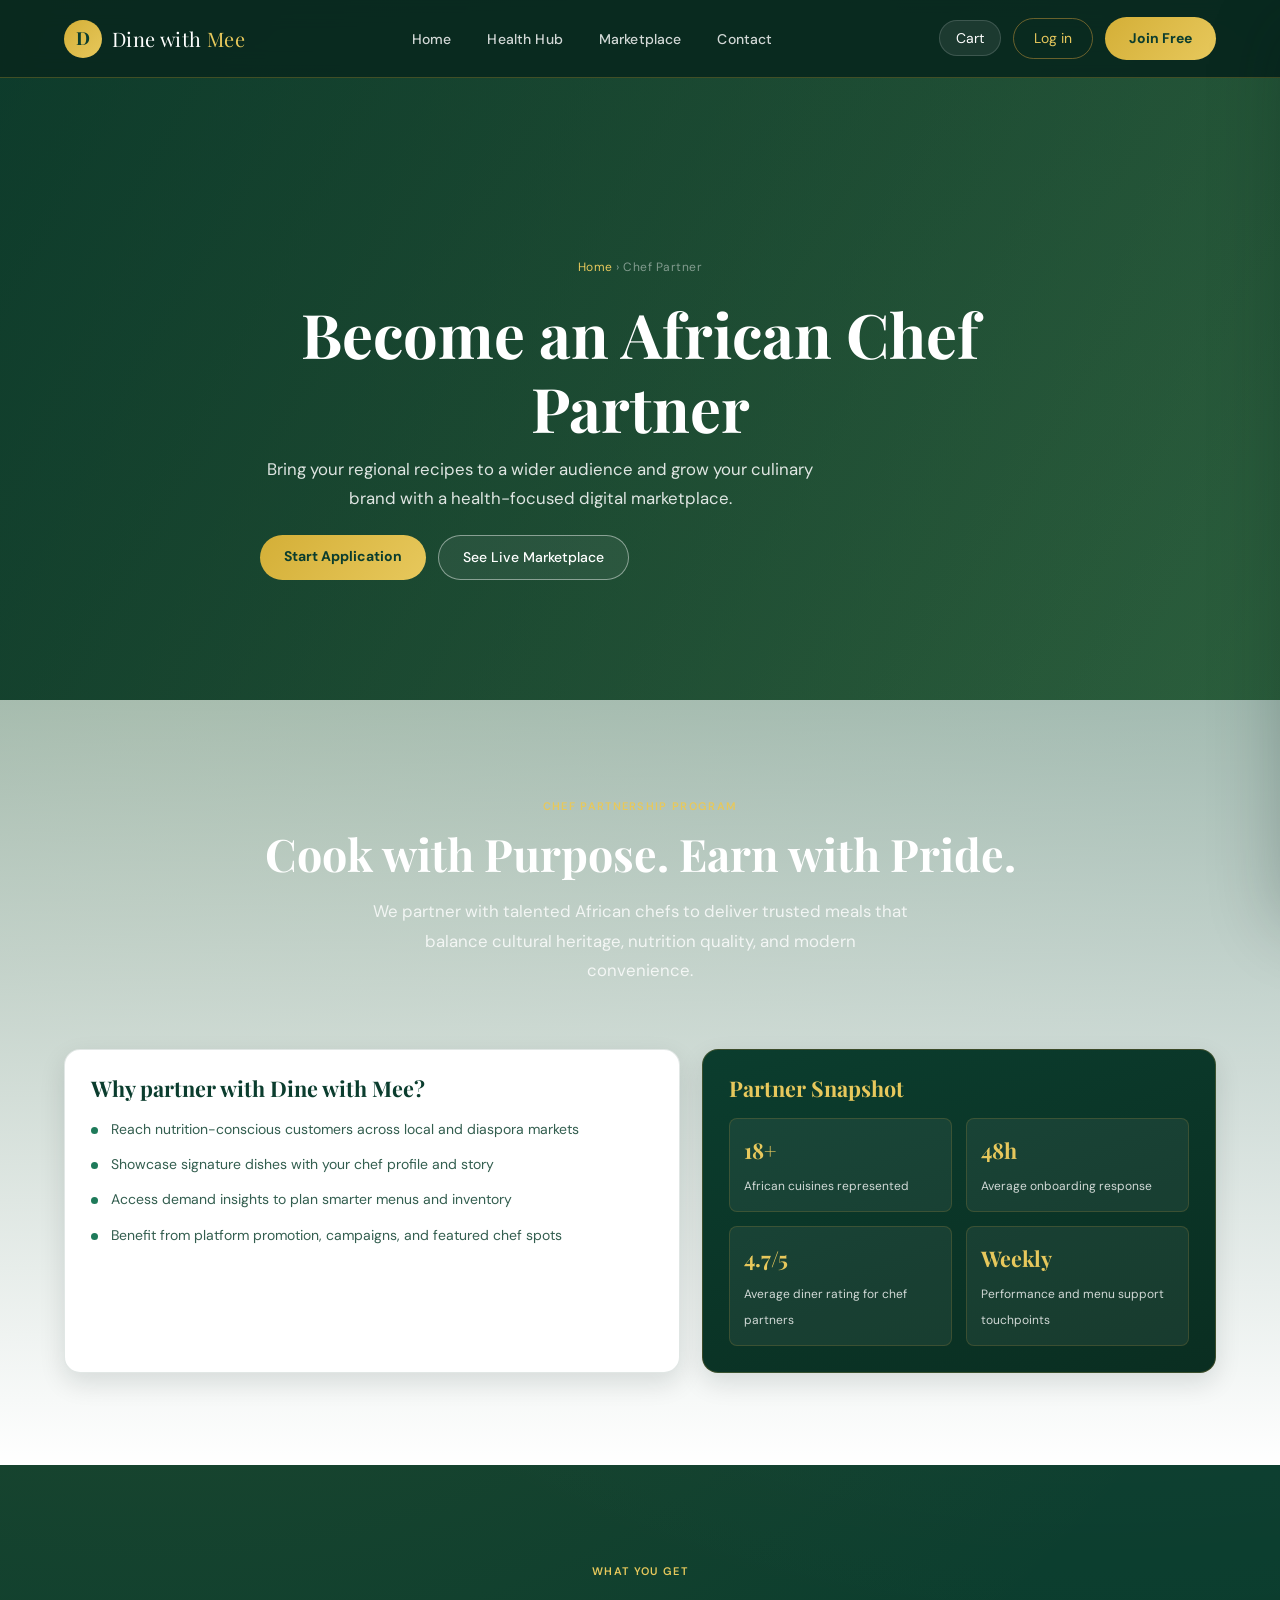
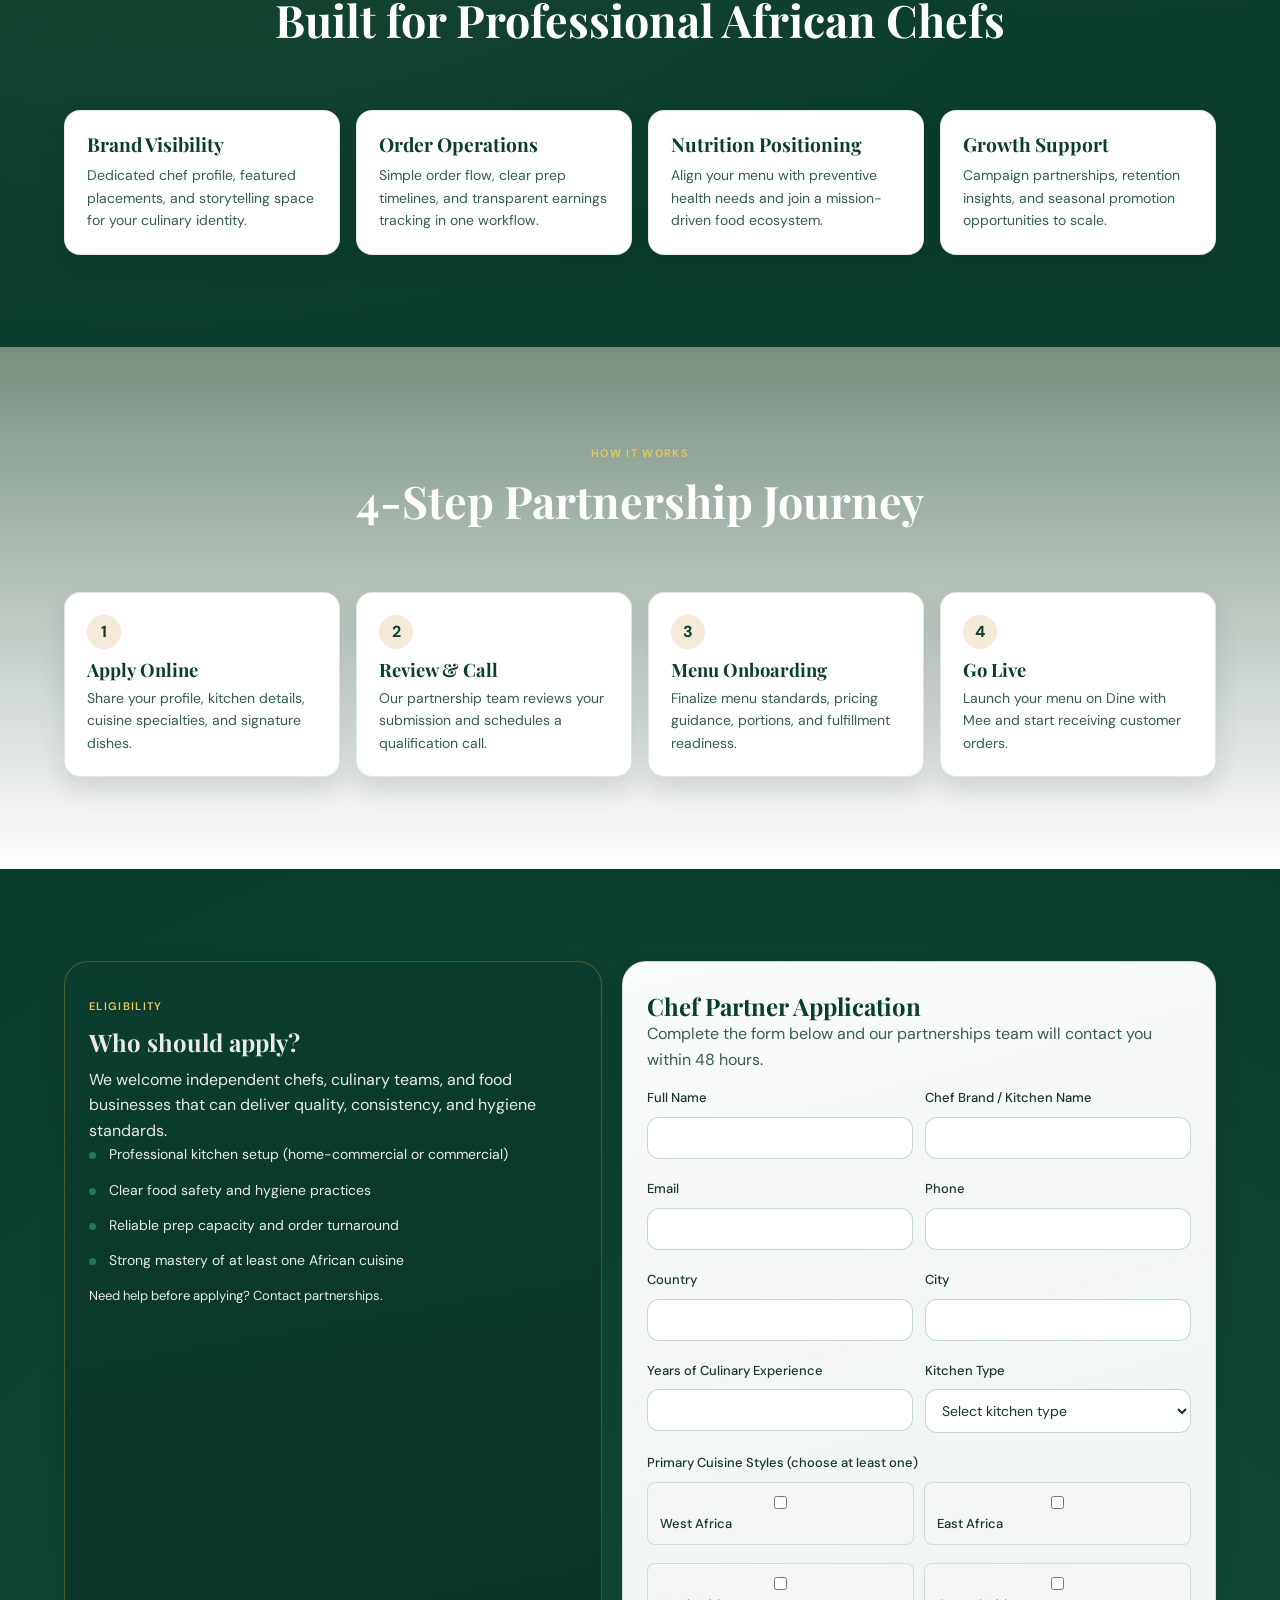
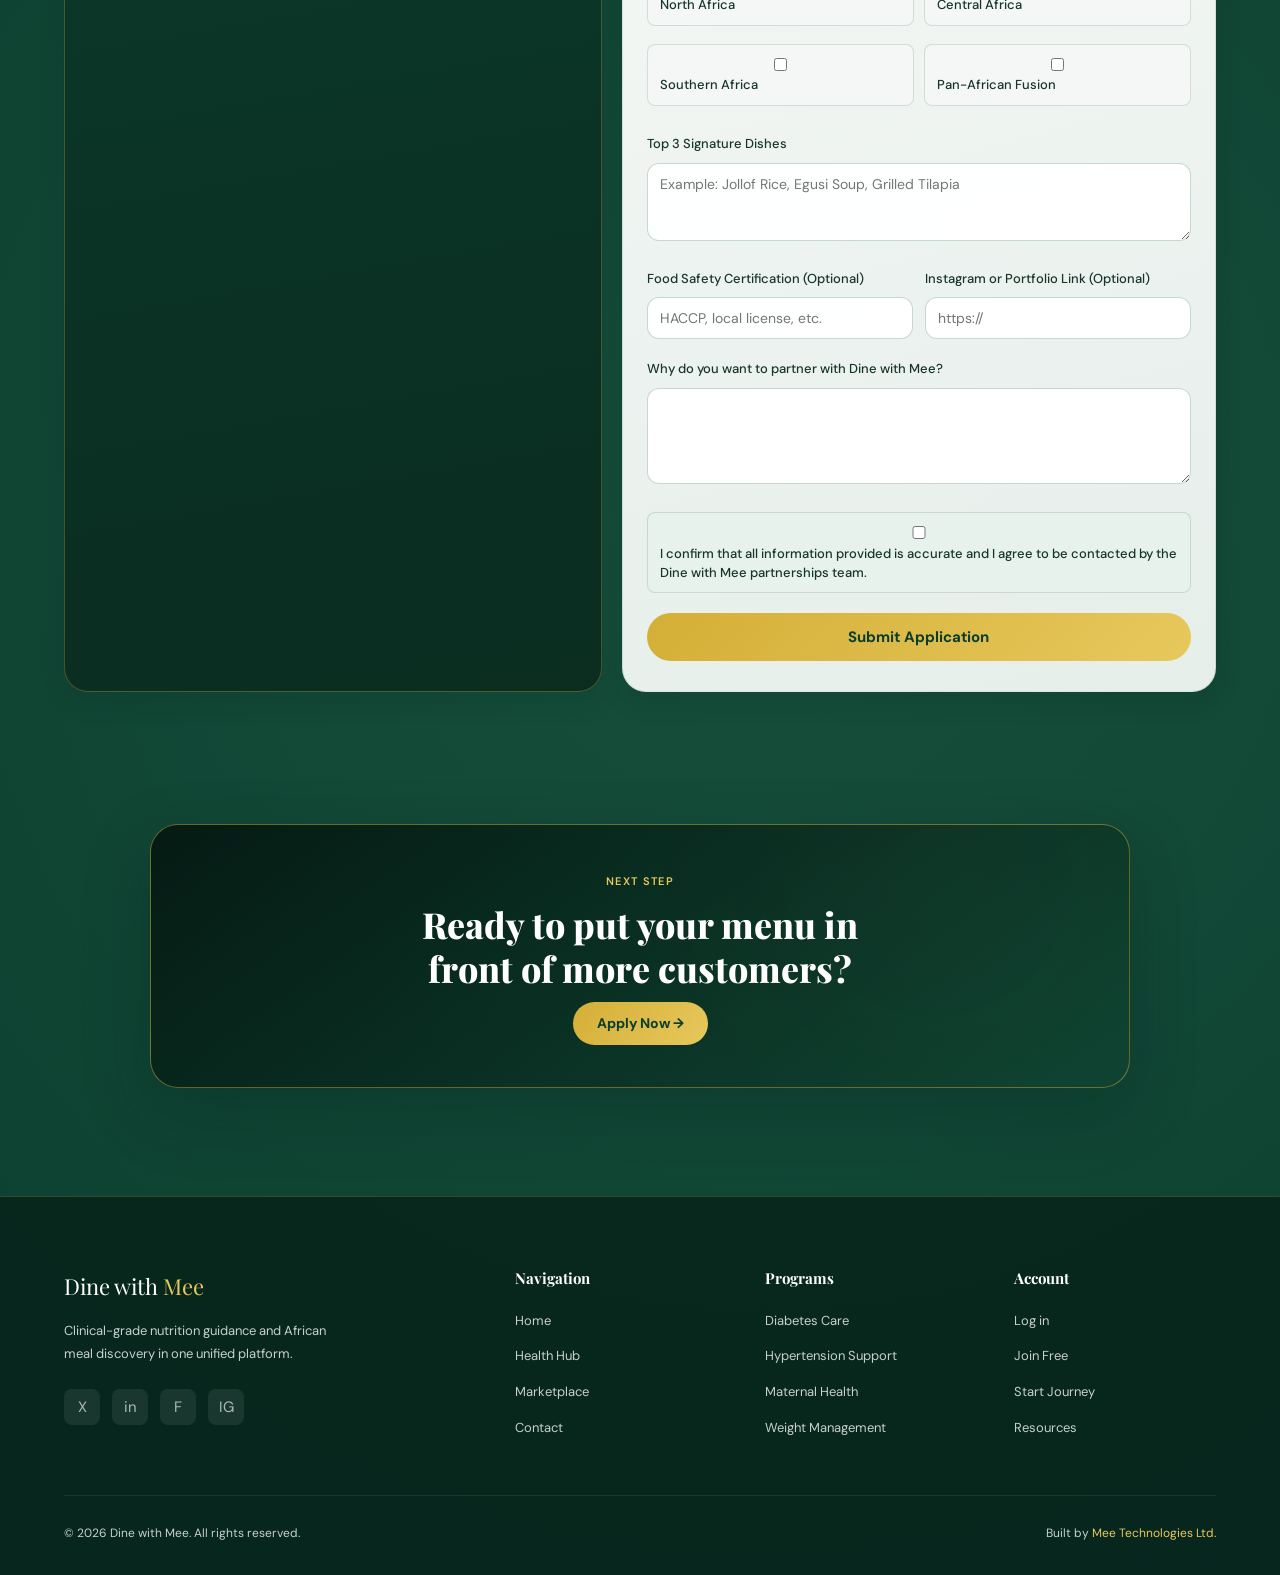
<file: chef-partner.html>
<!DOCTYPE html>
<html lang="en">
<head>
  <meta charset="UTF-8" />
  <meta name="viewport" content="width=device-width, initial-scale=1.0" />
  <title>African Chef Partner | Dine with Mee</title>
  <meta name="description" content="Apply to become an African Chef Partner on Dine with Mee and serve culturally rooted, clinically aligned meals to more families." />
  <link rel="stylesheet" href="styles.css" />
</head>
<body>

<nav class="navbar">
  <a href="index.html#home" class="nav-logo">
    <div class="logo-mark">D</div>
    <span class="logo-text">Dine with <span>Mee</span></span>
  </a>

  <ul class="nav-links" id="nav-links">
    <li><a href="index.html">Home</a></li>
    <li><a href="health.html">Health Hub</a></li>
    <li><a href="marketplace.html">Marketplace</a></li>
    <li><a href="contact.html">Contact</a></li>
  </ul>

  <div class="nav-actions">
    <button class="btn-cart" id="cart-btn" type="button">
      Cart
      <span class="cart-count" id="cart-count-nav" style="display:none">0</span>
    </button>
    <a href="login.html" class="btn-login">Log in</a>
    <a href="signup.html" class="btn-primary">Join Free</a>
    <button class="hamburger" id="hamburger" type="button" aria-label="Open menu">
      <span></span><span></span><span></span>
    </button>
  </div>
</nav>

<section class="page-hero chef-partner-hero" id="chef-partner-home">
  <div class="page-hero-content">
    <div class="breadcrumb"><a href="index.html#home">Home</a> &#8250; Chef Partner</div>
    <h1>Become an African Chef Partner</h1>
    <p>Bring your regional recipes to a wider audience and grow your culinary brand with a health-focused digital marketplace.</p>
    <div class="chef-hero-actions">
      <a href="#chef-partner-apply" class="btn-primary">Start Application</a>
      <a href="marketplace.html" class="btn-secondary">See Live Marketplace</a>
    </div>
  </div>
</section>

<section class="section chef-partner-intro">
  <div class="section-header">
    <span class="section-tag">Chef Partnership Program</span>
    <h2>Cook with Purpose. Earn with Pride.</h2>
    <p>We partner with talented African chefs to deliver trusted meals that balance cultural heritage, nutrition quality, and modern convenience.</p>
  </div>

  <div class="chef-partner-split">
    <article class="chef-partner-card">
      <h3>Why partner with Dine with Mee?</h3>
      <ul class="chef-checklist">
        <li>Reach nutrition-conscious customers across local and diaspora markets</li>
        <li>Showcase signature dishes with your chef profile and story</li>
        <li>Access demand insights to plan smarter menus and inventory</li>
        <li>Benefit from platform promotion, campaigns, and featured chef spots</li>
      </ul>
    </article>

    <article class="chef-partner-card chef-metrics-card">
      <h3>Partner Snapshot</h3>
      <div class="chef-metrics-grid">
        <div class="chef-metric">
          <strong>18+</strong>
          <span>African cuisines represented</span>
        </div>
        <div class="chef-metric">
          <strong>48h</strong>
          <span>Average onboarding response</span>
        </div>
        <div class="chef-metric">
          <strong>4.7/5</strong>
          <span>Average diner rating for chef partners</span>
        </div>
        <div class="chef-metric">
          <strong>Weekly</strong>
          <span>Performance and menu support touchpoints</span>
        </div>
      </div>
    </article>
  </div>
</section>

<section class="section chef-benefits-section">
  <div class="section-header">
    <span class="section-tag">What You Get</span>
    <h2>Built for Professional African Chefs</h2>
  </div>

  <div class="chef-benefits-grid">
    <article class="chef-benefit-card">
      <h3>Brand Visibility</h3>
      <p>Dedicated chef profile, featured placements, and storytelling space for your culinary identity.</p>
    </article>

    <article class="chef-benefit-card">
      <h3>Order Operations</h3>
      <p>Simple order flow, clear prep timelines, and transparent earnings tracking in one workflow.</p>
    </article>

    <article class="chef-benefit-card">
      <h3>Nutrition Positioning</h3>
      <p>Align your menu with preventive health needs and join a mission-driven food ecosystem.</p>
    </article>

    <article class="chef-benefit-card">
      <h3>Growth Support</h3>
      <p>Campaign partnerships, retention insights, and seasonal promotion opportunities to scale.</p>
    </article>
  </div>
</section>

<section class="section chef-process-section">
  <div class="section-header">
    <span class="section-tag">How It Works</span>
    <h2>4-Step Partnership Journey</h2>
  </div>

  <div class="chef-process-grid">
    <article class="chef-step-card">
      <span class="chef-step-num">1</span>
      <h3>Apply Online</h3>
      <p>Share your profile, kitchen details, cuisine specialties, and signature dishes.</p>
    </article>

    <article class="chef-step-card">
      <span class="chef-step-num">2</span>
      <h3>Review & Call</h3>
      <p>Our partnership team reviews your submission and schedules a qualification call.</p>
    </article>

    <article class="chef-step-card">
      <span class="chef-step-num">3</span>
      <h3>Menu Onboarding</h3>
      <p>Finalize menu standards, pricing guidance, portions, and fulfillment readiness.</p>
    </article>

    <article class="chef-step-card">
      <span class="chef-step-num">4</span>
      <h3>Go Live</h3>
      <p>Launch your menu on Dine with Mee and start receiving customer orders.</p>
    </article>
  </div>
</section>

<section class="section chef-application-section" id="chef-partner-apply">
  <div class="contact-grid chef-application-grid">
    <article class="contact-info-card chef-requirements-card">
      <span class="section-tag">Eligibility</span>
      <h2>Who should apply?</h2>
      <p>We welcome independent chefs, culinary teams, and food businesses that can deliver quality, consistency, and hygiene standards.</p>

      <ul class="chef-checklist">
        <li>Professional kitchen setup (home-commercial or commercial)</li>
        <li>Clear food safety and hygiene practices</li>
        <li>Reliable prep capacity and order turnaround</li>
        <li>Strong mastery of at least one African cuisine</li>
      </ul>

      <p class="chef-form-note">Need help before applying? <a href="contact.html">Contact partnerships</a>.</p>
    </article>

    <article class="contact-form-card chef-form-card">
      <h2>Chef Partner Application</h2>
      <p>Complete the form below and our partnerships team will contact you within 48 hours.</p>

      <form id="chef-partner-form" class="contact-form" novalidate>
        <div class="checkout-fields-grid">
          <div class="form-group">
            <label for="chef-full-name">Full Name</label>
            <input id="chef-full-name" name="full-name" type="text" required />
          </div>
          <div class="form-group">
            <label for="chef-brand-name">Chef Brand / Kitchen Name</label>
            <input id="chef-brand-name" name="brand-name" type="text" required />
          </div>
        </div>

        <div class="checkout-fields-grid">
          <div class="form-group">
            <label for="chef-email">Email</label>
            <input id="chef-email" name="email" type="email" required />
          </div>
          <div class="form-group">
            <label for="chef-phone">Phone</label>
            <input id="chef-phone" name="phone" type="tel" required />
          </div>
        </div>

        <div class="checkout-fields-grid">
          <div class="form-group">
            <label for="chef-country">Country</label>
            <input id="chef-country" name="country" type="text" required />
          </div>
          <div class="form-group">
            <label for="chef-city">City</label>
            <input id="chef-city" name="city" type="text" required />
          </div>
        </div>

        <div class="checkout-fields-grid">
          <div class="form-group">
            <label for="chef-experience">Years of Culinary Experience</label>
            <input id="chef-experience" name="experience" type="number" min="0" required />
          </div>
          <div class="form-group">
            <label for="chef-kitchen-type">Kitchen Type</label>
            <select id="chef-kitchen-type" name="kitchen-type" required>
              <option value="">Select kitchen type</option>
              <option value="home-commercial">Home-Commercial Kitchen</option>
              <option value="commercial">Commercial Kitchen</option>
              <option value="restaurant">Restaurant Kitchen</option>
              <option value="cloud">Cloud Kitchen</option>
            </select>
          </div>
        </div>

        <div class="form-group">
          <label>Primary Cuisine Styles (choose at least one)</label>
          <div class="chef-checkbox-grid">
            <label class="chef-checkbox-chip"><input type="checkbox" name="cuisines" value="West Africa" /> West Africa</label>
            <label class="chef-checkbox-chip"><input type="checkbox" name="cuisines" value="East Africa" /> East Africa</label>
            <label class="chef-checkbox-chip"><input type="checkbox" name="cuisines" value="North Africa" /> North Africa</label>
            <label class="chef-checkbox-chip"><input type="checkbox" name="cuisines" value="Central Africa" /> Central Africa</label>
            <label class="chef-checkbox-chip"><input type="checkbox" name="cuisines" value="Southern Africa" /> Southern Africa</label>
            <label class="chef-checkbox-chip"><input type="checkbox" name="cuisines" value="Pan-African Fusion" /> Pan-African Fusion</label>
          </div>
        </div>

        <div class="form-group">
          <label for="chef-signature-dishes">Top 3 Signature Dishes</label>
          <textarea id="chef-signature-dishes" name="signature-dishes" rows="3" placeholder="Example: Jollof Rice, Egusi Soup, Grilled Tilapia" required></textarea>
        </div>

        <div class="checkout-fields-grid">
          <div class="form-group">
            <label for="chef-certification">Food Safety Certification (Optional)</label>
            <input id="chef-certification" name="certification" type="text" placeholder="HACCP, local license, etc." />
          </div>
          <div class="form-group">
            <label for="chef-instagram">Instagram or Portfolio Link (Optional)</label>
            <input id="chef-instagram" name="portfolio" type="url" placeholder="https://" />
          </div>
        </div>

        <div class="form-group">
          <label for="chef-story">Why do you want to partner with Dine with Mee?</label>
          <textarea id="chef-story" name="story" rows="4" required></textarea>
        </div>

        <div class="form-group chef-consent">
          <label class="chef-checkbox-chip">
            <input type="checkbox" name="consent" required />
            I confirm that all information provided is accurate and I agree to be contacted by the Dine with Mee partnerships team.
          </label>
        </div>

        <button type="submit" class="btn-primary btn-full">Submit Application</button>
      </form>
    </article>
  </div>
</section>

<section class="section ready-cta mini-ready">
  <div class="ready-cta-box">
    <span class="section-tag">Next Step</span>
    <h2>Ready to put your menu in front of more customers?</h2>
    <a href="#chef-partner-apply" class="btn-primary">Apply Now &#8594;</a>
  </div>
</section>

<footer>
  <div class="footer-grid">
    <div class="footer-brand">
      <span class="logo-text">Dine with <span>Mee</span></span>
      <p>Clinical-grade nutrition guidance and African meal discovery in one unified platform.</p>
      <div class="social-links">
        <a href="#" aria-label="X">X</a>
        <a href="#" aria-label="LinkedIn">in</a>
        <a href="#" aria-label="Facebook">F</a>
        <a href="#" aria-label="Instagram">IG</a>
      </div>
    </div>

    <div class="footer-col">
      <h5>Navigation</h5>
      <ul>
        <li><a href="index.html">Home</a></li>
        <li><a href="health.html">Health Hub</a></li>
        <li><a href="marketplace.html">Marketplace</a></li>
        <li><a href="contact.html">Contact</a></li>
      </ul>
    </div>

    <div class="footer-col">
      <h5>Programs</h5>
      <ul>
        <li><a href="health.html#diabetes">Diabetes Care</a></li>
        <li><a href="health.html#hypertension">Hypertension Support</a></li>
        <li><a href="health.html#maternal-care-pathway">Maternal Health</a></li>
        <li><a href="health.html#obesity">Weight Management</a></li>
      </ul>
    </div>

    <div class="footer-col">
      <h5>Account</h5>
      <ul>
        <li><a href="login.html">Log in</a></li>
        <li><a href="signup.html">Join Free</a></li>
        <li><a href="index.html#ready-to-heal">Start Journey</a></li>
        <li><a href="health.html#nutrition-research">Resources</a></li>
      </ul>
    </div>
  </div>

  <div class="footer-bottom">
    <span>&copy; 2026 Dine with Mee. All rights reserved.</span>
    <span>Built by <span class="gold">Mee Technologies Ltd.</span></span>
  </div>
</footer>

<div class="cart-overlay" id="cart-overlay"></div>
<div class="cart-sidebar" id="cart-sidebar">
  <div class="cart-header">
    <h3>Your Cart</h3>
    <button class="cart-close" id="cart-close" type="button">X</button>
  </div>
  <div class="cart-items" id="cart-items">
    <div class="cart-empty">
      <span class="emoji">Meal</span>
      Your cart is empty.<br />Explore our marketplace!
    </div>
  </div>
  <div class="cart-footer">
    <div class="cart-total">
      <span>Total</span>
      <span class="amount" id="cart-total-amount">0 RWF</span>
    </div>
    <button class="btn-primary btn-full" type="button" onclick="showToast('Checkout loading...')">Checkout</button>
  </div>
</div>

<script src="script.js"></script>
</body>
</html>
</file>
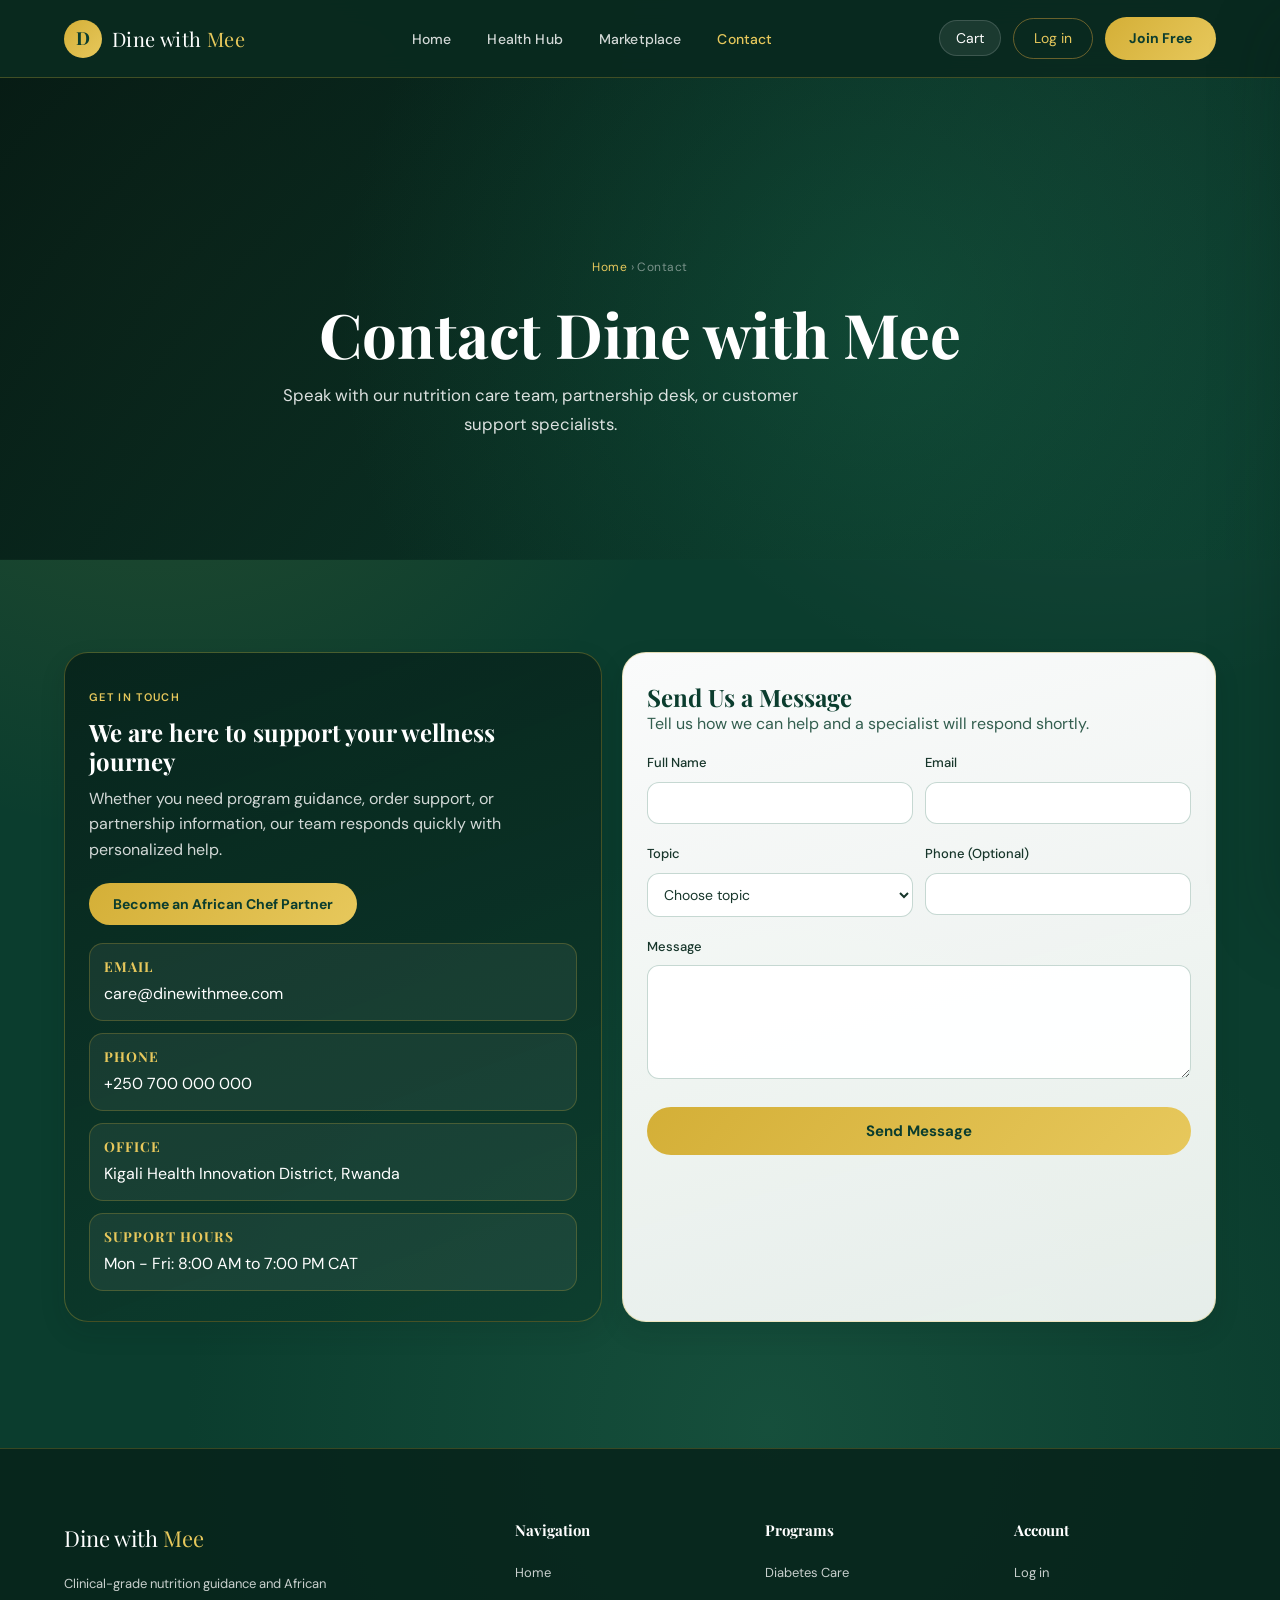
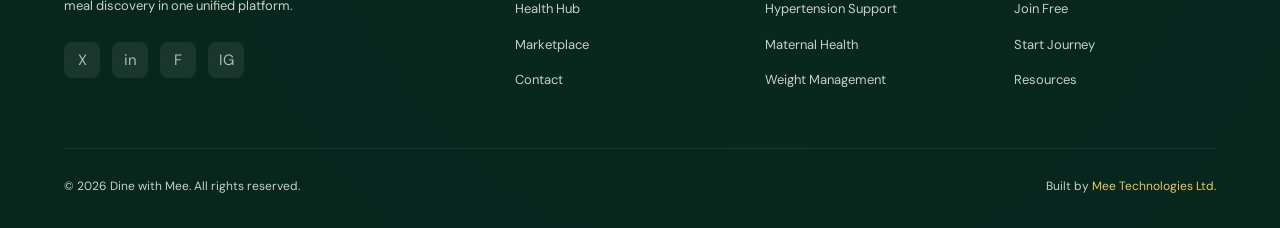
<file: contact.html>
<!DOCTYPE html>
<html lang="en">
<head>
  <meta charset="UTF-8" />
  <meta name="viewport" content="width=device-width, initial-scale=1.0" />
  <title>Contact | Dine with Mee</title>
  <meta name="description" content="Contact Dine with Mee for clinical nutrition support, partnerships, and customer care." />
  <link rel="stylesheet" href="styles.css" />
</head>
<body>

<nav class="navbar">
  <a href="index.html#home" class="nav-logo">
    <div class="logo-mark">D</div>
    <span class="logo-text">Dine with <span>Mee</span></span>
  </a>

  <ul class="nav-links" id="nav-links">
    <li><a href="index.html">Home</a></li>
    <li><a href="health.html">Health Hub</a></li>
    <li><a href="marketplace.html">Marketplace</a></li>
    <li><a href="contact.html" class="active">Contact</a></li>
  </ul>

  <div class="nav-actions">
    <button class="btn-cart" id="cart-btn" type="button">
      Cart
      <span class="cart-count" id="cart-count-nav" style="display:none">0</span>
    </button>
    <a href="login.html" class="btn-login">Log in</a>
    <a href="signup.html" class="btn-primary">Join Free</a>
    <button class="hamburger" id="hamburger" type="button" aria-label="Open menu">
      <span></span><span></span><span></span>
    </button>
  </div>
</nav>

<section class="page-hero" id="contact-home">
  <div class="page-hero-content">
    <div class="breadcrumb"><a href="index.html#home">Home</a> &#8250; Contact</div>
    <h1>Contact Dine with Mee</h1>
    <p>Speak with our nutrition care team, partnership desk, or customer support specialists.</p>
  </div>
</section>

<section class="section contact-section">
  <div class="contact-grid">
    <article class="contact-info-card">
      <span class="section-tag">Get in Touch</span>
      <h2>We are here to support your wellness journey</h2>
      <p>Whether you need program guidance, order support, or partnership information, our team responds quickly with personalized help.</p>
      <div class="contact-partner-cta">
        <a href="chef-partner.html" class="btn-primary">Become an African Chef Partner</a>
      </div>

      <div class="contact-info-list">
        <div class="contact-info-item">
          <h3>Email</h3>
          <p>care@dinewithmee.com</p>
        </div>
        <div class="contact-info-item">
          <h3>Phone</h3>
          <p>+250 700 000 000</p>
        </div>
        <div class="contact-info-item">
          <h3>Office</h3>
          <p>Kigali Health Innovation District, Rwanda</p>
        </div>
        <div class="contact-info-item">
          <h3>Support Hours</h3>
          <p>Mon - Fri: 8:00 AM to 7:00 PM CAT</p>
        </div>
      </div>
    </article>

    <article class="contact-form-card">
      <h2>Send Us a Message</h2>
      <p>Tell us how we can help and a specialist will respond shortly.</p>

      <form id="contact-form" class="contact-form" novalidate>
        <div class="checkout-fields-grid">
          <div class="form-group">
            <label for="contact-name">Full Name</label>
            <input id="contact-name" name="name" type="text" required />
          </div>
          <div class="form-group">
            <label for="contact-email">Email</label>
            <input id="contact-email" name="email" type="email" required />
          </div>
        </div>

        <div class="checkout-fields-grid">
          <div class="form-group">
            <label for="contact-topic">Topic</label>
            <select id="contact-topic" name="topic" required>
              <option value="">Choose topic</option>
              <option value="clinical">Clinical Program Support</option>
              <option value="orders">Meal Orders</option>
              <option value="partnerships">Partnerships</option>
              <option value="general">General Inquiry</option>
            </select>
          </div>
          <div class="form-group">
            <label for="contact-phone">Phone (Optional)</label>
            <input id="contact-phone" name="phone" type="tel" />
          </div>
        </div>

        <div class="form-group">
          <label for="contact-message">Message</label>
          <textarea id="contact-message" name="message" rows="5" required></textarea>
        </div>

        <button type="submit" class="btn-primary btn-full">Send Message</button>
      </form>
    </article>
  </div>
</section>

<footer>
  <div class="footer-grid">
    <div class="footer-brand">
      <span class="logo-text">Dine with <span>Mee</span></span>
      <p>Clinical-grade nutrition guidance and African meal discovery in one unified platform.</p>
      <div class="social-links">
        <a href="#" aria-label="X">X</a>
        <a href="#" aria-label="LinkedIn">in</a>
        <a href="#" aria-label="Facebook">F</a>
        <a href="#" aria-label="Instagram">IG</a>
      </div>
    </div>

    <div class="footer-col">
      <h5>Navigation</h5>
      <ul>
        <li><a href="index.html">Home</a></li>
        <li><a href="health.html">Health Hub</a></li>
        <li><a href="marketplace.html">Marketplace</a></li>
        <li><a href="contact.html">Contact</a></li>
      </ul>
    </div>

    <div class="footer-col">
      <h5>Programs</h5>
      <ul>
        <li><a href="health.html#diabetes">Diabetes Care</a></li>
        <li><a href="health.html#hypertension">Hypertension Support</a></li>
        <li><a href="health.html#maternal-care-pathway">Maternal Health</a></li>
        <li><a href="health.html#obesity">Weight Management</a></li>
      </ul>
    </div>

    <div class="footer-col">
      <h5>Account</h5>
      <ul>
        <li><a href="login.html">Log in</a></li>
        <li><a href="signup.html">Join Free</a></li>
        <li><a href="index.html#ready-to-heal">Start Journey</a></li>
        <li><a href="health.html#nutrition-research">Resources</a></li>
      </ul>
    </div>
  </div>

  <div class="footer-bottom">
    <span>&copy; 2026 Dine with Mee. All rights reserved.</span>
    <span>Built by <span class="gold">Mee Technologies Ltd.</span></span>
  </div>
</footer>

<div class="cart-overlay" id="cart-overlay"></div>
<div class="cart-sidebar" id="cart-sidebar">
  <div class="cart-header">
    <h3>Your Cart</h3>
    <button class="cart-close" id="cart-close" type="button">X</button>
  </div>
  <div class="cart-items" id="cart-items">
    <div class="cart-empty">
      <span class="emoji">Meal</span>
      Your cart is empty.<br />Explore our marketplace!
    </div>
  </div>
  <div class="cart-footer">
    <div class="cart-total">
      <span>Total</span>
      <span class="amount" id="cart-total-amount">0 RWF</span>
    </div>
    <button class="btn-primary btn-full" type="button" onclick="showToast('Checkout loading...')">Checkout</button>
  </div>
</div>

<script src="script.js"></script>
</body>
</html>
</file>
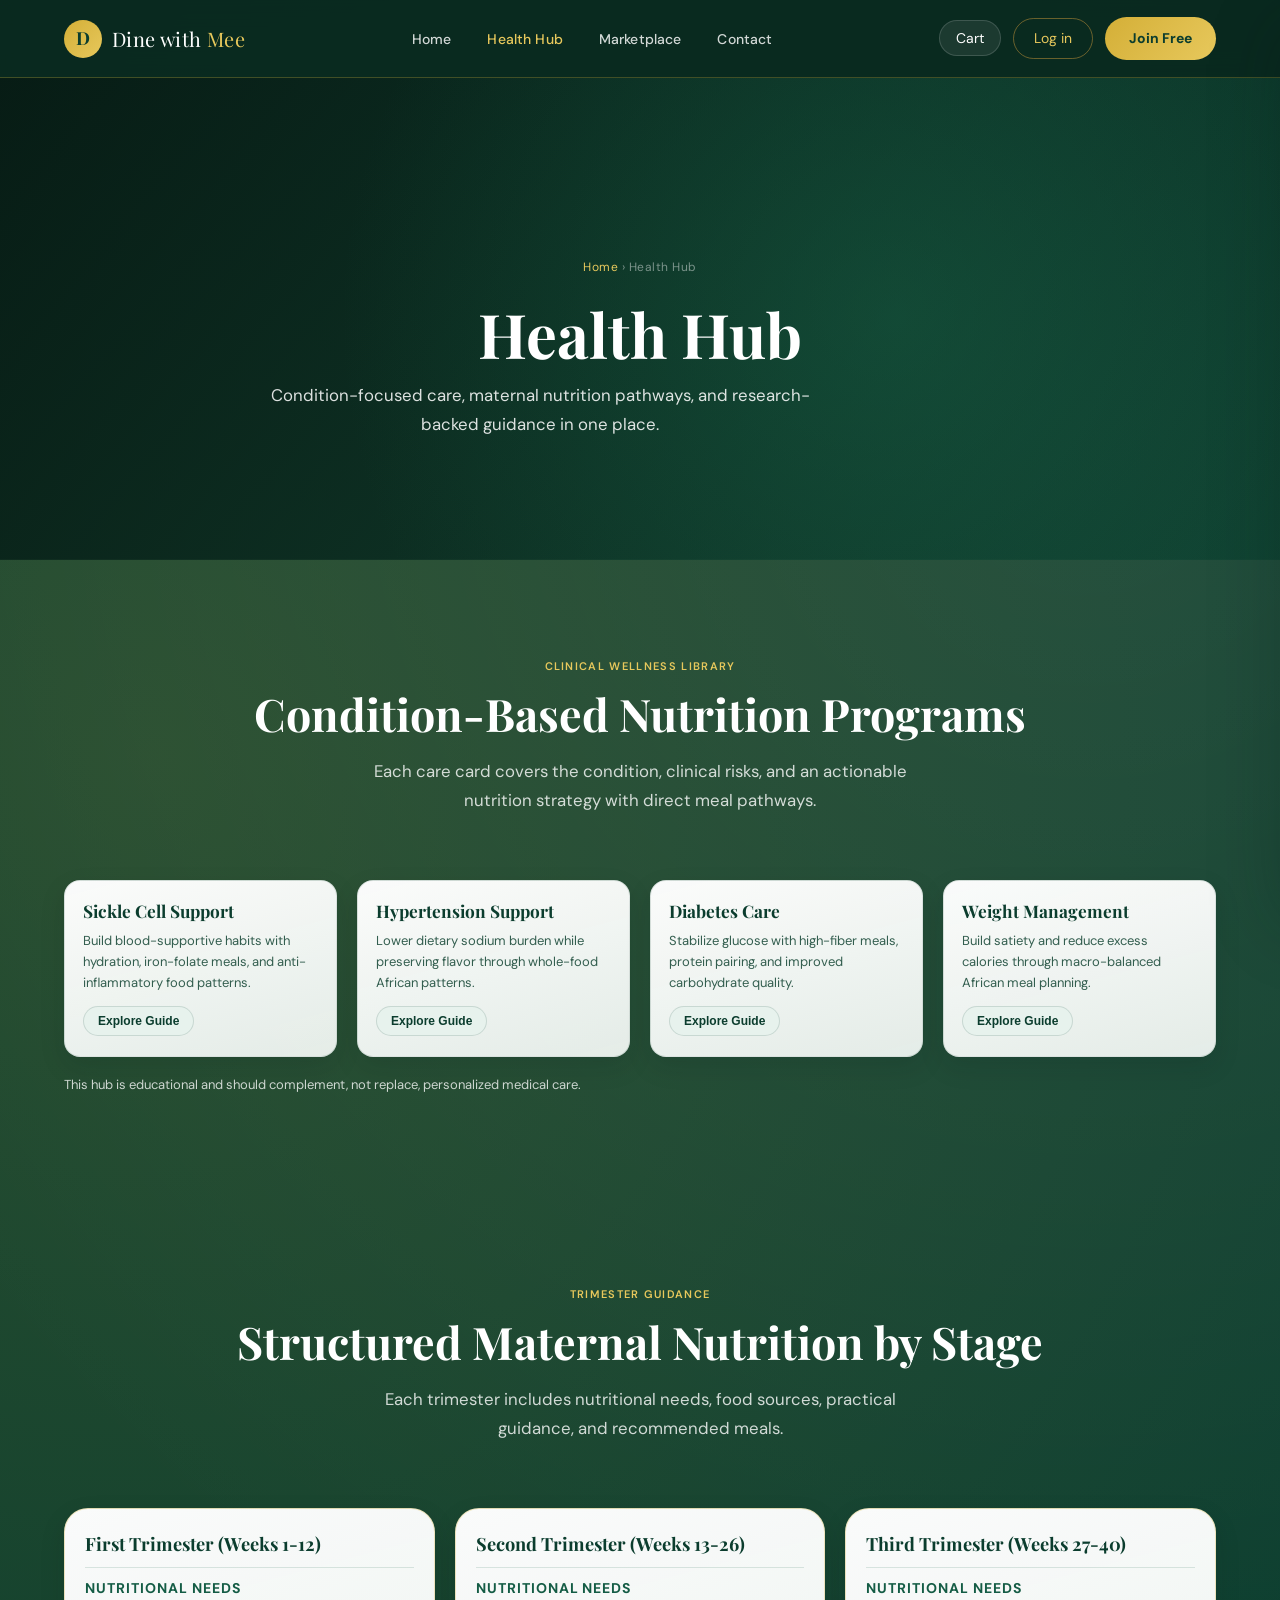
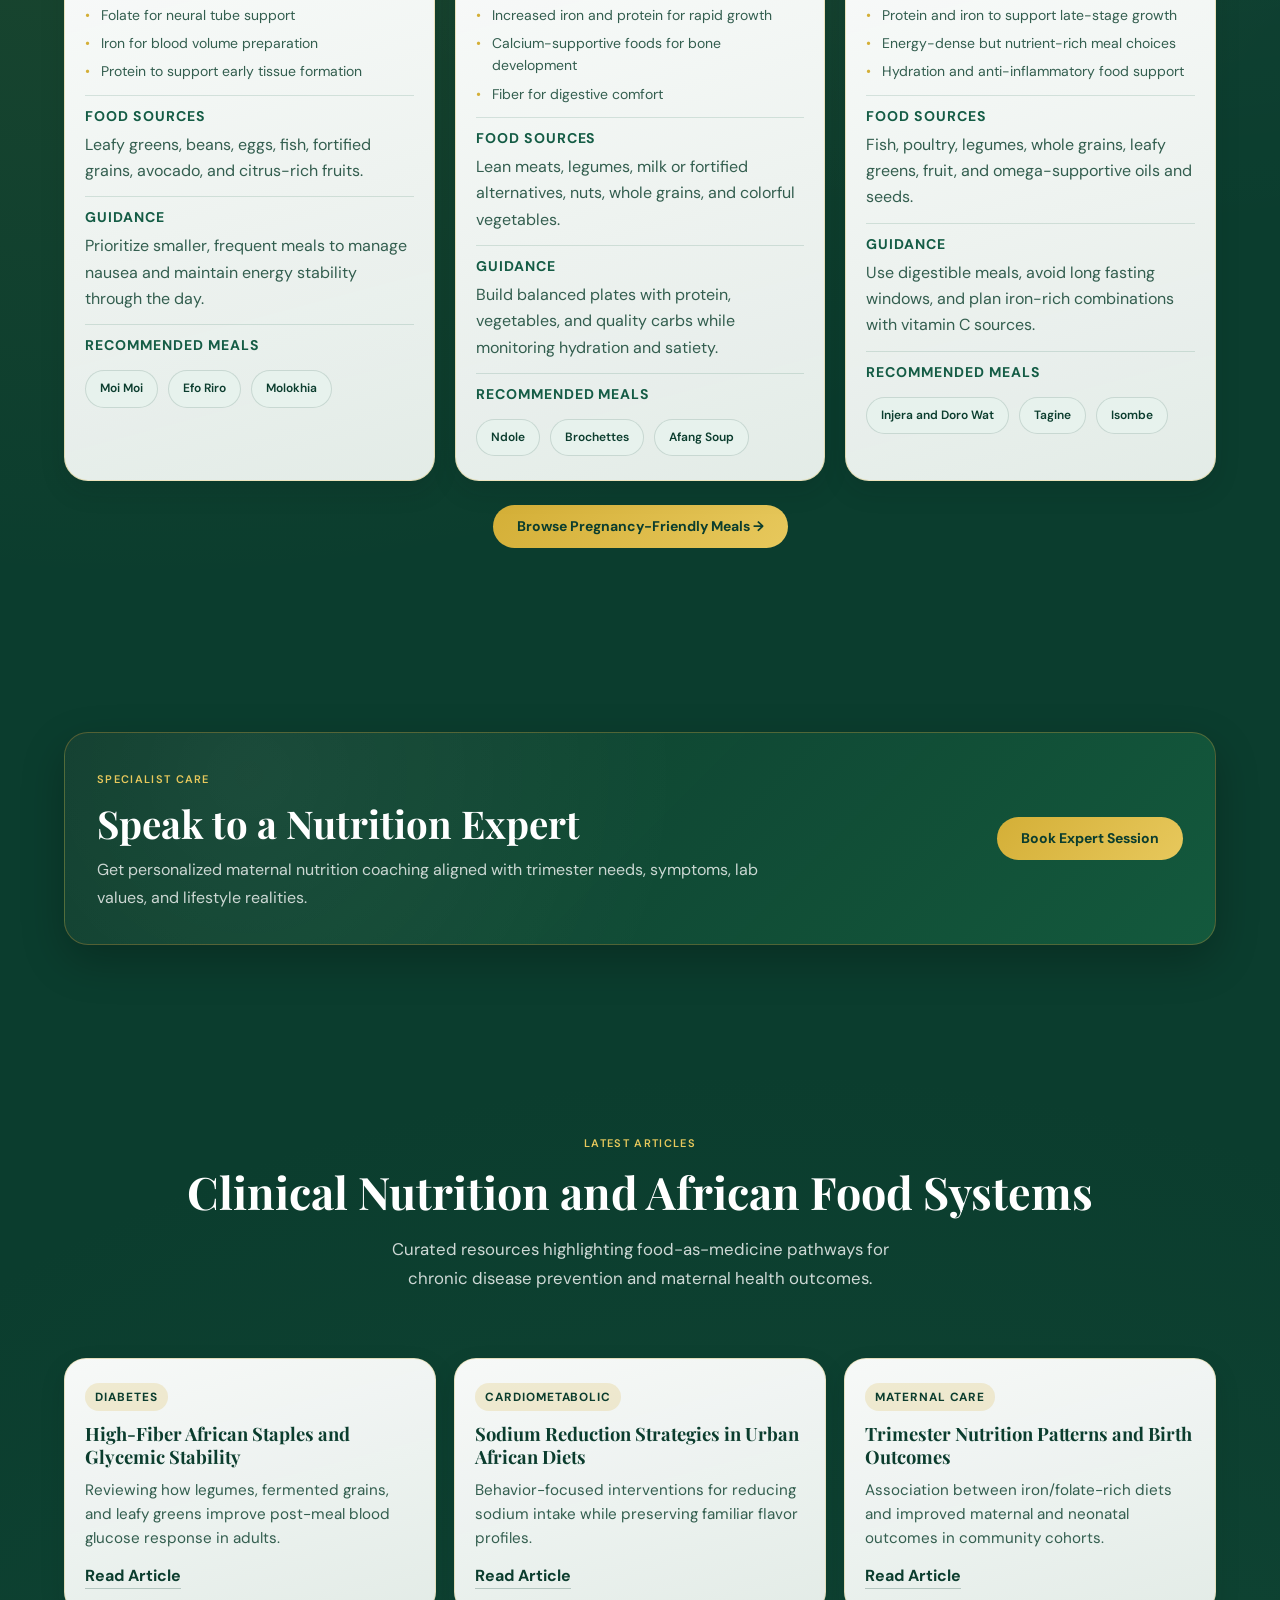
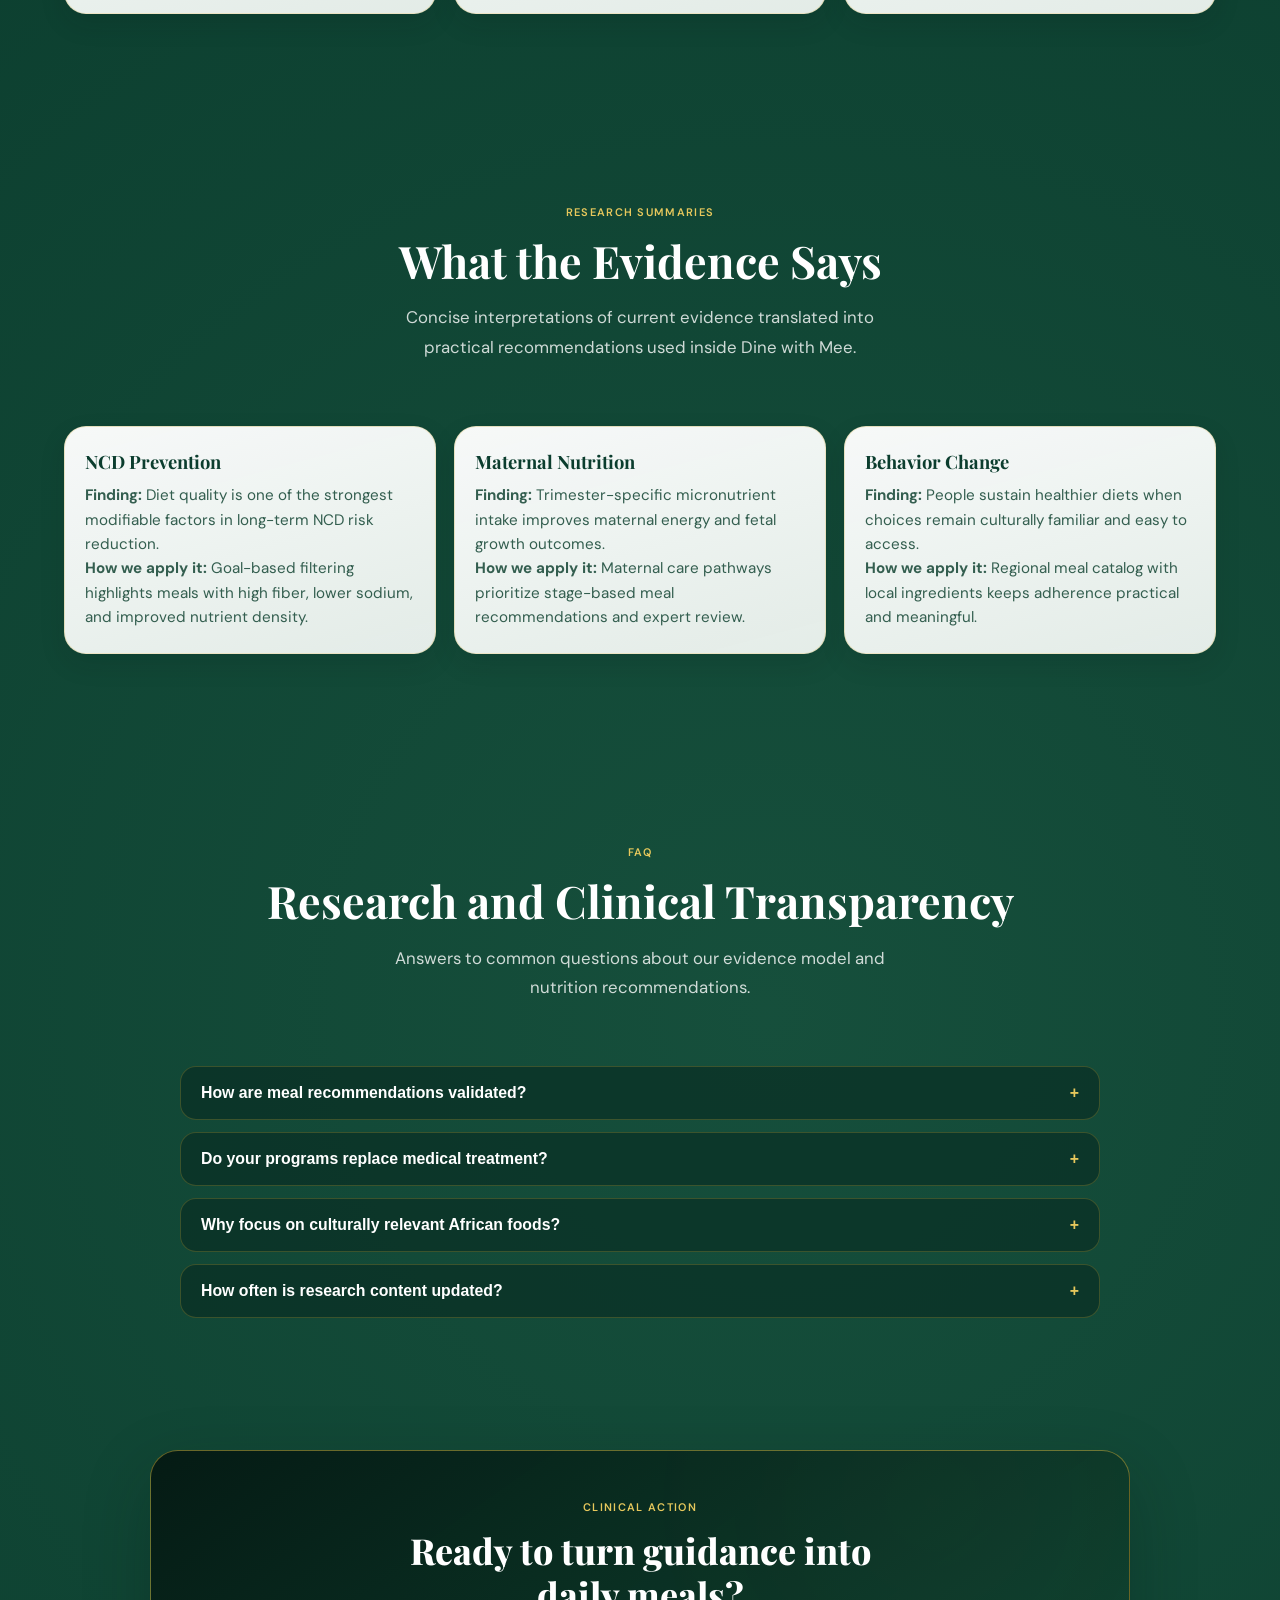
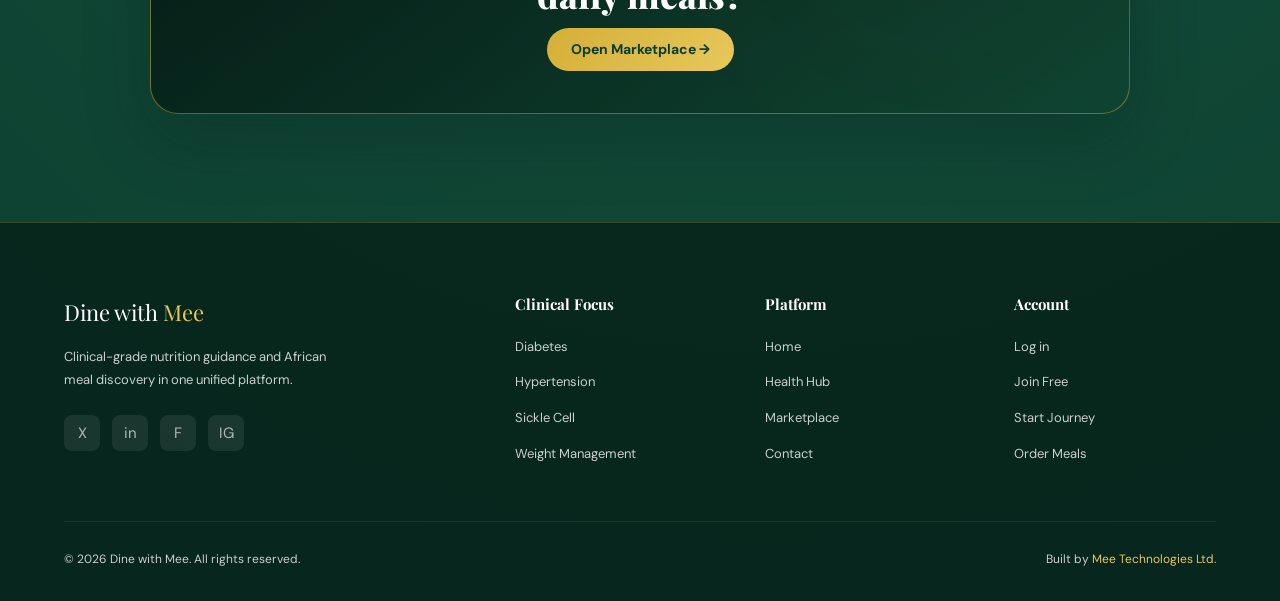
<file: health.html>
<!DOCTYPE html>
<html lang="en">
<head>
  <meta charset="UTF-8" />
  <meta name="viewport" content="width=device-width, initial-scale=1.0" />
  <title>Health Hub | Dine with Mee</title>
  <meta name="description" content="Condition-based programs, maternal care pathways, and nutrition research in one unified Health Hub." />
  <link rel="stylesheet" href="styles.css" />
</head>
<body>

<nav class="navbar">
  <a href="index.html#home" class="nav-logo">
    <div class="logo-mark">D</div>
    <span class="logo-text">Dine with <span>Mee</span></span>
  </a>

  <ul class="nav-links" id="nav-links">
    <li><a href="index.html">Home</a></li>
    <li><a href="health.html" class="active">Health Hub</a></li>
    <li><a href="marketplace.html">Marketplace</a></li>
    <li><a href="contact.html">Contact</a></li>
  </ul>

  <div class="nav-actions">
    <button class="btn-cart" id="cart-btn" type="button">
      Cart
      <span class="cart-count" id="cart-count-nav" style="display:none">0</span>
    </button>
    <a href="login.html" class="btn-login">Log in</a>
    <a href="signup.html" class="btn-primary">Join Free</a>
    <button class="hamburger" id="hamburger" type="button" aria-label="Open menu">
      <span></span><span></span><span></span>
    </button>
  </div>
</nav>

<section class="page-hero" id="health-hub-home">
  <div class="page-hero-content">
    <div class="breadcrumb"><a href="index.html#home">Home</a> &#8250; Health Hub</div>
    <h1>Health Hub</h1>
    <p>Condition-focused care, maternal nutrition pathways, and research-backed guidance in one place.</p>
  </div>
</section>

<section class="section" id="health-conditions">
  <div class="section-header">
    <span class="section-tag">Clinical Wellness Library</span>
    <h2>Condition-Based Nutrition Programs</h2>
    <p>Each care card covers the condition, clinical risks, and an actionable nutrition strategy with direct meal pathways.</p>
  </div>

  <div class="resource-grid health-hub-grid">
    <article class="resource-card guide-card" id="sickle-cell" data-guide-card>
      <h3>Sickle Cell Support</h3>
      <p class="guide-preview">Build blood-supportive habits with hydration, iron-folate meals, and anti-inflammatory food patterns.</p>
      <button class="guide-toggle-btn" type="button" data-guide-toggle aria-expanded="false">Explore Guide</button>
      <div class="guide-more" data-guide-more>
        <div class="resource-block">
          <h4>Clinical focus</h4>
          <p>Sickle cell disease can reduce oxygen delivery and increase fatigue episodes, making nutrient density and hydration essential.</p>
        </div>
        <div class="resource-block">
          <h4>Nutrition priorities</h4>
          <ul class="resource-list">
            <li>Hydration throughout the day</li>
            <li>Iron and folate-rich foods from greens and legumes</li>
            <li>Protein support for recovery and energy resilience</li>
          </ul>
        </div>
        <div class="resource-link-row">
          <a class="resource-link" href="marketplace.html">View supportive meals</a>
          <a class="resource-link" href="index.html#health-goals">Use goal filter</a>
        </div>
      </div>
    </article>

    <article class="resource-card guide-card" id="hypertension" data-guide-card>
      <h3>Hypertension Support</h3>
      <p class="guide-preview">Lower dietary sodium burden while preserving flavor through whole-food African patterns.</p>
      <button class="guide-toggle-btn" type="button" data-guide-toggle aria-expanded="false">Explore Guide</button>
      <div class="guide-more" data-guide-more>
        <div class="resource-block">
          <h4>Clinical focus</h4>
          <p>Persistent elevated blood pressure increases long-term cardiovascular and kidney risk.</p>
        </div>
        <div class="resource-block">
          <h4>Nutrition priorities</h4>
          <ul class="resource-list">
            <li>Reduce processed salty foods and hidden sodium</li>
            <li>Increase vegetables, legumes, and potassium-rich ingredients</li>
            <li>Prefer grilled, boiled, or lightly sauteed meals</li>
          </ul>
        </div>
        <div class="resource-link-row">
          <a class="resource-link" href="marketplace.html">Explore heart-friendly meals</a>
          <a class="resource-link" href="#nutrition-research">Read evidence summary</a>
        </div>
      </div>
    </article>

    <article class="resource-card guide-card" id="diabetes" data-guide-card>
      <h3>Diabetes Care</h3>
      <p class="guide-preview">Stabilize glucose with high-fiber meals, protein pairing, and improved carbohydrate quality.</p>
      <button class="guide-toggle-btn" type="button" data-guide-toggle aria-expanded="false">Explore Guide</button>
      <div class="guide-more" data-guide-more>
        <div class="resource-block">
          <h4>Clinical focus</h4>
          <p>Diabetes management improves with consistent, lower glycemic meal structure and better portion quality.</p>
        </div>
        <div class="resource-block">
          <h4>Nutrition priorities</h4>
          <ul class="resource-list">
            <li>Prioritize legumes, vegetables, and whole-grain options</li>
            <li>Combine carbohydrates with protein or healthy fat</li>
            <li>Use steady meal timing to reduce sharp glucose swings</li>
          </ul>
        </div>
        <div class="resource-link-row">
          <a class="resource-link" href="marketplace.html">Find diabetes meals</a>
          <a class="resource-link" href="index.html#health-goals">Apply diabetes filter</a>
        </div>
      </div>
    </article>

    <article class="resource-card guide-card" id="obesity" data-guide-card>
      <h3>Weight Management</h3>
      <p class="guide-preview">Build satiety and reduce excess calories through macro-balanced African meal planning.</p>
      <button class="guide-toggle-btn" type="button" data-guide-toggle aria-expanded="false">Explore Guide</button>
      <div class="guide-more" data-guide-more>
        <div class="resource-block">
          <h4>Clinical focus</h4>
          <p>Weight gain risk is often tied to low satiety food patterns and inconsistent meal quality.</p>
        </div>
        <div class="resource-block">
          <h4>Nutrition priorities</h4>
          <ul class="resource-list">
            <li>Increase fiber and protein to improve fullness</li>
            <li>Reduce sugar-dense drinks and ultra-processed snacks</li>
            <li>Keep meal rhythm predictable and hydration consistent</li>
          </ul>
        </div>
        <div class="resource-link-row">
          <a class="resource-link" href="marketplace.html">Browse weight-supportive meals</a>
          <a class="resource-link" href="#nutrition-research">See behavior evidence</a>
        </div>
      </div>
    </article>
  </div>

  <p class="resource-note">This hub is educational and should complement, not replace, personalized medical care.</p>
</section>

<section class="section maternal-timeline-section" id="maternal-care-pathway">
  <div class="section-header">
    <span class="section-tag">Trimester Guidance</span>
    <h2>Structured Maternal Nutrition by Stage</h2>
    <p>Each trimester includes nutritional needs, food sources, practical guidance, and recommended meals.</p>
  </div>

  <div class="trimester-grid">
    <article class="trimester-card" id="trimester-1">
      <h3>First Trimester (Weeks 1-12)</h3>

      <div class="trimester-block">
        <h4>Nutritional needs</h4>
        <ul class="resource-list">
          <li>Folate for neural tube support</li>
          <li>Iron for blood volume preparation</li>
          <li>Protein to support early tissue formation</li>
        </ul>
      </div>

      <div class="trimester-block">
        <h4>Food sources</h4>
        <p>Leafy greens, beans, eggs, fish, fortified grains, avocado, and citrus-rich fruits.</p>
      </div>

      <div class="trimester-block">
        <h4>Guidance</h4>
        <p>Prioritize smaller, frequent meals to manage nausea and maintain energy stability through the day.</p>
      </div>

      <div class="trimester-block">
        <h4>Recommended meals</h4>
        <div class="resource-link-row">
          <a class="resource-link" href="marketplace.html">Moi Moi</a>
          <a class="resource-link" href="marketplace.html">Efo Riro</a>
          <a class="resource-link" href="marketplace.html">Molokhia</a>
        </div>
      </div>
    </article>

    <article class="trimester-card" id="trimester-2">
      <h3>Second Trimester (Weeks 13-26)</h3>

      <div class="trimester-block">
        <h4>Nutritional needs</h4>
        <ul class="resource-list">
          <li>Increased iron and protein for rapid growth</li>
          <li>Calcium-supportive foods for bone development</li>
          <li>Fiber for digestive comfort</li>
        </ul>
      </div>

      <div class="trimester-block">
        <h4>Food sources</h4>
        <p>Lean meats, legumes, milk or fortified alternatives, nuts, whole grains, and colorful vegetables.</p>
      </div>

      <div class="trimester-block">
        <h4>Guidance</h4>
        <p>Build balanced plates with protein, vegetables, and quality carbs while monitoring hydration and satiety.</p>
      </div>

      <div class="trimester-block">
        <h4>Recommended meals</h4>
        <div class="resource-link-row">
          <a class="resource-link" href="marketplace.html">Ndole</a>
          <a class="resource-link" href="marketplace.html">Brochettes</a>
          <a class="resource-link" href="marketplace.html">Afang Soup</a>
        </div>
      </div>
    </article>

    <article class="trimester-card" id="trimester-3">
      <h3>Third Trimester (Weeks 27-40)</h3>

      <div class="trimester-block">
        <h4>Nutritional needs</h4>
        <ul class="resource-list">
          <li>Protein and iron to support late-stage growth</li>
          <li>Energy-dense but nutrient-rich meal choices</li>
          <li>Hydration and anti-inflammatory food support</li>
        </ul>
      </div>

      <div class="trimester-block">
        <h4>Food sources</h4>
        <p>Fish, poultry, legumes, whole grains, leafy greens, fruit, and omega-supportive oils and seeds.</p>
      </div>

      <div class="trimester-block">
        <h4>Guidance</h4>
        <p>Use digestible meals, avoid long fasting windows, and plan iron-rich combinations with vitamin C sources.</p>
      </div>

      <div class="trimester-block">
        <h4>Recommended meals</h4>
        <div class="resource-link-row">
          <a class="resource-link" href="marketplace.html">Injera and Doro Wat</a>
          <a class="resource-link" href="marketplace.html">Tagine</a>
          <a class="resource-link" href="marketplace.html">Isombe</a>
        </div>
      </div>
    </article>
  </div>

  <div class="maternal-actions">
    <a href="marketplace.html" class="btn-primary">Browse Pregnancy-Friendly Meals &#8594;</a>
  </div>
</section>

<section class="section tele-section" id="maternal-consultation">
  <div class="tele-card">
    <div class="tele-copy">
      <span class="section-tag">Specialist Care</span>
      <h2>Speak to a Nutrition Expert</h2>
      <p>Get personalized maternal nutrition coaching aligned with trimester needs, symptoms, lab values, and lifestyle realities.</p>
    </div>
    <a href="contact.html" class="btn-primary">Book Expert Session</a>
  </div>
</section>

<section class="section research-articles-section" id="nutrition-research">
  <div class="section-header">
    <span class="section-tag">Latest Articles</span>
    <h2>Clinical Nutrition and African Food Systems</h2>
    <p>Curated resources highlighting food-as-medicine pathways for chronic disease prevention and maternal health outcomes.</p>
  </div>

  <div class="article-grid">
    <article class="article-card">
      <span class="article-tag">Diabetes</span>
      <h3>High-Fiber African Staples and Glycemic Stability</h3>
      <p>Reviewing how legumes, fermented grains, and leafy greens improve post-meal blood glucose response in adults.</p>
      <a href="#" class="article-link">Read Article</a>
    </article>

    <article class="article-card">
      <span class="article-tag">Cardiometabolic</span>
      <h3>Sodium Reduction Strategies in Urban African Diets</h3>
      <p>Behavior-focused interventions for reducing sodium intake while preserving familiar flavor profiles.</p>
      <a href="#" class="article-link">Read Article</a>
    </article>

    <article class="article-card">
      <span class="article-tag">Maternal Care</span>
      <h3>Trimester Nutrition Patterns and Birth Outcomes</h3>
      <p>Association between iron/folate-rich diets and improved maternal and neonatal outcomes in community cohorts.</p>
      <a href="#" class="article-link">Read Article</a>
    </article>
  </div>
</section>

<section class="section research-summary-section">
  <div class="section-header">
    <span class="section-tag">Research Summaries</span>
    <h2>What the Evidence Says</h2>
    <p>Concise interpretations of current evidence translated into practical recommendations used inside Dine with Mee.</p>
  </div>

  <div class="summary-grid">
    <article class="summary-card">
      <h3>NCD Prevention</h3>
      <p><strong>Finding:</strong> Diet quality is one of the strongest modifiable factors in long-term NCD risk reduction.</p>
      <p><strong>How we apply it:</strong> Goal-based filtering highlights meals with high fiber, lower sodium, and improved nutrient density.</p>
    </article>

    <article class="summary-card">
      <h3>Maternal Nutrition</h3>
      <p><strong>Finding:</strong> Trimester-specific micronutrient intake improves maternal energy and fetal growth outcomes.</p>
      <p><strong>How we apply it:</strong> Maternal care pathways prioritize stage-based meal recommendations and expert review.</p>
    </article>

    <article class="summary-card">
      <h3>Behavior Change</h3>
      <p><strong>Finding:</strong> People sustain healthier diets when choices remain culturally familiar and easy to access.</p>
      <p><strong>How we apply it:</strong> Regional meal catalog with local ingredients keeps adherence practical and meaningful.</p>
    </article>
  </div>
</section>

<section class="section faq-section" id="faq">
  <div class="section-header">
    <span class="section-tag">FAQ</span>
    <h2>Research and Clinical Transparency</h2>
    <p>Answers to common questions about our evidence model and nutrition recommendations.</p>
  </div>

  <div class="faq-list" data-faq-list>
    <article class="faq-item">
      <button class="faq-question" type="button" data-faq-toggle aria-expanded="false">How are meal recommendations validated?</button>
      <div class="faq-answer" data-faq-answer>
        <p>Meals are mapped to nutrition profiles, clinical goals, and evidence-informed guidance reviewed by our nutrition advisory team.</p>
      </div>
    </article>

    <article class="faq-item">
      <button class="faq-question" type="button" data-faq-toggle aria-expanded="false">Do your programs replace medical treatment?</button>
      <div class="faq-answer" data-faq-answer>
        <p>No. Dine with Mee supports preventive and adjunct nutrition care and should be used alongside clinician guidance.</p>
      </div>
    </article>

    <article class="faq-item">
      <button class="faq-question" type="button" data-faq-toggle aria-expanded="false">Why focus on culturally relevant African foods?</button>
      <div class="faq-answer" data-faq-answer>
        <p>Familiar foods improve adherence, reduce friction, and help users sustain healthier patterns over the long term.</p>
      </div>
    </article>

    <article class="faq-item">
      <button class="faq-question" type="button" data-faq-toggle aria-expanded="false">How often is research content updated?</button>
      <div class="faq-answer" data-faq-answer>
        <p>Our summaries are reviewed quarterly and updated whenever high-quality evidence materially changes clinical recommendations.</p>
      </div>
    </article>
  </div>
</section>

<section class="section ready-cta mini-ready">
  <div class="ready-cta-box">
    <span class="section-tag">Clinical Action</span>
    <h2>Ready to turn guidance into daily meals?</h2>
    <a href="marketplace.html" class="btn-primary">Open Marketplace &#8594;</a>
  </div>
</section>

<footer>
  <div class="footer-grid">
    <div class="footer-brand">
      <span class="logo-text">Dine with <span>Mee</span></span>
      <p>Clinical-grade nutrition guidance and African meal discovery in one unified platform.</p>
      <div class="social-links">
        <a href="#" aria-label="X">X</a>
        <a href="#" aria-label="LinkedIn">in</a>
        <a href="#" aria-label="Facebook">F</a>
        <a href="#" aria-label="Instagram">IG</a>
      </div>
    </div>

    <div class="footer-col">
      <h5>Clinical Focus</h5>
      <ul>
        <li><a href="#diabetes">Diabetes</a></li>
        <li><a href="#hypertension">Hypertension</a></li>
        <li><a href="#sickle-cell">Sickle Cell</a></li>
        <li><a href="#obesity">Weight Management</a></li>
      </ul>
    </div>

    <div class="footer-col">
      <h5>Platform</h5>
      <ul>
        <li><a href="index.html">Home</a></li>
        <li><a href="health.html">Health Hub</a></li>
        <li><a href="marketplace.html">Marketplace</a></li>
        <li><a href="contact.html">Contact</a></li>
      </ul>
    </div>

    <div class="footer-col">
      <h5>Account</h5>
      <ul>
        <li><a href="login.html">Log in</a></li>
        <li><a href="signup.html">Join Free</a></li>
        <li><a href="index.html#ready-to-heal">Start Journey</a></li>
        <li><a href="marketplace.html">Order Meals</a></li>
      </ul>
    </div>
  </div>

  <div class="footer-bottom">
    <span>&copy; 2026 Dine with Mee. All rights reserved.</span>
    <span>Built by <span class="gold">Mee Technologies Ltd.</span></span>
  </div>
</footer>

<div class="cart-overlay" id="cart-overlay"></div>
<div class="cart-sidebar" id="cart-sidebar">
  <div class="cart-header">
    <h3>Your Cart</h3>
    <button class="cart-close" id="cart-close" type="button">X</button>
  </div>
  <div class="cart-items" id="cart-items">
    <div class="cart-empty">
      <span class="emoji">Meal</span>
      Your cart is empty.<br />Explore our marketplace!
    </div>
  </div>
  <div class="cart-footer">
    <div class="cart-total">
      <span>Total</span>
      <span class="amount" id="cart-total-amount">0 RWF</span>
    </div>
    <button class="btn-primary btn-full" type="button" onclick="showToast('Checkout loading...')">Checkout</button>
  </div>
</div>

<script src="script.js"></script>
</body>
</html>
</file>
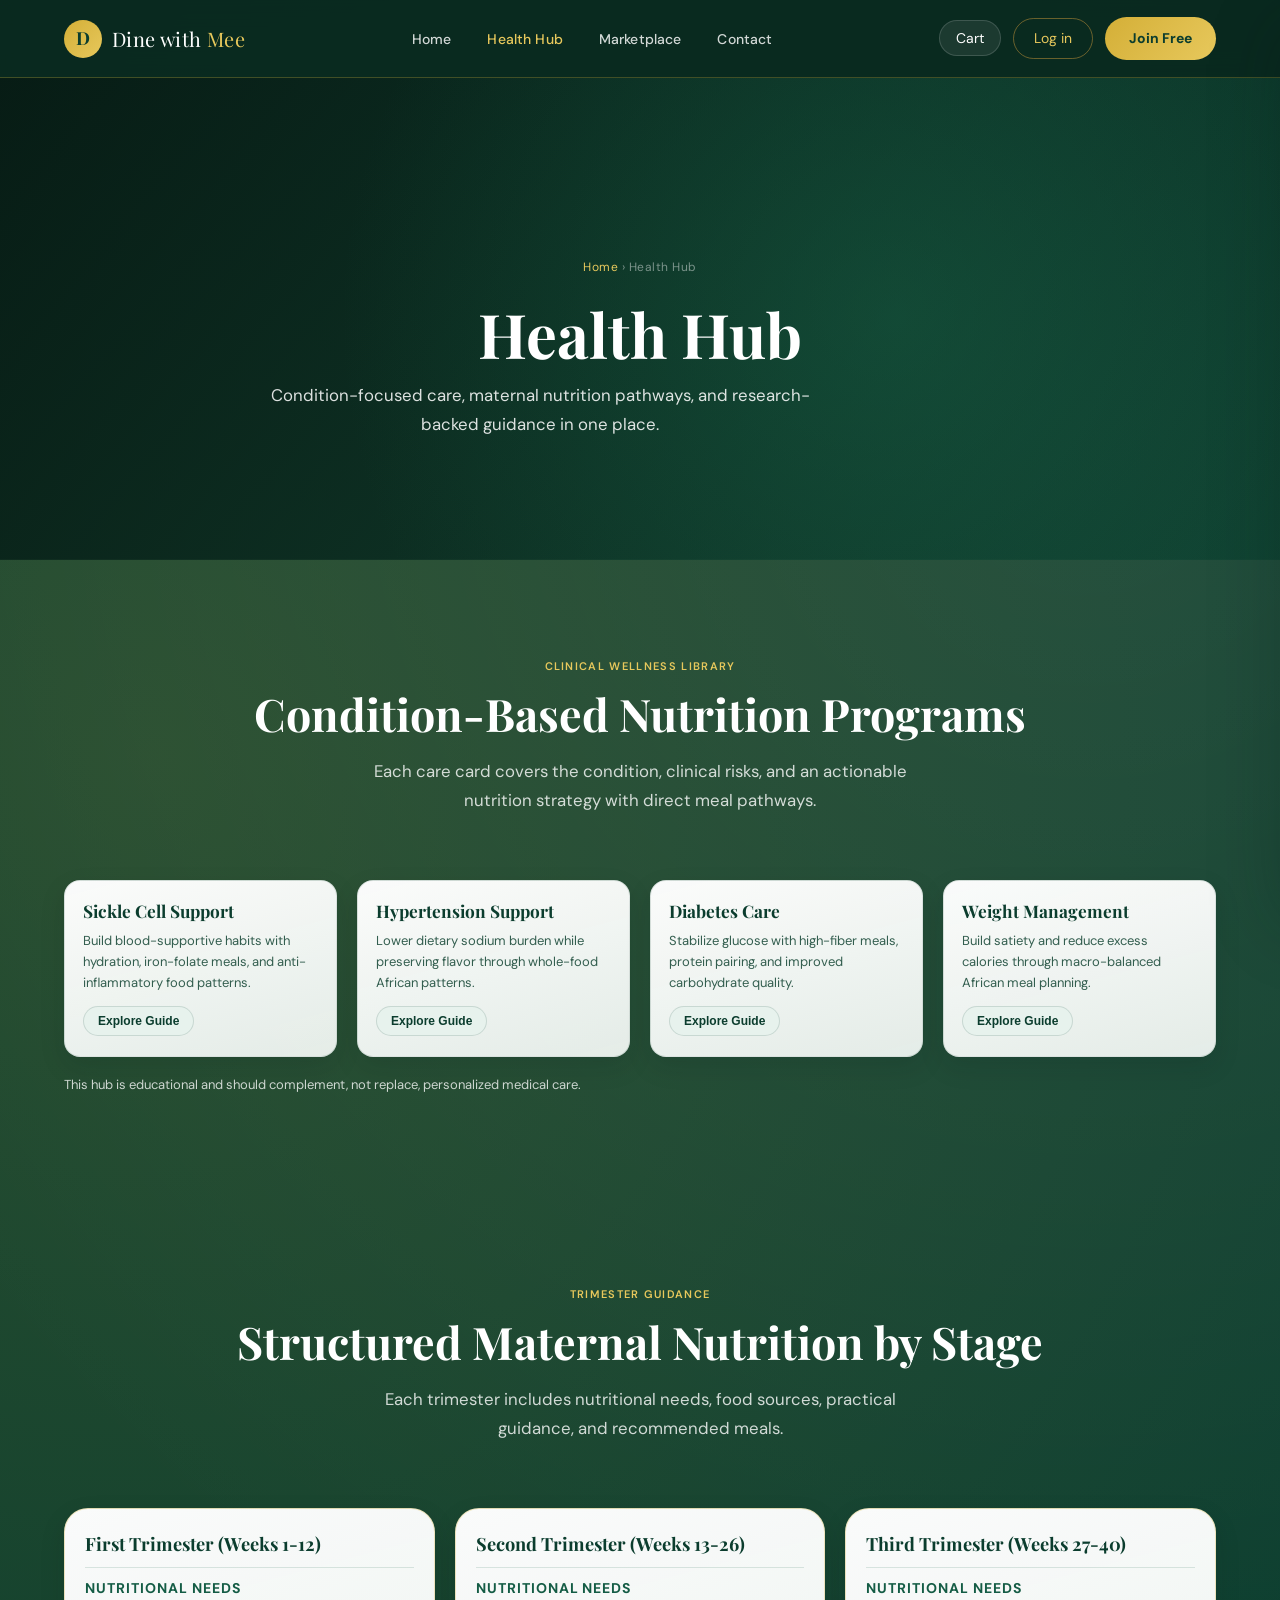
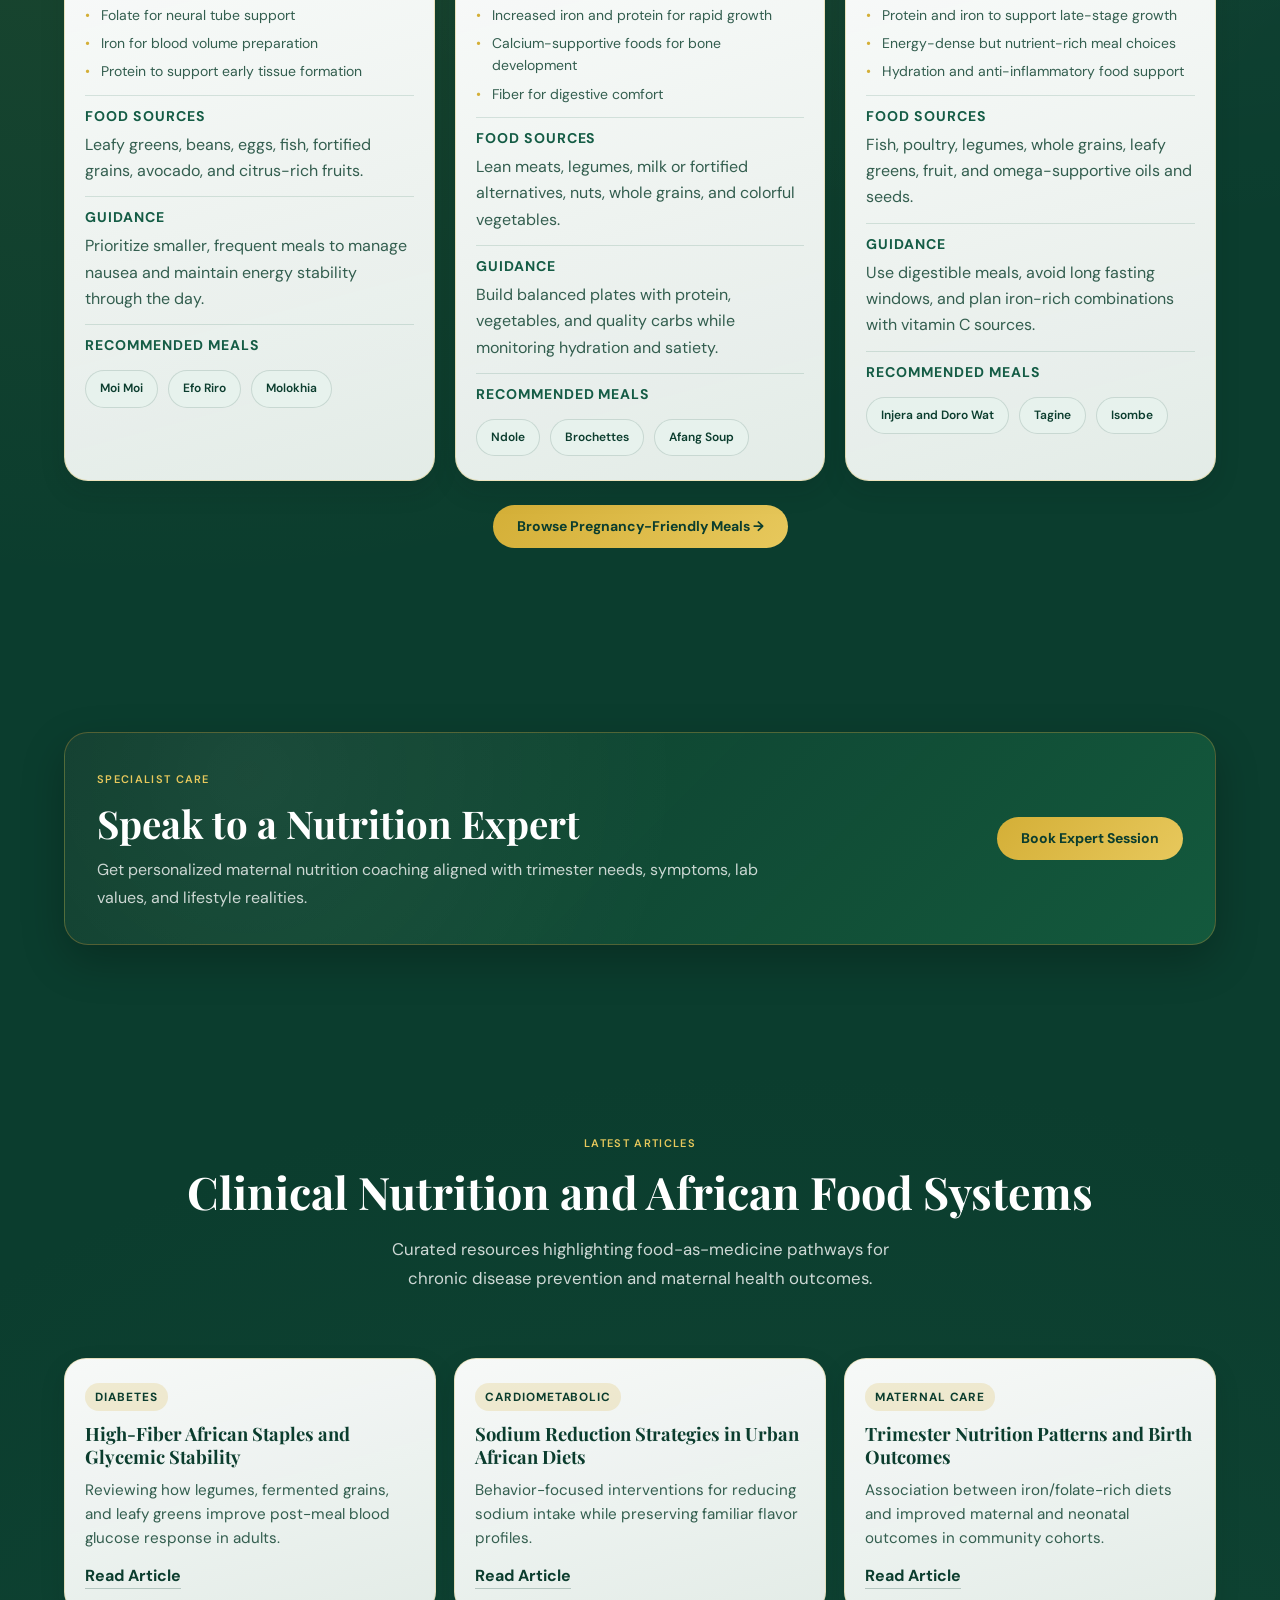
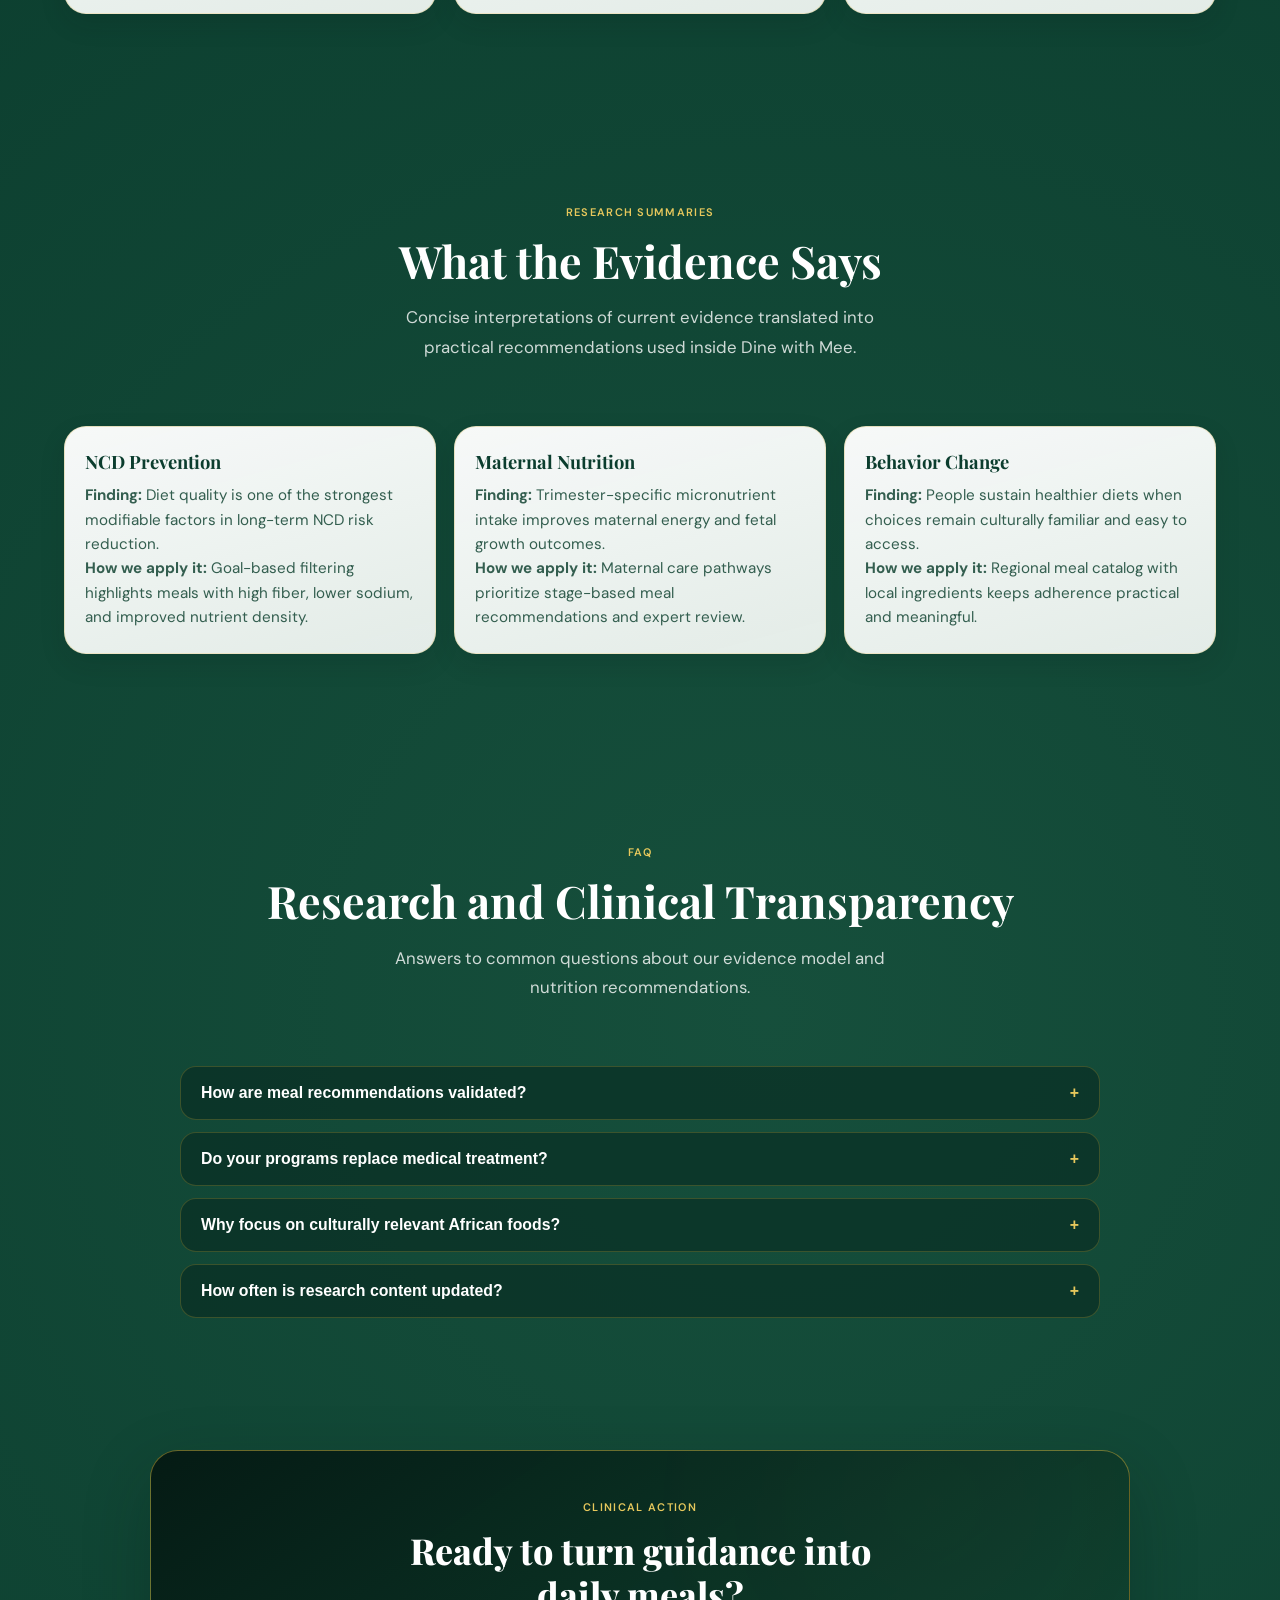
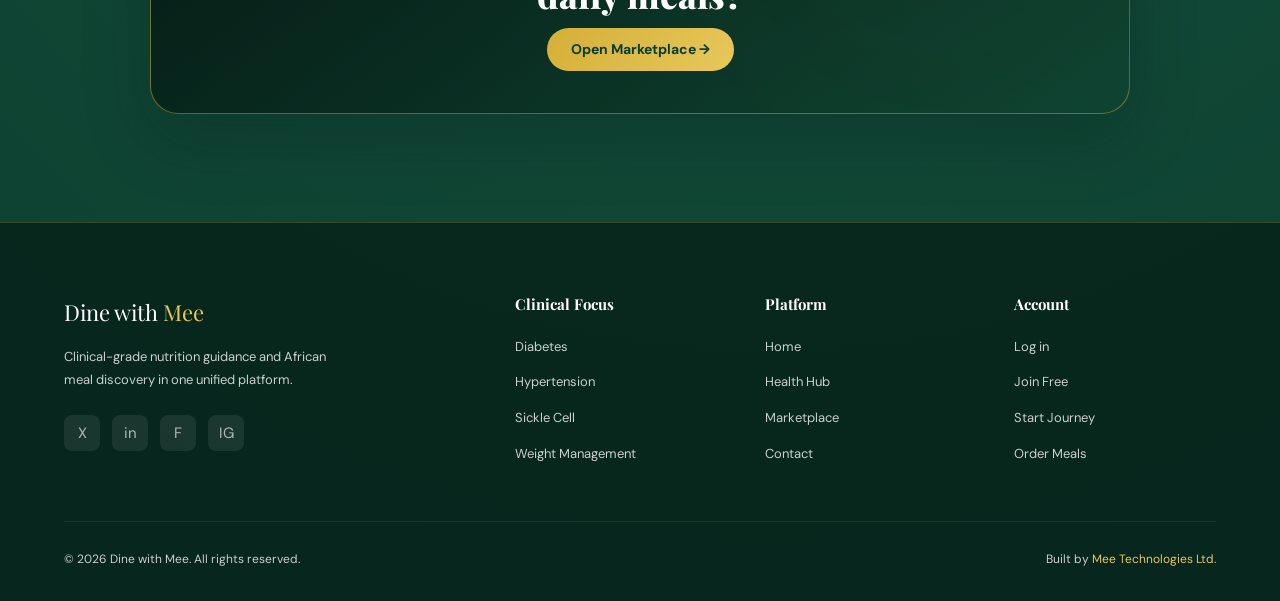
<file: maternal.html>
<!DOCTYPE html>
<html lang="en">
<head>
  <meta charset="UTF-8" />
  <meta name="viewport" content="width=device-width, initial-scale=1.0" />
  <title>Maternal Care | Dine with Mee</title>
  <meta name="description" content="Trimester-based maternal nutrition guidance with meal recommendations and expert support pathways." />
  <link rel="stylesheet" href="styles.css" />
  <link rel="canonical" href="health.html#maternal-care-pathway" />
  <meta http-equiv="refresh" content="0; url=health.html#maternal-care-pathway" />
  <script>
    window.location.replace('health.html#maternal-care-pathway');
  </script>
</head>
<body>

<nav class="navbar">
  <a href="index.html#home" class="nav-logo">
    <div class="logo-mark">D</div>
    <span class="logo-text">Dine with <span>Mee</span></span>
  </a>

  <ul class="nav-links" id="nav-links">
    <li><a href="index.html">Home</a></li>
    <li><a href="health.html" class="active">Health Hub</a></li>
    <li><a href="marketplace.html">Marketplace</a></li>
    <li><a href="contact.html">Contact</a></li>
  </ul>

  <div class="nav-actions">
    <button class="btn-cart" id="cart-btn" type="button">
      Cart
      <span class="cart-count" id="cart-count-nav" style="display:none">0</span>
    </button>
    <a href="login.html" class="btn-login">Log in</a>
    <a href="signup.html" class="btn-primary">Join Free</a>
    <button class="hamburger" id="hamburger" type="button" aria-label="Open menu">
      <span></span><span></span><span></span>
    </button>
  </div>
</nav>

<section class="page-hero" id="maternal-home">
  <div class="page-hero-content">
    <div class="breadcrumb"><a href="index.html#home">Home</a> &#8250; Maternal Care</div>
    <h1>Maternal Care Pathway</h1>
    <p>Trimester-specific nutrition care designed to support both maternal health and healthy fetal development.</p>
  </div>
</section>

<section class="section maternal-timeline-section">
  <div class="section-header">
    <span class="section-tag">Trimester Guidance</span>
    <h2>Structured Maternal Nutrition by Stage</h2>
    <p>Each trimester includes nutritional needs, food sources, practical guidance, and recommended meals.</p>
  </div>

  <div class="trimester-grid">
    <article class="trimester-card" id="trimester-1">
      <h3>First Trimester (Weeks 1-12)</h3>

      <div class="trimester-block">
        <h4>Nutritional needs</h4>
        <ul class="resource-list">
          <li>Folate for neural tube support</li>
          <li>Iron for blood volume preparation</li>
          <li>Protein to support early tissue formation</li>
        </ul>
      </div>

      <div class="trimester-block">
        <h4>Food sources</h4>
        <p>Leafy greens, beans, eggs, fish, fortified grains, avocado, and citrus-rich fruits.</p>
      </div>

      <div class="trimester-block">
        <h4>Guidance</h4>
        <p>Prioritize smaller, frequent meals to manage nausea and maintain energy stability through the day.</p>
      </div>

      <div class="trimester-block">
        <h4>Recommended meals</h4>
        <div class="resource-link-row">
          <a class="resource-link" href="marketplace.html">Moi Moi</a>
          <a class="resource-link" href="marketplace.html">Efo Riro</a>
          <a class="resource-link" href="marketplace.html">Molokhia</a>
        </div>
      </div>
    </article>

    <article class="trimester-card" id="trimester-2">
      <h3>Second Trimester (Weeks 13-26)</h3>

      <div class="trimester-block">
        <h4>Nutritional needs</h4>
        <ul class="resource-list">
          <li>Increased iron and protein for rapid growth</li>
          <li>Calcium-supportive foods for bone development</li>
          <li>Fiber for digestive comfort</li>
        </ul>
      </div>

      <div class="trimester-block">
        <h4>Food sources</h4>
        <p>Lean meats, legumes, milk or fortified alternatives, nuts, whole grains, and colorful vegetables.</p>
      </div>

      <div class="trimester-block">
        <h4>Guidance</h4>
        <p>Build balanced plates with protein, vegetables, and quality carbs while monitoring hydration and satiety.</p>
      </div>

      <div class="trimester-block">
        <h4>Recommended meals</h4>
        <div class="resource-link-row">
          <a class="resource-link" href="marketplace.html">Ndole</a>
          <a class="resource-link" href="marketplace.html">Brochettes</a>
          <a class="resource-link" href="marketplace.html">Afang Soup</a>
        </div>
      </div>
    </article>

    <article class="trimester-card" id="trimester-3">
      <h3>Third Trimester (Weeks 27-40)</h3>

      <div class="trimester-block">
        <h4>Nutritional needs</h4>
        <ul class="resource-list">
          <li>Protein and iron to support late-stage growth</li>
          <li>Energy-dense but nutrient-rich meal choices</li>
          <li>Hydration and anti-inflammatory food support</li>
        </ul>
      </div>

      <div class="trimester-block">
        <h4>Food sources</h4>
        <p>Fish, poultry, legumes, whole grains, leafy greens, fruit, and omega-supportive oils and seeds.</p>
      </div>

      <div class="trimester-block">
        <h4>Guidance</h4>
        <p>Use digestible meals, avoid long fasting windows, and plan iron-rich combinations with vitamin C sources.</p>
      </div>

      <div class="trimester-block">
        <h4>Recommended meals</h4>
        <div class="resource-link-row">
          <a class="resource-link" href="marketplace.html">Injera and Doro Wat</a>
          <a class="resource-link" href="marketplace.html">Tagine</a>
          <a class="resource-link" href="marketplace.html">Isombe</a>
        </div>
      </div>
    </article>
  </div>

  <div class="maternal-actions">
    <a href="marketplace.html" class="btn-primary">Browse Pregnancy-Friendly Meals &#8594;</a>
  </div>
</section>

<section class="section tele-section" id="maternal-consultation">
  <div class="tele-card">
    <div class="tele-copy">
      <span class="section-tag">Specialist Care</span>
      <h2>Speak to a Nutrition Expert</h2>
      <p>Get personalized maternal nutrition coaching aligned with trimester needs, symptoms, lab values, and lifestyle realities.</p>
    </div>
    <a href="contact.html" class="btn-primary">Book Expert Session</a>
  </div>
</section>

<footer>
  <div class="footer-grid">
    <div class="footer-brand">
      <span class="logo-text">Dine with <span>Mee</span></span>
      <p>Clinical-grade nutrition guidance and African meal discovery in one unified platform.</p>
      <div class="social-links">
        <a href="#" aria-label="X">X</a>
        <a href="#" aria-label="LinkedIn">in</a>
        <a href="#" aria-label="Facebook">F</a>
        <a href="#" aria-label="Instagram">IG</a>
      </div>
    </div>

    <div class="footer-col">
      <h5>Trimester Care</h5>
      <ul>
        <li><a href="#trimester-1">First Trimester</a></li>
        <li><a href="#trimester-2">Second Trimester</a></li>
        <li><a href="#trimester-3">Third Trimester</a></li>
        <li><a href="contact.html">Expert Support</a></li>
      </ul>
    </div>

    <div class="footer-col">
      <h5>Platform</h5>
      <ul>
        <li><a href="index.html">Home</a></li>
        <li><a href="health.html">Health Hub</a></li>
        <li><a href="marketplace.html">Marketplace</a></li>
        <li><a href="contact.html">Contact</a></li>
      </ul>
    </div>

    <div class="footer-col">
      <h5>Account</h5>
      <ul>
        <li><a href="login.html">Log in</a></li>
        <li><a href="signup.html">Join Free</a></li>
        <li><a href="index.html#ready-to-heal">Start Journey</a></li>
        <li><a href="marketplace.html">Order Meals</a></li>
      </ul>
    </div>
  </div>

  <div class="footer-bottom">
    <span>&copy; 2026 Dine with Mee. All rights reserved.</span>
    <span>Built by <span class="gold">Mee Technologies Ltd.</span></span>
  </div>
</footer>

<div class="cart-overlay" id="cart-overlay"></div>
<div class="cart-sidebar" id="cart-sidebar">
  <div class="cart-header">
    <h3>Your Cart</h3>
    <button class="cart-close" id="cart-close" type="button">X</button>
  </div>
  <div class="cart-items" id="cart-items">
    <div class="cart-empty">
      <span class="emoji">Meal</span>
      Your cart is empty.<br />Explore our marketplace!
    </div>
  </div>
  <div class="cart-footer">
    <div class="cart-total">
      <span>Total</span>
      <span class="amount" id="cart-total-amount">0 RWF</span>
    </div>
    <button class="btn-primary btn-full" type="button" onclick="showToast('Checkout loading...')">Checkout</button>
  </div>
</div>

<script src="script.js"></script>
</body>
</html>
</file>
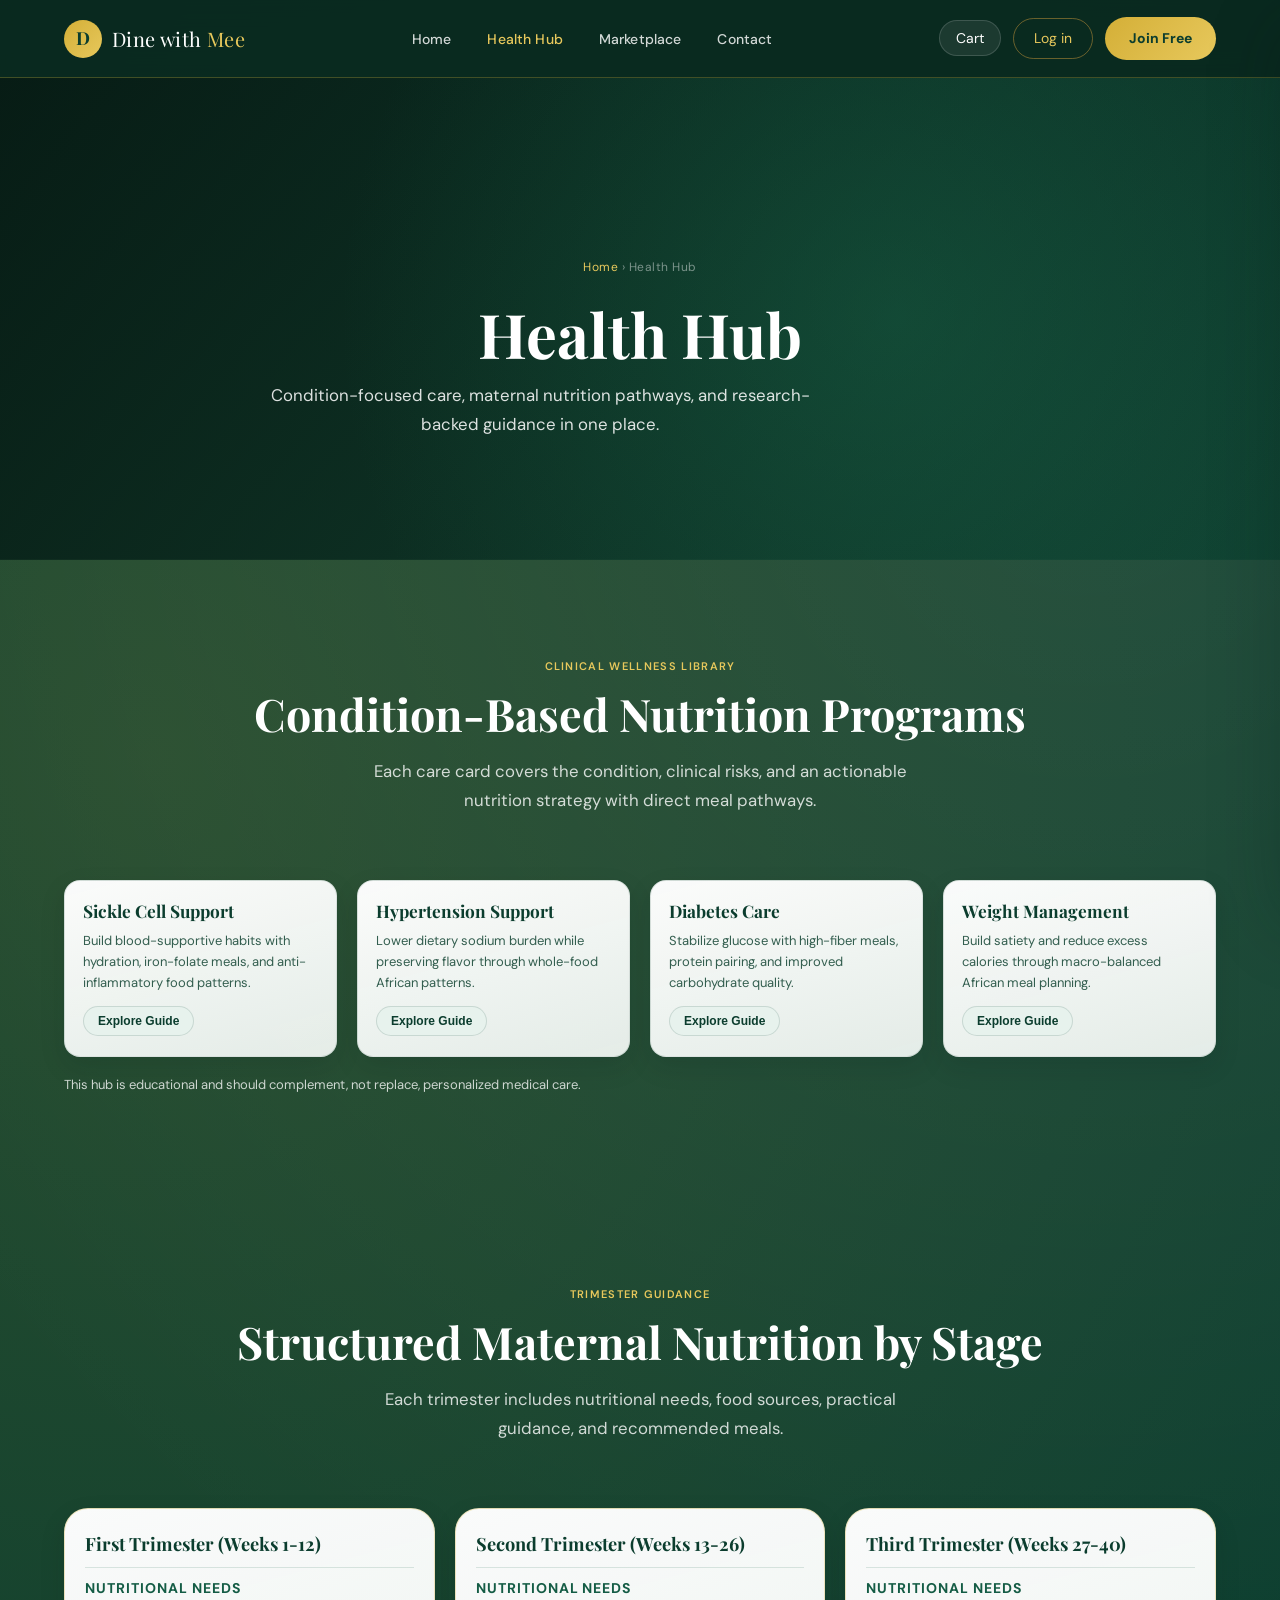
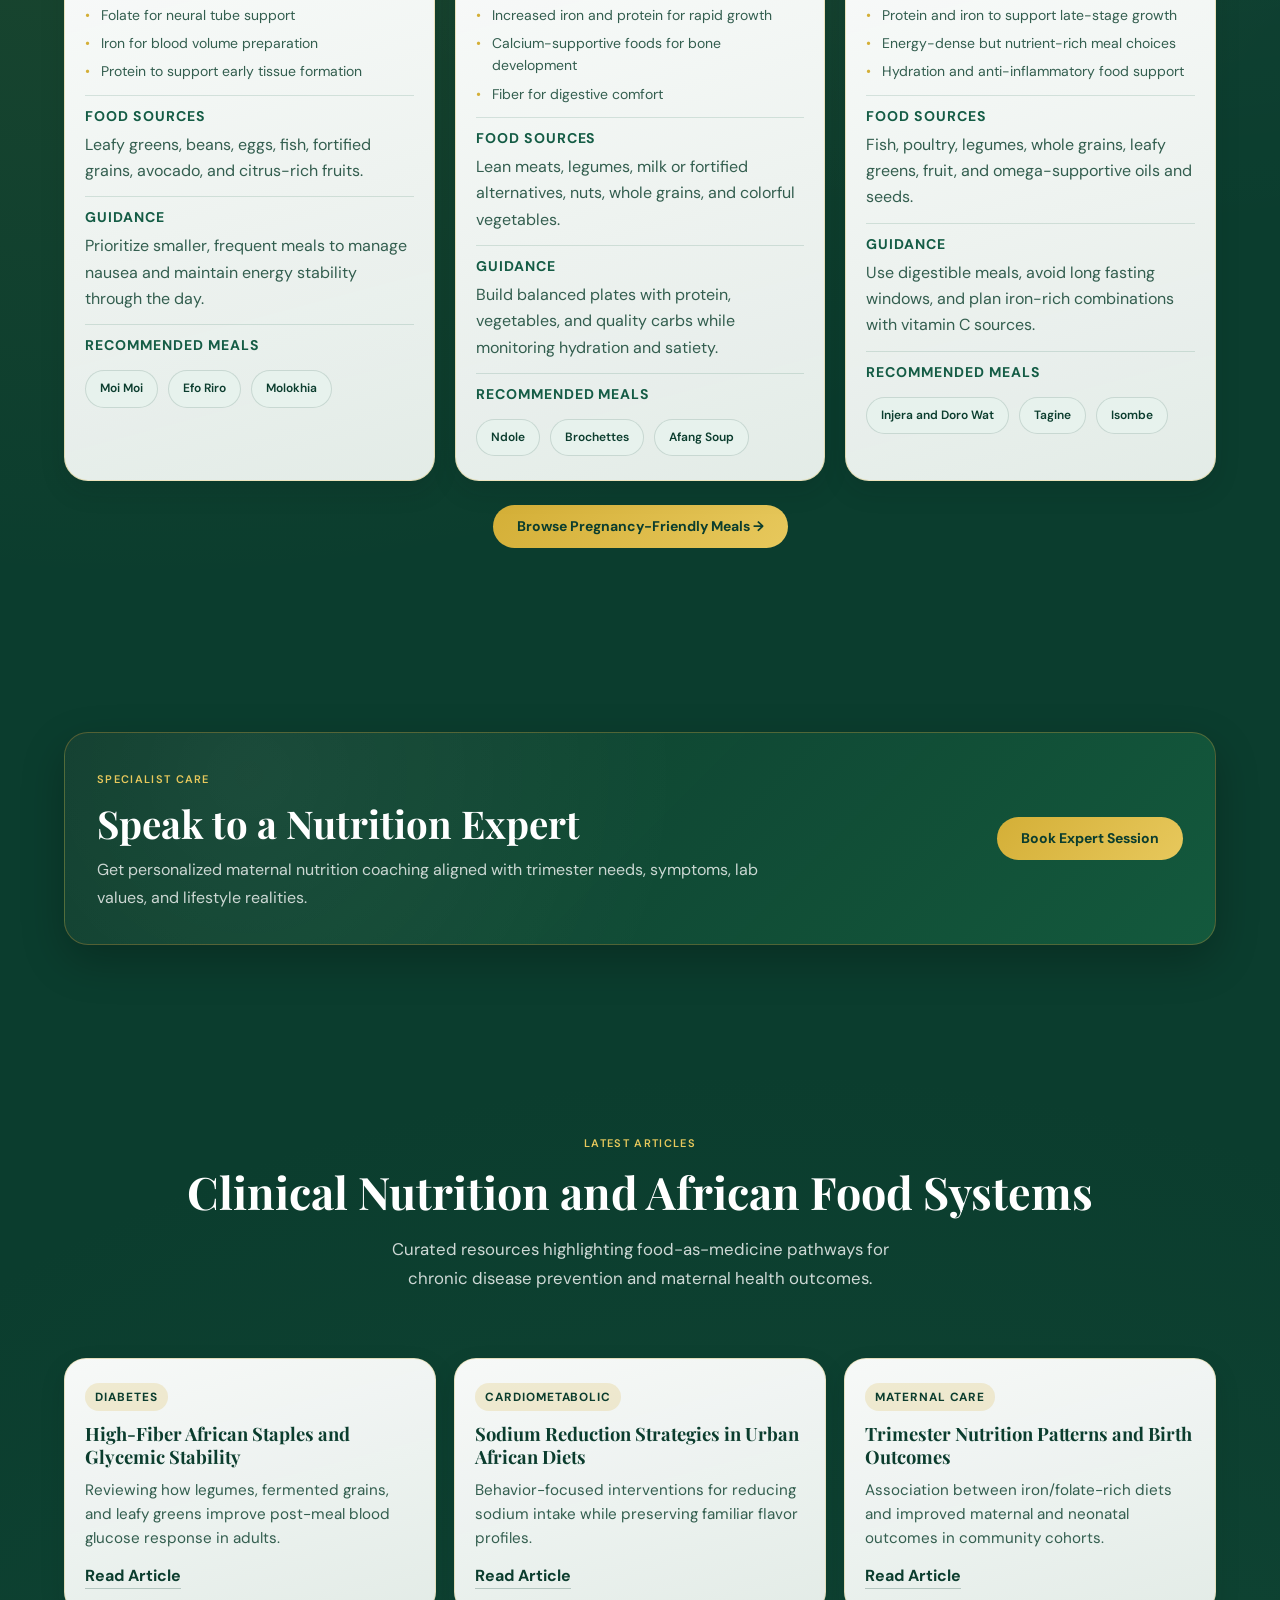
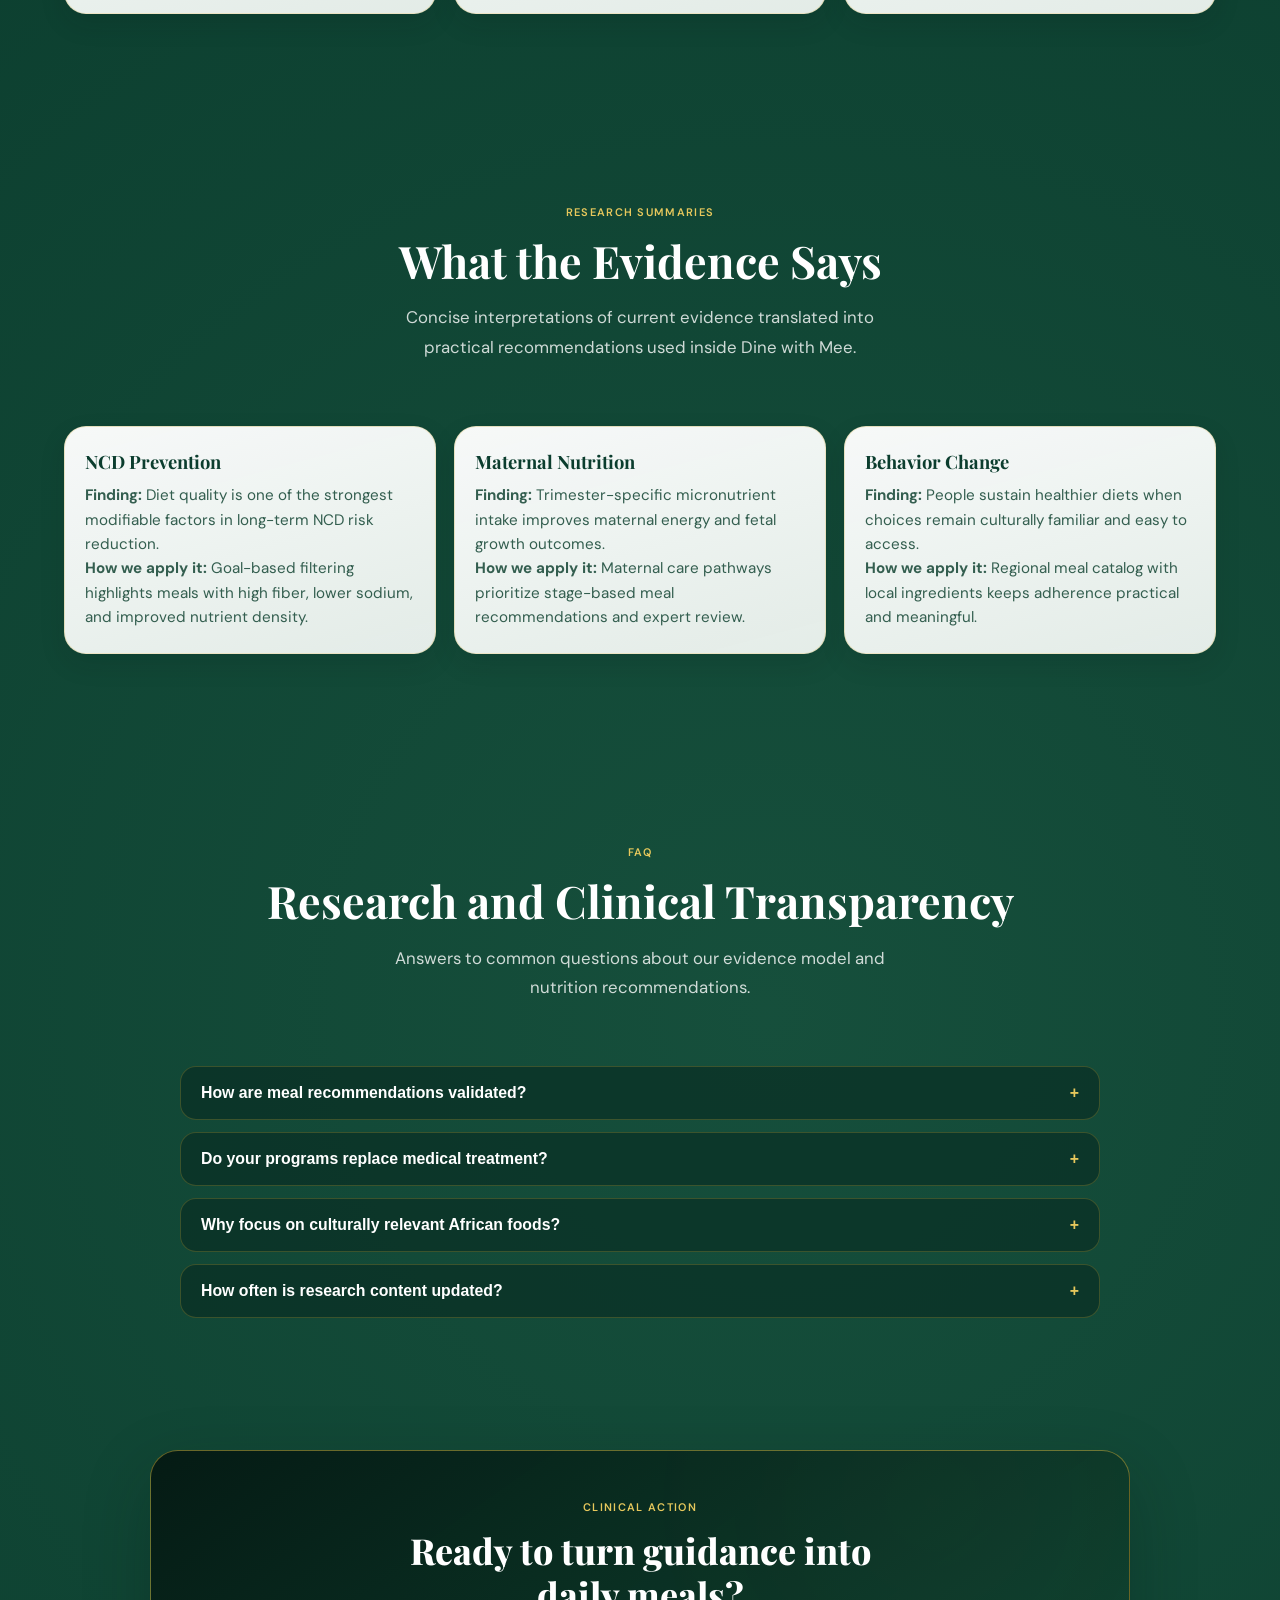
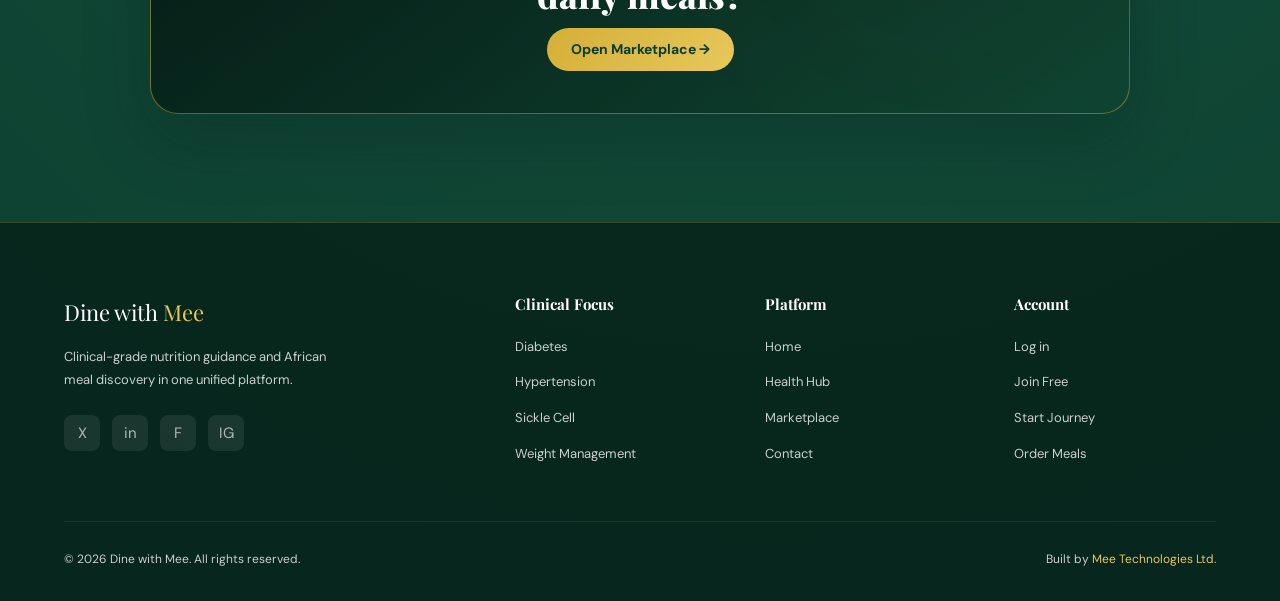
<file: research.html>
<!DOCTYPE html>
<html lang="en">
<head>
  <meta charset="UTF-8" />
  <meta name="viewport" content="width=device-width, initial-scale=1.0" />
  <title>Nutrition Research | Dine with Mee</title>
  <meta name="description" content="Evidence-based nutrition research, clinical summaries, and practical FAQs for African diet-led prevention and recovery." />
  <link rel="stylesheet" href="styles.css" />
  <link rel="canonical" href="health.html#nutrition-research" />
  <meta http-equiv="refresh" content="0; url=health.html#nutrition-research" />
  <script>
    window.location.replace('health.html#nutrition-research');
  </script>
</head>
<body>

<nav class="navbar">
  <a href="index.html#home" class="nav-logo">
    <div class="logo-mark">D</div>
    <span class="logo-text">Dine with <span>Mee</span></span>
  </a>

  <ul class="nav-links" id="nav-links">
    <li><a href="index.html">Home</a></li>
    <li><a href="health.html" class="active">Health Hub</a></li>
    <li><a href="marketplace.html">Marketplace</a></li>
    <li><a href="contact.html">Contact</a></li>
  </ul>

  <div class="nav-actions">
    <button class="btn-cart" id="cart-btn" type="button">
      Cart
      <span class="cart-count" id="cart-count-nav" style="display:none">0</span>
    </button>
    <a href="login.html" class="btn-login">Log in</a>
    <a href="signup.html" class="btn-primary">Join Free</a>
    <button class="hamburger" id="hamburger" type="button" aria-label="Open menu">
      <span></span><span></span><span></span>
    </button>
  </div>
</nav>

<section class="page-hero" id="research-home">
  <div class="page-hero-content">
    <div class="breadcrumb"><a href="index.html#home">Home</a> &#8250; Nutrition Research</div>
    <h1>Nutrition Research</h1>
    <p>Clinical evidence, practical summaries, and transparent nutrition insights powering Dine with Mee programs.</p>
  </div>
</section>

<section class="section research-articles-section">
  <div class="section-header">
    <span class="section-tag">Latest Articles</span>
    <h2>Clinical Nutrition and African Food Systems</h2>
    <p>Curated resources highlighting food-as-medicine pathways for chronic disease prevention and maternal health outcomes.</p>
  </div>

  <div class="article-grid">
    <article class="article-card">
      <span class="article-tag">Diabetes</span>
      <h3>High-Fiber African Staples and Glycemic Stability</h3>
      <p>Reviewing how legumes, fermented grains, and leafy greens improve post-meal blood glucose response in adults.</p>
      <a href="#" class="article-link">Read Article</a>
    </article>

    <article class="article-card">
      <span class="article-tag">Cardiometabolic</span>
      <h3>Sodium Reduction Strategies in Urban African Diets</h3>
      <p>Behavior-focused interventions for reducing sodium intake while preserving familiar flavor profiles.</p>
      <a href="#" class="article-link">Read Article</a>
    </article>

    <article class="article-card">
      <span class="article-tag">Maternal Care</span>
      <h3>Trimester Nutrition Patterns and Birth Outcomes</h3>
      <p>Association between iron/folate-rich diets and improved maternal and neonatal outcomes in community cohorts.</p>
      <a href="#" class="article-link">Read Article</a>
    </article>
  </div>
</section>

<section class="section research-summary-section">
  <div class="section-header">
    <span class="section-tag">Research Summaries</span>
    <h2>What the Evidence Says</h2>
    <p>Concise interpretations of current evidence translated into practical recommendations used inside Dine with Mee.</p>
  </div>

  <div class="summary-grid">
    <article class="summary-card">
      <h3>NCD Prevention</h3>
      <p><strong>Finding:</strong> Diet quality is one of the strongest modifiable factors in long-term NCD risk reduction.</p>
      <p><strong>How we apply it:</strong> Goal-based filtering highlights meals with high fiber, lower sodium, and improved nutrient density.</p>
    </article>

    <article class="summary-card">
      <h3>Maternal Nutrition</h3>
      <p><strong>Finding:</strong> Trimester-specific micronutrient intake improves maternal energy and fetal growth outcomes.</p>
      <p><strong>How we apply it:</strong> Maternal care pathways prioritize stage-based meal recommendations and expert review.</p>
    </article>

    <article class="summary-card">
      <h3>Behavior Change</h3>
      <p><strong>Finding:</strong> People sustain healthier diets when choices remain culturally familiar and easy to access.</p>
      <p><strong>How we apply it:</strong> Regional meal catalog with local ingredients keeps adherence practical and meaningful.</p>
    </article>
  </div>
</section>

<section class="section faq-section" id="faq">
  <div class="section-header">
    <span class="section-tag">FAQ</span>
    <h2>Research and Clinical Transparency</h2>
    <p>Answers to common questions about our evidence model and nutrition recommendations.</p>
  </div>

  <div class="faq-list" data-faq-list>
    <article class="faq-item">
      <button class="faq-question" type="button" data-faq-toggle aria-expanded="false">How are meal recommendations validated?</button>
      <div class="faq-answer" data-faq-answer>
        <p>Meals are mapped to nutrition profiles, clinical goals, and evidence-informed guidance reviewed by our nutrition advisory team.</p>
      </div>
    </article>

    <article class="faq-item">
      <button class="faq-question" type="button" data-faq-toggle aria-expanded="false">Do your programs replace medical treatment?</button>
      <div class="faq-answer" data-faq-answer>
        <p>No. Dine with Mee supports preventive and adjunct nutrition care and should be used alongside clinician guidance.</p>
      </div>
    </article>

    <article class="faq-item">
      <button class="faq-question" type="button" data-faq-toggle aria-expanded="false">Why focus on culturally relevant African foods?</button>
      <div class="faq-answer" data-faq-answer>
        <p>Familiar foods improve adherence, reduce friction, and help users sustain healthier patterns over the long term.</p>
      </div>
    </article>

    <article class="faq-item">
      <button class="faq-question" type="button" data-faq-toggle aria-expanded="false">How often is research content updated?</button>
      <div class="faq-answer" data-faq-answer>
        <p>Our summaries are reviewed quarterly and updated whenever high-quality evidence materially changes clinical recommendations.</p>
      </div>
    </article>
  </div>
</section>

<footer>
  <div class="footer-grid">
    <div class="footer-brand">
      <span class="logo-text">Dine with <span>Mee</span></span>
      <p>Clinical-grade nutrition guidance and African meal discovery in one unified platform.</p>
      <div class="social-links">
        <a href="#" aria-label="X">X</a>
        <a href="#" aria-label="LinkedIn">in</a>
        <a href="#" aria-label="Facebook">F</a>
        <a href="#" aria-label="Instagram">IG</a>
      </div>
    </div>

    <div class="footer-col">
      <h5>Navigation</h5>
      <ul>
        <li><a href="index.html">Home</a></li>
        <li><a href="health.html">Health Hub</a></li>
        <li><a href="marketplace.html">Marketplace</a></li>
        <li><a href="contact.html">Contact</a></li>
      </ul>
    </div>

    <div class="footer-col">
      <h5>Programs</h5>
      <ul>
        <li><a href="health.html#diabetes">Diabetes Care</a></li>
        <li><a href="health.html#hypertension">Hypertension Support</a></li>
        <li><a href="health.html#maternal-care-pathway">Maternal Health</a></li>
        <li><a href="marketplace.html">Meal Marketplace</a></li>
      </ul>
    </div>

    <div class="footer-col">
      <h5>Account</h5>
      <ul>
        <li><a href="login.html">Log in</a></li>
        <li><a href="signup.html">Join Free</a></li>
        <li><a href="index.html#ready-to-heal">Start Journey</a></li>
        <li><a href="contact.html">Get Support</a></li>
      </ul>
    </div>
  </div>

  <div class="footer-bottom">
    <span>&copy; 2026 Dine with Mee. All rights reserved.</span>
    <span>Built by <span class="gold">Mee Technologies Ltd.</span></span>
  </div>
</footer>

<div class="cart-overlay" id="cart-overlay"></div>
<div class="cart-sidebar" id="cart-sidebar">
  <div class="cart-header">
    <h3>Your Cart</h3>
    <button class="cart-close" id="cart-close" type="button">X</button>
  </div>
  <div class="cart-items" id="cart-items">
    <div class="cart-empty">
      <span class="emoji">Meal</span>
      Your cart is empty.<br />Explore our marketplace!
    </div>
  </div>
  <div class="cart-footer">
    <div class="cart-total">
      <span>Total</span>
      <span class="amount" id="cart-total-amount">0 RWF</span>
    </div>
    <button class="btn-primary btn-full" type="button" onclick="showToast('Checkout loading...')">Checkout</button>
  </div>
</div>

<script src="script.js"></script>
</body>
</html>
</file>
<file: styles.css>
/* ============================================
   DINE WITH MEE — Global Styles
   Theme: Dark Green + White + Gold
   ============================================ */

@import url('https://fonts.googleapis.com/css2?family=Playfair+Display:ital,wght@0,400;0,600;0,700;1,400&family=DM+Sans:wght@300;400;500;600&display=swap');

:root {
  --green-deep:   #0D3B2B;
  --green-mid:    #145A3E;
  --green-light:  #1E7A56;
  --green-pale:   #E8F5EF;
  --gold:         #C9973A;
  --gold-light:   #E8B85C;
  --gold-pale:    #FBF3E3;
  --white:        #FFFFFF;
  --off-white:    #F9F6F0;
  --text-dark:    #1A1A1A;
  --text-mid:     #4A4A4A;
  --text-light:   #888888;
  --shadow-sm:    0 2px 12px rgba(13,59,43,0.08);
  --shadow-md:    0 8px 32px rgba(13,59,43,0.14);
  --shadow-lg:    0 20px 60px rgba(13,59,43,0.18);
  --radius-sm:    8px;
  --radius-md:    16px;
  --radius-lg:    24px;
  --transition:   0.3s cubic-bezier(0.4,0,0.2,1);
}

*, *::before, *::after { box-sizing: border-box; margin: 0; padding: 0; }

html { scroll-behavior: smooth; }

body {
  font-family: 'DM Sans', sans-serif;
  background: var(--white);
  color: var(--text-dark);
  line-height: 1.6;
  overflow-x: hidden;
}

h1,h2,h3,h4,h5 {
  font-family: 'Playfair Display', serif;
  line-height: 1.2;
}

a { text-decoration: none; color: inherit; }
img { max-width: 100%; display: block; }
ul { list-style: none; }

/* ============ NAVBAR ============ */
.navbar {
  position: fixed;
  top: 0; left: 0; right: 0;
  z-index: 1000;
  background: rgba(13,59,43,0.97);
  backdrop-filter: blur(12px);
  border-bottom: 1px solid rgba(201,151,58,0.2);
  padding: 0 5%;
  display: flex;
  align-items: center;
  justify-content: space-between;
  height: 72px;
  transition: var(--transition);
}

.nav-logo {
  display: flex;
  align-items: center;
  gap: 10px;
}

.nav-logo .logo-mark {
  width: 38px; height: 38px;
  background: linear-gradient(135deg, var(--gold), var(--gold-light));
  border-radius: 50%;
  display: flex; align-items: center; justify-content: center;
  font-family: 'Playfair Display', serif;
  font-size: 18px;
  color: var(--green-deep);
  font-weight: 700;
}

.nav-logo .logo-text {
  font-family: 'Playfair Display', serif;
  font-size: 20px;
  color: var(--white);
  letter-spacing: 0.02em;
}

.nav-logo .logo-text span {
  color: var(--gold-light);
}

.nav-links {
  display: flex;
  align-items: center;
  gap: 8px;
}

.nav-links a {
  color: rgba(255,255,255,0.82);
  font-size: 14px;
  font-weight: 500;
  padding: 8px 14px;
  border-radius: var(--radius-sm);
  transition: var(--transition);
  letter-spacing: 0.01em;
}

.nav-links a:hover {
  color: var(--gold-light);
  background: rgba(201,151,58,0.1);
}

.nav-links a.active {
  color: var(--gold-light);
}

.nav-dropdown {
  position: relative;
}

.nav-dropdown > a::after {
  content: ' ▾';
  font-size: 10px;
  opacity: 0.7;
}

.dropdown-menu {
  position: absolute;
  top: calc(100% + 8px);
  left: 0;
  min-width: 200px;
  background: var(--green-deep);
  border: 1px solid rgba(201,151,58,0.2);
  border-radius: var(--radius-md);
  padding: 8px;
  opacity: 0;
  pointer-events: none;
  transform: translateY(-8px);
  transition: var(--transition);
  box-shadow: var(--shadow-lg);
}

.nav-dropdown:hover .dropdown-menu {
  opacity: 1;
  pointer-events: all;
  transform: translateY(0);
}

.dropdown-menu a {
  display: block;
  padding: 10px 14px;
  color: rgba(255,255,255,0.82);
  font-size: 13px;
  border-radius: var(--radius-sm);
  transition: var(--transition);
}

.dropdown-menu a:hover {
  background: rgba(201,151,58,0.12);
  color: var(--gold-light);
}

.nav-actions {
  display: flex;
  align-items: center;
  gap: 12px;
}

.btn-cart {
  position: relative;
  background: rgba(255,255,255,0.08);
  border: 1px solid rgba(255,255,255,0.15);
  color: var(--white);
  padding: 8px 16px;
  border-radius: var(--radius-sm);
  font-size: 14px;
  cursor: pointer;
  transition: var(--transition);
  font-family: 'DM Sans', sans-serif;
}

.btn-cart:hover { background: rgba(255,255,255,0.15); }

.cart-count {
  position: absolute;
  top: -6px; right: -6px;
  background: var(--gold);
  color: var(--green-deep);
  font-size: 10px;
  font-weight: 700;
  width: 18px; height: 18px;
  border-radius: 50%;
  display: flex; align-items: center; justify-content: center;
}

.btn-login {
  background: transparent;
  border: 1px solid rgba(201,151,58,0.5);
  color: var(--gold-light);
  padding: 8px 20px;
  border-radius: var(--radius-sm);
  font-size: 14px;
  cursor: pointer;
  transition: var(--transition);
  font-family: 'DM Sans', sans-serif;
}

.btn-login:hover {
  background: rgba(201,151,58,0.1);
  border-color: var(--gold-light);
}

.nav-user-initials {
  width: 38px;
  height: 38px;
  border-radius: 50%;
  border: 1px solid rgba(201,151,58,0.55);
  background: rgba(255,255,255,0.08);
  color: var(--gold-light);
  display: inline-flex;
  align-items: center;
  justify-content: center;
  font-size: 13px;
  font-weight: 700;
  letter-spacing: 0.03em;
}

.btn-primary {
  background: linear-gradient(135deg, var(--gold), var(--gold-light));
  color: var(--green-deep);
  padding: 10px 24px;
  border-radius: var(--radius-sm);
  font-size: 14px;
  font-weight: 600;
  border: none;
  cursor: pointer;
  transition: var(--transition);
  font-family: 'DM Sans', sans-serif;
  display: inline-block;
}

.btn-primary:hover {
  transform: translateY(-2px);
  box-shadow: 0 6px 20px rgba(201,151,58,0.4);
}

.btn-secondary {
  background: transparent;
  color: var(--white);
  padding: 10px 24px;
  border-radius: var(--radius-sm);
  font-size: 14px;
  font-weight: 500;
  border: 2px solid rgba(255,255,255,0.4);
  cursor: pointer;
  transition: var(--transition);
  font-family: 'DM Sans', sans-serif;
  display: inline-block;
}

.btn-secondary:hover {
  border-color: var(--white);
  background: rgba(255,255,255,0.1);
}

.hamburger {
  display: none;
  flex-direction: column;
  gap: 5px;
  cursor: pointer;
  padding: 4px;
}

.hamburger span {
  display: block;
  width: 24px; height: 2px;
  background: var(--white);
  border-radius: 2px;
  transition: var(--transition);
}

/* ============ HERO ============ */
.hero {
  min-height: 100vh;
  background: var(--green-deep);
  position: relative;
  display: flex;
  align-items: center;
  overflow: hidden;
}

.hero-bg-pattern {
  position: absolute;
  inset: 0;
  background-image:
    radial-gradient(circle at 20% 50%, rgba(30,122,86,0.4) 0%, transparent 50%),
    radial-gradient(circle at 80% 20%, rgba(201,151,58,0.12) 0%, transparent 40%),
    radial-gradient(circle at 60% 80%, rgba(20,90,62,0.5) 0%, transparent 45%);
}

.hero-kente {
  position: absolute;
  right: -60px; top: 50%;
  transform: translateY(-50%);
  width: 55%;
  height: 110%;
  background:
    linear-gradient(135deg, rgba(20,90,62,0.6) 0%, rgba(13,59,43,0.8) 100%);
  border-radius: 50% 0 0 50%;
  overflow: hidden;
}

.hero-kente::before {
  content: '';
  position: absolute;
  inset: 0;
  background: repeating-linear-gradient(
    45deg,
    transparent,
    transparent 40px,
    rgba(201,151,58,0.06) 40px,
    rgba(201,151,58,0.06) 41px
  );
}

.hero-food-image {
  position: absolute;
  right: 0; top: 0;
  width: 52%;
  height: 100%;
  object-fit: cover;
  opacity: 0.35;
  mix-blend-mode: luminosity;
}

.hero-content {
  position: relative;
  z-index: 2;
  padding: 120px 5% 80px;
  max-width: 680px;
}

.hero-badge {
  display: inline-flex;
  align-items: center;
  gap: 8px;
  background: rgba(201,151,58,0.15);
  border: 1px solid rgba(201,151,58,0.3);
  color: var(--gold-light);
  padding: 6px 16px;
  border-radius: 100px;
  font-size: 12px;
  font-weight: 500;
  letter-spacing: 0.08em;
  text-transform: uppercase;
  margin-bottom: 28px;
}

.hero-badge::before {
  content: '';
  width: 6px; height: 6px;
  background: var(--gold);
  border-radius: 50%;
}

.hero h1 {
  font-size: clamp(2.8rem, 5vw, 4.5rem);
  color: var(--white);
  margin-bottom: 20px;
  line-height: 1.1;
  max-width: 11ch;
  letter-spacing: -0.01em;
  text-wrap: balance;
}

.hero h1 em {
  font-style: italic;
  color: var(--gold-light);
  display: block;
}

.hero-sub {
  font-size: 1.1rem;
  color: rgba(255,255,255,0.72);
  margin-bottom: 40px;
  max-width: 54ch;
  line-height: 1.7;
  font-weight: 300;
}

.hero-ctas {
  display: flex;
  gap: 16px;
  flex-wrap: wrap;
  margin-bottom: 54px;
}

.hero-stats {
  display: flex;
  gap: 24px 40px;
  flex-wrap: wrap;
}

.stat-item {
  display: flex;
  flex-direction: column;
  min-width: 120px;
}

.stat-num {
  font-family: 'Playfair Display', serif;
  font-size: 2rem;
  color: var(--gold-light);
  font-weight: 700;
  line-height: 1;
}

.stat-label {
  font-size: 12px;
  color: rgba(255,255,255,0.55);
  text-transform: uppercase;
  letter-spacing: 0.06em;
}

.hero-scroll {
  position: absolute;
  bottom: 40px;
  left: 50%;
  transform: translateX(-50%);
  display: flex;
  flex-direction: column;
  align-items: center;
  gap: 8px;
  color: rgba(255,255,255,0.4);
  font-size: 11px;
  letter-spacing: 0.1em;
  text-transform: uppercase;
  animation: scrollBounce 2s ease-in-out infinite;
}

.hero-scroll .arrow { font-size: 18px; }

@keyframes scrollBounce {
  0%,100% { transform: translateX(-50%) translateY(0); }
  50% { transform: translateX(-50%) translateY(8px); }
}

/* ============ SECTION WRAPPERS ============ */
.section {
  padding: 96px 5%;
}

.section-header {
  text-align: center;
  margin-bottom: 64px;
}

.section-tag {
  display: inline-block;
  font-size: 11px;
  font-weight: 600;
  letter-spacing: 0.12em;
  text-transform: uppercase;
  color: var(--gold);
  margin-bottom: 12px;
}

.section-header h2 {
  font-size: clamp(2rem, 3.5vw, 3rem);
  color: var(--green-deep);
  margin-bottom: 16px;
}

.section-header p {
  font-size: 1.05rem;
  color: var(--text-mid);
  max-width: 540px;
  margin: 0 auto;
  line-height: 1.75;
}

/* ============ FEATURES STRIP ============ */
.features-strip {
  background: var(--green-deep);
  padding: 56px 5%;
}

.features-grid {
  display: grid;
  grid-template-columns: repeat(auto-fit, minmax(220px, 1fr));
  gap: 32px;
}

.feature-card {
  display: flex;
  flex-direction: column;
  align-items: flex-start;
  gap: 12px;
}

.feature-icon {
  width: 52px; height: 52px;
  background: rgba(201,151,58,0.15);
  border: 1px solid rgba(201,151,58,0.25);
  border-radius: var(--radius-sm);
  display: flex; align-items: center; justify-content: center;
  font-size: 22px;
}

.feature-card h4 {
  font-family: 'Playfair Display', serif;
  font-size: 1.1rem;
  color: var(--white);
}

.feature-card p {
  font-size: 13px;
  color: rgba(255,255,255,0.55);
  line-height: 1.65;
}

/* ============ MEALS GRID ============ */
.meals-grid {
  display: grid;
  grid-template-columns: repeat(auto-fill, minmax(280px, 1fr));
  gap: 28px;
}

.meal-card {
  background: var(--white);
  border-radius: var(--radius-md);
  overflow: hidden;
  box-shadow: var(--shadow-sm);
  border: 1px solid rgba(0,0,0,0.05);
  transition: var(--transition);
}

.meal-card:hover {
  transform: translateY(-6px);
  box-shadow: var(--shadow-md);
}

.meal-img {
  width: 100%;
  height: 220px;
  object-fit: cover;
  display: block;
  background: var(--green-pale);
}

.meal-media {
  position: relative;
  width: 100%;
  height: 220px;
}

.meal-media .meal-img {
  height: 100%;
}

.meal-img-placeholder {
  width: 100%;
  height: 220px;
  background: linear-gradient(135deg, var(--green-pale), var(--gold-pale));
  display: flex;
  align-items: center;
  justify-content: center;
  font-size: 60px;
}

.meal-img-fallback {
  position: absolute;
  inset: 0;
}

.meal-body {
  padding: 20px;
}

.meal-region {
  font-size: 11px;
  font-weight: 600;
  letter-spacing: 0.08em;
  text-transform: uppercase;
  color: var(--gold);
  margin-bottom: 6px;
}

.meal-card h3 {
  font-size: 1.15rem;
  color: var(--green-deep);
  margin-bottom: 8px;
}

.meal-card p {
  font-size: 13px;
  color: var(--text-mid);
  line-height: 1.6;
  margin-bottom: 16px;
}

.meal-nutrition {
  font-size: 12px;
  color: var(--green-deep);
  background: var(--green-pale);
  border: 1px solid rgba(20,90,62,0.15);
  border-radius: var(--radius-sm);
  padding: 8px 10px;
  margin-bottom: 10px;
  font-weight: 600;
}

.meal-ingredients {
  font-size: 12px;
  color: var(--text-mid);
  margin-bottom: 8px;
  line-height: 1.5;
}

.meal-ingredient-nutrition {
  font-size: 11.5px;
  color: var(--text-light);
  margin-bottom: 10px;
  line-height: 1.5;
}

.meal-health-tags {
  display: flex;
  flex-wrap: wrap;
  gap: 6px;
  margin-bottom: 12px;
}

.meal-health-tag {
  display: inline-block;
  padding: 4px 8px;
  border-radius: 100px;
  font-size: 10px;
  font-weight: 600;
  letter-spacing: 0.02em;
  background: var(--gold-pale);
  border: 1px solid rgba(201,151,58,0.35);
  color: #815a16;
}

.meal-footer {
  display: flex;
  align-items: center;
  justify-content: space-between;
  gap: 10px;
}

.meal-price {
  font-family: 'Playfair Display', serif;
  font-size: 1.05rem;
  color: var(--green-deep);
  font-weight: 700;
}

.btn-add-cart {
  background: var(--green-deep);
  color: var(--white);
  border: none;
  padding: 8px 18px;
  border-radius: var(--radius-sm);
  font-size: 13px;
  font-weight: 500;
  cursor: pointer;
  transition: var(--transition);
  font-family: 'DM Sans', sans-serif;
}

.btn-add-cart:hover {
  background: var(--green-light);
  transform: scale(1.04);
}

/* ============ INTRO SPLIT ============ */
.intro-split {
  display: grid;
  grid-template-columns: 1fr 1fr;
  gap: 80px;
  align-items: center;
}

.intro-visual {
  position: relative;
}

.intro-img-main {
  width: 100%;
  border-radius: var(--radius-lg);
  aspect-ratio: 4/5;
  background: linear-gradient(145deg, var(--green-pale) 0%, var(--green-light) 100%);
  display: flex;
  align-items: center;
  justify-content: center;
  font-size: 100px;
  overflow: hidden;
}

.intro-img-badge {
  position: absolute;
  bottom: -20px;
  right: -20px;
  background: var(--green-deep);
  border: 3px solid var(--gold);
  border-radius: var(--radius-md);
  padding: 20px;
  text-align: center;
  color: var(--white);
}

.intro-img-badge .num {
  font-family: 'Playfair Display', serif;
  font-size: 2rem;
  font-weight: 700;
  color: var(--gold-light);
}

.intro-img-badge .lbl {
  font-size: 11px;
  text-transform: uppercase;
  letter-spacing: 0.06em;
  opacity: 0.7;
}

.intro-text .section-tag { text-align: left; display: block; }
.intro-text h2 {
  font-size: clamp(1.8rem, 3vw, 2.6rem);
  color: var(--green-deep);
  margin-bottom: 20px;
}

.intro-text p {
  color: var(--text-mid);
  margin-bottom: 16px;
  line-height: 1.75;
}

.intro-list {
  margin: 24px 0 32px;
  display: flex;
  flex-direction: column;
  gap: 12px;
}

.intro-list li {
  display: flex;
  align-items: flex-start;
  gap: 12px;
  font-size: 14px;
  color: var(--text-mid);
}

.intro-list .check {
  width: 22px; height: 22px;
  background: var(--gold-pale);
  border-radius: 50%;
  display: flex; align-items: center; justify-content: center;
  color: var(--gold);
  font-size: 12px;
  flex-shrink: 0;
  margin-top: 2px;
}

/* ============ HEALTH HUB STRIP ============ */
.health-strip {
  background: var(--off-white);
}

.health-cards {
  display: grid;
  grid-template-columns: repeat(auto-fill, minmax(260px, 1fr));
  gap: 24px;
}

.health-card {
  background: var(--white);
  border-radius: var(--radius-md);
  padding: 28px;
  border: 1px solid rgba(0,0,0,0.06);
  transition: var(--transition);
  cursor: pointer;
}

.health-card:hover {
  transform: translateY(-4px);
  box-shadow: var(--shadow-md);
  border-color: rgba(20,90,62,0.2);
}

.health-card .icon {
  font-size: 36px;
  margin-bottom: 16px;
}

.health-card h4 {
  font-size: 1.1rem;
  color: var(--green-deep);
  margin-bottom: 8px;
}

.health-card p {
  font-size: 13px;
  color: var(--text-mid);
  line-height: 1.6;
  margin-bottom: 16px;
}

.health-card .link-arrow {
  font-size: 13px;
  color: var(--gold);
  font-weight: 500;
  display: flex;
  align-items: center;
  gap: 6px;
  transition: var(--transition);
}

.health-card:hover .link-arrow { gap: 10px; }

/* ============ CHEF STRIP ============ */
.chefs-preview {
  display: grid;
  grid-template-columns: repeat(auto-fill, minmax(240px, 1fr));
  gap: 24px;
}

.chef-mini-card {
  background: var(--white);
  border-radius: var(--radius-md);
  padding: 28px 20px;
  text-align: center;
  box-shadow: var(--shadow-sm);
  border: 1px solid rgba(0,0,0,0.05);
  transition: var(--transition);
}

.chef-mini-card:hover {
  transform: translateY(-4px);
  box-shadow: var(--shadow-md);
}

.chef-avatar {
  width: 80px; height: 80px;
  border-radius: 50%;
  background: linear-gradient(135deg, var(--green-pale), var(--green-light));
  display: flex; align-items: center; justify-content: center;
  font-size: 32px;
  margin: 0 auto 16px;
  border: 3px solid var(--gold);
}

.chef-mini-card h4 {
  font-size: 1rem;
  color: var(--green-deep);
  margin-bottom: 4px;
}

.chef-mini-card .country {
  font-size: 12px;
  color: var(--gold);
  margin-bottom: 8px;
}

.chef-mini-card p {
  font-size: 12px;
  color: var(--text-light);
  line-height: 1.5;
}

/* ============ TESTIMONIALS ============ */
.testimonials { background: var(--green-deep); }

.testimonials .section-header h2 { color: var(--white); }
.testimonials .section-tag { color: var(--gold-light); }
.testimonials .section-header p { color: rgba(255,255,255,0.6); }

.testimonials-grid {
  display: grid;
  grid-template-columns: repeat(auto-fill, minmax(300px, 1fr));
  gap: 24px;
}

.testimonial-card {
  background: rgba(255,255,255,0.05);
  border: 1px solid rgba(201,151,58,0.15);
  border-radius: var(--radius-md);
  padding: 28px;
  transition: var(--transition);
}

.testimonial-card:hover {
  background: rgba(255,255,255,0.08);
  border-color: rgba(201,151,58,0.3);
}

.stars {
  color: var(--gold);
  font-size: 14px;
  margin-bottom: 16px;
  letter-spacing: 2px;
}

.testimonial-card p {
  font-size: 14px;
  color: rgba(255,255,255,0.75);
  line-height: 1.75;
  font-style: italic;
  margin-bottom: 20px;
}

.testimonial-author {
  display: flex;
  align-items: center;
  gap: 12px;
}

.t-avatar {
  width: 44px; height: 44px;
  border-radius: 50%;
  background: var(--green-light);
  display: flex; align-items: center; justify-content: center;
  font-size: 18px;
  border: 2px solid var(--gold);
}

.t-info .name {
  font-size: 13px;
  font-weight: 600;
  color: var(--white);
}

.t-info .role {
  font-size: 11px;
  color: rgba(255,255,255,0.45);
}

/* ============ CTA BANNER ============ */
.cta-banner {
  background: linear-gradient(135deg, var(--gold-pale) 0%, var(--green-pale) 100%);
  padding: 80px 5%;
  text-align: center;
  position: relative;
  overflow: hidden;
}

.cta-banner::before {
  content: '';
  position: absolute;
  top: -40px; right: -40px;
  width: 200px; height: 200px;
  background: radial-gradient(circle, rgba(201,151,58,0.15) 0%, transparent 70%);
  border-radius: 50%;
}

.cta-banner h2 {
  font-size: clamp(1.8rem, 3vw, 2.8rem);
  color: var(--green-deep);
  margin-bottom: 16px;
}

.cta-banner p {
  color: var(--text-mid);
  margin-bottom: 36px;
  max-width: 500px;
  margin-left: auto;
  margin-right: auto;
}

.cta-buttons {
  display: flex;
  gap: 16px;
  justify-content: center;
  flex-wrap: wrap;
}

.btn-dark {
  background: var(--green-deep);
  color: var(--white);
  padding: 12px 32px;
  border-radius: var(--radius-sm);
  font-size: 15px;
  font-weight: 600;
  border: none;
  cursor: pointer;
  transition: var(--transition);
  font-family: 'DM Sans', sans-serif;
  display: inline-block;
}

.btn-dark:hover {
  background: var(--green-mid);
  transform: translateY(-2px);
  box-shadow: var(--shadow-md);
}

/* ============ FOOTER ============ */
footer {
  background: var(--green-deep);
  padding: 72px 5% 32px;
  color: rgba(255,255,255,0.65);
}

.footer-grid {
  display: grid;
  grid-template-columns: 2fr repeat(3, 1fr);
  gap: 48px;
  margin-bottom: 56px;
}

.footer-brand .logo-text {
  font-family: 'Playfair Display', serif;
  font-size: 22px;
  color: var(--white);
  margin-bottom: 16px;
  display: block;
}

.footer-brand .logo-text span { color: var(--gold-light); }

.footer-brand p {
  font-size: 13px;
  line-height: 1.75;
  max-width: 280px;
  margin-bottom: 24px;
}

.social-links {
  display: flex;
  gap: 12px;
}

.social-links a {
  width: 36px; height: 36px;
  background: rgba(255,255,255,0.08);
  border-radius: var(--radius-sm);
  display: flex; align-items: center; justify-content: center;
  font-size: 15px;
  transition: var(--transition);
}

.social-links a:hover {
  background: rgba(201,151,58,0.2);
}

.footer-col h5 {
  font-family: 'Playfair Display', serif;
  font-size: 15px;
  color: var(--white);
  margin-bottom: 20px;
}

.footer-col ul {
  display: flex;
  flex-direction: column;
  gap: 10px;
}

.footer-col ul a {
  font-size: 13px;
  color: rgba(255,255,255,0.55);
  transition: var(--transition);
}

.footer-col ul a:hover {
  color: var(--gold-light);
}

.footer-bottom {
  border-top: 1px solid rgba(255,255,255,0.08);
  padding-top: 28px;
  display: flex;
  align-items: center;
  justify-content: space-between;
  flex-wrap: wrap;
  gap: 16px;
  font-size: 12px;
}

.footer-bottom .gold { color: var(--gold-light); }

/* ============ INNER PAGE HERO ============ */
.page-hero {
  background: var(--green-deep);
  padding: 140px 5% 80px;
  position: relative;
  overflow: hidden;
}

.page-hero::before {
  content: '';
  position: absolute;
  inset: 0;
  background: radial-gradient(circle at 70% 50%, rgba(30,122,86,0.3) 0%, transparent 60%);
}

.page-hero-content { position: relative; z-index: 1; }

.page-hero .breadcrumb {
  font-size: 12px;
  color: rgba(255,255,255,0.45);
  margin-bottom: 20px;
  letter-spacing: 0.04em;
}

.page-hero .breadcrumb a { color: var(--gold-light); }
.page-hero .breadcrumb a:hover { text-decoration: underline; }

.page-hero h1 {
  font-size: clamp(2rem, 4vw, 3.5rem);
  color: var(--white);
  margin-bottom: 16px;
}

.page-hero p {
  font-size: 1.05rem;
  color: rgba(255,255,255,0.65);
  max-width: 560px;
  line-height: 1.75;
}

/* ============ FORMS ============ */
.form-section {
  background: var(--off-white);
  min-height: 100vh;
  display: flex;
  align-items: center;
  justify-content: center;
  padding: 120px 5% 60px;
}

.form-card {
  background: var(--white);
  border-radius: var(--radius-lg);
  padding: 48px;
  width: 100%;
  max-width: 480px;
  box-shadow: var(--shadow-lg);
  border: 1px solid rgba(0,0,0,0.06);
}

.form-card h2 {
  font-size: 2rem;
  color: var(--green-deep);
  margin-bottom: 6px;
}

.form-card .sub {
  font-size: 14px;
  color: var(--text-light);
  margin-bottom: 36px;
}

.form-group {
  margin-bottom: 20px;
}

.form-group label {
  display: block;
  font-size: 13px;
  font-weight: 500;
  color: var(--text-dark);
  margin-bottom: 8px;
}

.form-group input,
.form-group select,
.form-group textarea {
  width: 100%;
  padding: 12px 16px;
  border: 1.5px solid rgba(0,0,0,0.1);
  border-radius: var(--radius-sm);
  font-size: 14px;
  font-family: 'DM Sans', sans-serif;
  color: var(--text-dark);
  background: var(--white);
  transition: var(--transition);
  outline: none;
}

.form-group input:focus,
.form-group select:focus,
.form-group textarea:focus {
  border-color: var(--green-light);
  box-shadow: 0 0 0 3px rgba(30,122,86,0.1);
}

.form-group input.error { border-color: #e74c3c; }

.error-msg {
  font-size: 12px;
  color: #e74c3c;
  margin-top: 4px;
  display: none;
}

.error-msg.show { display: block; }

.radio-group {
  display: flex;
  gap: 12px;
  flex-wrap: wrap;
}

.radio-item {
  flex: 1;
  min-width: 100px;
  display: flex;
  align-items: center;
  justify-content: center;
  gap: 8px;
  padding: 10px 16px;
  border: 1.5px solid rgba(0,0,0,0.1);
  border-radius: var(--radius-sm);
  cursor: pointer;
  font-size: 13px;
  transition: var(--transition);
}

.radio-item:has(input:checked) {
  border-color: var(--green-light);
  background: var(--green-pale);
  color: var(--green-deep);
}

.radio-item input { display: none; }

.divider {
  display: flex;
  align-items: center;
  gap: 16px;
  margin: 24px 0;
  font-size: 12px;
  color: var(--text-light);
}

.divider::before, .divider::after {
  content: '';
  flex: 1;
  height: 1px;
  background: rgba(0,0,0,0.1);
}

.btn-google {
  width: 100%;
  display: flex;
  align-items: center;
  justify-content: center;
  gap: 10px;
  padding: 12px;
  border: 1.5px solid rgba(0,0,0,0.12);
  border-radius: var(--radius-sm);
  font-size: 14px;
  font-weight: 500;
  font-family: 'DM Sans', sans-serif;
  cursor: pointer;
  background: var(--white);
  transition: var(--transition);
  color: var(--text-dark);
}

.btn-google:hover {
  background: #f5f5f5;
  border-color: rgba(0,0,0,0.2);
}

.btn-google .g-icon { font-size: 18px; }

.btn-full {
  width: 100%;
  padding: 14px;
  font-size: 15px;
}

.form-footer {
  text-align: center;
  margin-top: 24px;
  font-size: 13px;
  color: var(--text-light);
}

.form-footer a {
  color: var(--green-light);
  font-weight: 500;
}

/* ============ TOAST ============ */
.toast {
  position: fixed;
  bottom: 28px;
  right: 28px;
  background: var(--green-deep);
  color: var(--white);
  padding: 14px 24px;
  border-radius: var(--radius-sm);
  font-size: 14px;
  box-shadow: var(--shadow-lg);
  border-left: 4px solid var(--gold);
  transform: translateY(100px);
  opacity: 0;
  transition: var(--transition);
  z-index: 9999;
}

.toast.show {
  transform: translateY(0);
  opacity: 1;
}

/* ============ PAGE-SPECIFIC CARDS ============ */
.condition-grid {
  display: grid;
  grid-template-columns: repeat(auto-fill, minmax(320px, 1fr));
  gap: 28px;
}

.info-card {
  background: var(--white);
  border-radius: var(--radius-md);
  padding: 32px;
  box-shadow: var(--shadow-sm);
  border: 1px solid rgba(0,0,0,0.05);
}

.info-card h3 {
  color: var(--green-deep);
  font-size: 1.2rem;
  margin-bottom: 12px;
  display: flex;
  align-items: center;
  gap: 10px;
}

.info-card h3 .ic { color: var(--gold); }

.info-card ul {
  padding-left: 0;
}

.info-card ul li {
  padding: 6px 0;
  font-size: 14px;
  color: var(--text-mid);
  border-bottom: 1px solid rgba(0,0,0,0.04);
  padding-left: 20px;
  position: relative;
}

.info-card ul li::before {
  content: '▸';
  position: absolute;
  left: 0;
  color: var(--gold);
  font-size: 11px;
}

.food-tag {
  display: inline-block;
  background: var(--green-pale);
  color: var(--green-deep);
  padding: 4px 12px;
  border-radius: 100px;
  font-size: 12px;
  font-weight: 500;
  margin: 4px;
  border: 1px solid rgba(20,90,62,0.15);
}

/* ============ MARKETPLACE ============ */
.marketplace-tabs {
  display: flex;
  gap: 12px;
  flex-wrap: wrap;
  margin-bottom: 40px;
}

.tab-btn {
  padding: 10px 24px;
  border: 1.5px solid rgba(0,0,0,0.1);
  border-radius: 100px;
  background: var(--white);
  font-size: 14px;
  font-weight: 500;
  cursor: pointer;
  transition: var(--transition);
  font-family: 'DM Sans', sans-serif;
  color: var(--text-mid);
}

.tab-btn.active, .tab-btn:hover {
  background: var(--green-deep);
  color: var(--white);
  border-color: var(--green-deep);
}

.region-filter {
  display: flex;
  gap: 10px;
  flex-wrap: wrap;
  margin-bottom: 32px;
}

.region-btn {
  padding: 6px 18px;
  border: 1px solid rgba(0,0,0,0.1);
  border-radius: 100px;
  background: var(--white);
  font-size: 13px;
  cursor: pointer;
  transition: var(--transition);
  font-family: 'DM Sans', sans-serif;
  color: var(--text-mid);
}

.region-btn.active {
  background: var(--gold);
  color: var(--green-deep);
  border-color: var(--gold);
  font-weight: 600;
}

.meal-tools {
  display: grid;
  grid-template-columns: 1.4fr 1fr;
  gap: 16px;
  margin-bottom: 24px;
}

.meal-inputs {
  display: grid;
  grid-template-columns: 1fr 1fr;
  gap: 12px;
}

.meal-nutrition-filters {
  display: grid;
  grid-template-columns: 1fr 1fr auto;
  gap: 12px;
  align-items: end;
  margin-bottom: 24px;
}

.nutrition-filter {
  display: flex;
  flex-direction: column;
  gap: 8px;
  min-width: 0;
}

.nutrition-filter label {
  font-size: 12px;
  font-weight: 700;
  letter-spacing: 0.03em;
  text-transform: uppercase;
  color: var(--text-light);
}

.nutrition-filter label span {
  color: var(--green-deep);
  text-transform: none;
  letter-spacing: 0;
}

.nutrition-filter input[type='range'] {
  width: 100%;
  accent-color: var(--green-deep);
}

.health-filter {
  display: flex;
  flex-wrap: wrap;
  gap: 8px;
}

.health-filter-btn {
  padding: 7px 14px;
  border: 1px solid rgba(0,0,0,0.12);
  border-radius: 999px;
  background: var(--white);
  color: var(--text-mid);
  font-size: 12px;
  font-weight: 600;
  cursor: pointer;
  transition: var(--transition);
  font-family: 'DM Sans', sans-serif;
}

.health-filter-btn:hover,
.health-filter-btn.active {
  background: var(--green-deep);
  border-color: var(--green-deep);
  color: var(--white);
}

.meal-search-wrap {
  display: flex;
  flex-direction: column;
  gap: 6px;
}

.meal-sort-wrap {
  display: flex;
  flex-direction: column;
  gap: 6px;
}

.meal-search-wrap label {
  font-size: 12px;
  font-weight: 700;
  letter-spacing: 0.05em;
  text-transform: uppercase;
  color: var(--text-light);
}

.meal-sort-wrap label {
  font-size: 12px;
  font-weight: 700;
  letter-spacing: 0.05em;
  text-transform: uppercase;
  color: var(--text-light);
}

.meal-search-wrap input {
  width: 100%;
  height: 40px;
  border-radius: var(--radius-sm);
  border: 1px solid rgba(0,0,0,0.14);
  background: var(--white);
  color: var(--text-dark);
  padding: 0 14px;
  font-size: 13px;
  font-family: 'DM Sans', sans-serif;
  transition: var(--transition);
}

.meal-sort-wrap select {
  width: 100%;
  height: 40px;
  border-radius: var(--radius-sm);
  border: 1px solid rgba(0,0,0,0.14);
  background: var(--white);
  color: var(--text-dark);
  padding: 0 12px;
  font-size: 13px;
  font-family: 'DM Sans', sans-serif;
  transition: var(--transition);
}

.meal-search-wrap input:focus {
  outline: none;
  border-color: var(--green-light);
  box-shadow: 0 0 0 3px rgba(20,90,62,0.12);
}

.meal-sort-wrap select:focus {
  outline: none;
  border-color: var(--green-light);
  box-shadow: 0 0 0 3px rgba(20,90,62,0.12);
}

.meal-extra-actions {
  display: flex;
  align-items: center;
  justify-content: flex-end;
  flex-wrap: wrap;
  gap: 8px;
}

.meal-action-btn {
  border: none;
  border-radius: var(--radius-sm);
  background: var(--green-deep);
  color: var(--white);
  padding: 10px 14px;
  font-size: 12px;
  font-weight: 600;
  letter-spacing: 0.01em;
  font-family: 'DM Sans', sans-serif;
  cursor: pointer;
  transition: var(--transition);
  white-space: nowrap;
}

.meal-action-btn:hover {
  background: var(--green-light);
}

.meal-action-btn.active {
  background: var(--gold);
  color: var(--green-deep);
}

.meal-action-btn.ghost {
  background: transparent;
  color: var(--green-deep);
  border: 1.5px solid rgba(20,90,62,0.35);
}

.meal-action-btn.ghost:hover {
  border-color: var(--green-deep);
  background: rgba(20,90,62,0.06);
}

.favorites-section {
  margin-bottom: 24px;
  border: 1px solid rgba(20,90,62,0.14);
  border-radius: var(--radius-md);
  background: linear-gradient(180deg, rgba(232,245,239,0.7) 0%, rgba(255,255,255,0.94) 100%);
  padding: 16px;
}

.favorites-section-head {
  display: flex;
  align-items: center;
  justify-content: space-between;
  gap: 12px;
  margin-bottom: 14px;
}

.favorites-section-head h3 {
  margin: 0;
  font-size: 1.05rem;
  color: var(--green-deep);
}

.favorites-grid {
  grid-template-columns: repeat(auto-fill, minmax(240px, 1fr));
  gap: 18px;
}

.meal-pagination {
  display: flex;
  justify-content: center;
  margin-top: 28px;
}

.meal-load-more {
  border: none;
  border-radius: var(--radius-sm);
  background: var(--green-deep);
  color: var(--white);
  padding: 11px 24px;
  font-size: 13px;
  font-weight: 600;
  letter-spacing: 0.01em;
  font-family: 'DM Sans', sans-serif;
  cursor: pointer;
  transition: var(--transition);
}

.meal-load-more:hover:not(:disabled) {
  background: var(--green-light);
  transform: translateY(-1px);
}

.meal-load-more:disabled {
  opacity: 0.6;
  cursor: not-allowed;
}

/* ============ CART SIDEBAR ============ */
.cart-overlay {
  position: fixed;
  inset: 0;
  background: rgba(0,0,0,0.5);
  z-index: 1100;
  opacity: 0;
  pointer-events: none;
  transition: var(--transition);
}

.cart-overlay.open { opacity: 1; pointer-events: all; }

.cart-sidebar {
  position: fixed;
  top: 0; right: 0;
  width: 380px;
  max-width: 95vw;
  height: 100vh;
  background: var(--white);
  z-index: 1101;
  transform: translateX(100%);
  transition: var(--transition);
  display: flex;
  flex-direction: column;
  box-shadow: var(--shadow-lg);
}

.cart-sidebar.open { transform: translateX(0); }

.cart-header {
  padding: 24px;
  border-bottom: 1px solid rgba(0,0,0,0.08);
  display: flex;
  align-items: center;
  justify-content: space-between;
}

.cart-header h3 {
  font-size: 1.2rem;
  color: var(--green-deep);
}

.cart-close {
  background: none;
  border: none;
  font-size: 24px;
  cursor: pointer;
  color: var(--text-mid);
  transition: var(--transition);
}

.cart-close:hover { color: var(--text-dark); }

.cart-items {
  flex: 1;
  overflow-y: auto;
  padding: 20px 24px;
}

.cart-empty {
  text-align: center;
  padding: 60px 0;
  color: var(--text-light);
  font-size: 14px;
}

.cart-empty .emoji { font-size: 48px; display: block; margin-bottom: 12px; }

.cart-item {
  display: flex;
  align-items: center;
  gap: 14px;
  padding: 14px 0;
  border-bottom: 1px solid rgba(0,0,0,0.06);
}

.cart-item-img {
  width: 52px; height: 52px;
  border-radius: var(--radius-sm);
  background: var(--green-pale);
  display: flex; align-items: center; justify-content: center;
  font-size: 24px;
  flex-shrink: 0;
}

.cart-item-info { flex: 1; }
.cart-item-name { font-size: 14px; font-weight: 500; color: var(--text-dark); }
.cart-item-price { font-size: 13px; color: var(--gold); font-weight: 600; }

.cart-item-qty {
  display: flex;
  align-items: center;
  gap: 8px;
}

.qty-btn {
  width: 28px; height: 28px;
  background: var(--green-pale);
  border: none;
  border-radius: 50%;
  font-size: 16px;
  cursor: pointer;
  display: flex; align-items: center; justify-content: center;
  color: var(--green-deep);
  transition: var(--transition);
  font-family: 'DM Sans', sans-serif;
}

.qty-btn:hover { background: var(--green-deep); color: var(--white); }
.qty-num { font-size: 14px; font-weight: 600; min-width: 20px; text-align: center; }

.cart-footer {
  padding: 20px 24px;
  border-top: 1px solid rgba(0,0,0,0.08);
}

.cart-total {
  display: flex;
  justify-content: space-between;
  margin-bottom: 16px;
  font-size: 16px;
  font-weight: 600;
  color: var(--text-dark);
}

.cart-total .amount {
  color: var(--green-deep);
  font-family: 'Playfair Display', serif;
  font-size: 1.3rem;
}

/* ============ RESPONSIVE ============ */
@media (max-width: 1024px) {
  .footer-grid { grid-template-columns: 1fr 1fr; }
  .intro-split { grid-template-columns: 1fr; gap: 48px; }
}

@media (max-width: 768px) {
  .nav-links { display: none; }
  .hamburger { display: flex; }
  .nav-links.mobile-open {
    display: flex;
    flex-direction: column;
    position: fixed;
    top: 72px; left: 0; right: 0;
    background: var(--green-deep);
    padding: 20px 5%;
    border-bottom: 1px solid rgba(201,151,58,0.2);
    z-index: 999;
    gap: 4px;
  }
  .nav-links.mobile-open a { padding: 12px 0; border-bottom: 1px solid rgba(255,255,255,0.06); }
  .nav-actions .btn-login { display: none; }
  .nav-user-initials { display: none; }
  .footer-grid { grid-template-columns: 1fr; gap: 32px; }
  .hero-ctas { flex-direction: column; max-width: 280px; }
  .form-card { padding: 32px 24px; }
  .meal-tools { grid-template-columns: 1fr; }
  .meal-inputs { grid-template-columns: 1fr; }  .wellness-grid {
    grid-template-columns: 1fr;
    gap: 28px;
  }
  .program-image-wrapper {
    height: 220px;
  }
  .program-meta {
    gap: 8px;
  }
  .meta-tag,
  .meta-sub {
    font-size: 9px;
    padding: 4px 10px;
  }
  .program-item h3 {
    font-size: 16px;
    line-height: 1.3;
  }
  .nutrition-bar-label {
    font-size: 8px;
    margin-bottom: 8px;
  }
  .nutrition-bar {
    gap: 8px;
    margin-bottom: 12px;
  }
  .bar-label {
    font-size: 10px;
    min-width: 30px;
  }
  .macro-row {
    gap: 10px;
  }
  .macro-item span {
    font-size: 14px;
  }
  .macro-item small {
    font-size: 9px;
  }
  .program-link {
    font-size: 12px;
  }
  .program-stats {
    grid-template-columns: repeat(2, 1fr);
    gap: 20px;
    padding: 30px 20px;
  }
  .stat-number {
    font-size: 28px;
  }
  .stat-label {
    font-size: 10px;
  }
  .meal-nutrition-filters { grid-template-columns: 1fr; }
  .meal-extra-actions { justify-content: flex-start; }
  .favorites-section-head { flex-direction: column; align-items: flex-start; }
}

@media (max-width: 480px) {
  .section { padding: 64px 5%; }
  .hero-stats { gap: 24px; }
  .meals-grid, .health-cards { grid-template-columns: 1fr; }
}

/* ============ MEAL DETAIL MODAL ============ */
#meal-modal {
  position: fixed;
  inset: 0;
  z-index: 2000;
  pointer-events: all;
}

.modal-overlay {
  position: fixed;
  inset: 0;
  background: rgba(10,30,20,0.7);
  backdrop-filter: blur(4px);
  opacity: 0;
  transition: opacity 0.3s ease;
}

.modal-panel {
  position: fixed;
  top: 0; right: 0;
  width: min(680px, 100vw);
  height: 100vh;
  background: var(--white);
  overflow-y: auto;
  transform: translateX(100%);
  transition: transform 0.35s cubic-bezier(0.4,0,0.2,1);
  display: flex;
  flex-direction: column;
  box-shadow: -8px 0 60px rgba(0,0,0,0.25);
}

.modal-close {
  position: sticky;
  top: 0;
  align-self: flex-end;
  z-index: 10;
  background: var(--white);
  border: none;
  font-size: 20px;
  cursor: pointer;
  padding: 16px 20px;
  color: var(--text-mid);
  transition: var(--transition);
  display: block;
  width: 100%;
  text-align: right;
}
.modal-close:hover { color: var(--text-dark); }

.modal-hero {
  display: flex;
  gap: 24px;
  align-items: flex-start;
  padding: 0 32px 32px;
  border-bottom: 1px solid rgba(0,0,0,0.07);
  background: linear-gradient(135deg, var(--green-pale) 0%, var(--off-white) 100%);
}

.modal-emoji {
  font-size: 72px;
  flex-shrink: 0;
  width: 100px;
  height: 100px;
  display: flex;
  align-items: center;
  justify-content: center;
  background: var(--white);
  border-radius: var(--radius-md);
  box-shadow: var(--shadow-sm);
}

.modal-photo-wrap {
  width: 100px;
  height: 100px;
  flex-shrink: 0;
  border-radius: var(--radius-md);
  box-shadow: var(--shadow-sm);
  overflow: hidden;
  position: relative;
  background: var(--white);
}

.modal-photo {
  width: 100%;
  height: 100%;
  object-fit: cover;
  display: block;
}

.modal-photo-fallback {
  position: absolute;
  inset: 0;
  margin: 0;
}

.modal-region {
  font-size: 11px;
  text-transform: uppercase;
  letter-spacing: 0.1em;
  color: var(--gold);
  font-weight: 600;
  margin-bottom: 8px;
}

.modal-title {
  font-size: 1.8rem;
  color: var(--green-deep);
  margin-bottom: 10px;
  line-height: 1.2;
}

.modal-desc {
  font-size: 14px;
  color: var(--text-mid);
  line-height: 1.75;
  margin-bottom: 12px;
}

.modal-meta {
  display: flex;
  align-items: center;
  gap: 16px;
  font-size: 13px;
  color: var(--text-light);
}

.modal-price {
  font-family: 'Playfair Display', serif;
  font-size: 1.4rem;
  color: var(--green-deep);
  font-weight: 700;
}

.modal-body {
  padding: 0 32px 40px;
  flex: 1;
}

.modal-section {
  padding: 28px 0;
  border-bottom: 1px solid rgba(0,0,0,0.06);
}

.modal-section:last-child { border-bottom: none; }

.modal-section-title {
  font-size: 1.05rem;
  color: var(--green-deep);
  margin-bottom: 18px;
  font-family: 'Playfair Display', serif;
}

/* Health Tags */
.health-tags-row {
  display: flex;
  flex-wrap: wrap;
  gap: 10px;
  margin-bottom: 14px;
}

.health-tag-pill {
  display: inline-flex;
  align-items: center;
  gap: 6px;
  padding: 7px 16px;
  border-radius: 100px;
  font-size: 13px;
  font-weight: 600;
  letter-spacing: 0.01em;
}

.caution-box {
  background: #fff8e6;
  border: 1px solid #f0c240;
  border-radius: var(--radius-sm);
  padding: 12px 16px;
  font-size: 13px;
  color: #7a5c00;
  line-height: 1.6;
}

/* Macros */
.macro-grid {
  display: grid;
  grid-template-columns: repeat(3, 1fr);
  gap: 14px;
}

.macro-card {
  border-radius: var(--radius-md);
  padding: 18px 16px;
  text-align: center;
  border: 1.5px solid;
}

.macro-val {
  font-family: 'Playfair Display', serif;
  font-size: 1.7rem;
  font-weight: 700;
  line-height: 1;
  margin-bottom: 6px;
}

.macro-lbl {
  font-size: 11px;
  text-transform: uppercase;
  letter-spacing: 0.08em;
  color: var(--text-light);
  font-weight: 600;
}

/* Micronutrients */
.micros-list {
  display: flex;
  flex-direction: column;
  gap: 12px;
}

.micro-header {
  display: flex;
  align-items: center;
  gap: 8px;
  margin-bottom: 6px;
}

.micro-name {
  font-size: 13px;
  font-weight: 500;
  color: var(--text-dark);
  flex: 1;
}

.micro-amount {
  font-size: 12px;
  color: var(--text-mid);
}

.micro-dv {
  font-size: 12px;
  font-weight: 600;
  color: var(--text-dark);
  min-width: 52px;
  text-align: right;
}

.micro-bar-bg {
  width: 100%;
  height: 6px;
  background: rgba(0,0,0,0.07);
  border-radius: 10px;
  overflow: hidden;
}

.micro-bar {
  height: 100%;
  border-radius: 10px;
  transition: width 0.8s cubic-bezier(0.4,0,0.2,1);
}

/* Ingredient Detail */
.ingredients-detail {
  display: flex;
  flex-direction: column;
  gap: 16px;
}

.detail-ingredient {
  background: var(--off-white);
  border-radius: var(--radius-sm);
  padding: 16px;
  border: 1px solid rgba(0,0,0,0.05);
}

.ing-header {
  display: flex;
  align-items: center;
  gap: 10px;
  margin-bottom: 10px;
}

.ing-emoji { font-size: 20px; }

.ing-name {
  font-weight: 600;
  font-size: 14px;
  color: var(--green-deep);
  flex: 1;
}

.ing-amount {
  font-size: 12px;
  color: var(--text-light);
  background: var(--white);
  padding: 3px 10px;
  border-radius: 100px;
  border: 1px solid rgba(0,0,0,0.08);
}

.ing-nutrients {
  display: flex;
  flex-wrap: wrap;
  gap: 6px;
  margin-bottom: 10px;
}

.nutrient-chip {
  display: inline-block;
  background: var(--green-pale);
  color: var(--green-deep);
  border: 1px solid rgba(20,90,62,0.2);
  padding: 3px 10px;
  border-radius: 100px;
  font-size: 11px;
  font-weight: 500;
}

.ing-benefit {
  font-size: 12.5px;
  color: var(--text-mid);
  line-height: 1.6;
  border-top: 1px solid rgba(0,0,0,0.06);
  padding-top: 10px;
  margin-top: 0;
}

/* Chef Tip */
.chef-tip-box {
  background: var(--green-deep);
  color: rgba(255,255,255,0.88);
  border-radius: var(--radius-md);
  padding: 20px 24px;
  font-size: 14px;
  line-height: 1.75;
  font-style: italic;
  border-left: 4px solid var(--gold);
}

/* Modal Footer */
.modal-footer {
  display: flex;
  align-items: center;
  justify-content: space-between;
  padding: 24px 0 0;
  border-top: 1px solid rgba(0,0,0,0.08);
  margin-top: 8px;
}

.modal-price-big {
  font-family: 'Playfair Display', serif;
  font-size: 2rem;
  color: var(--green-deep);
  font-weight: 700;
}

/* Meal card "View Details" update */
.meal-card-actions {
  display: flex;
  gap: 8px;
  align-items: center;
  flex-wrap: wrap;
  justify-content: flex-end;
}

.btn-view-details {
  background: transparent;
  border: 1.5px solid var(--green-deep);
  color: var(--green-deep);
  padding: 8px 14px;
  border-radius: var(--radius-sm);
  font-size: 12px;
  font-weight: 500;
  cursor: pointer;
  transition: var(--transition);
  font-family: 'DM Sans', sans-serif;
  white-space: nowrap;
}

.btn-view-details:hover {
  background: var(--green-deep);
  color: var(--white);
}

.btn-favorite {
  width: 34px;
  height: 34px;
  border-radius: 50%;
  border: 1.5px solid rgba(20,90,62,0.35);
  background: var(--white);
  color: var(--green-deep);
  font-size: 16px;
  line-height: 1;
  display: inline-flex;
  align-items: center;
  justify-content: center;
  cursor: pointer;
  transition: var(--transition);
}

.btn-favorite:hover {
  background: var(--green-pale);
  transform: translateY(-1px);
}

.btn-favorite.active {
  background: #fde8ec;
  border-color: #f39aac;
  color: #b93a58;
}

@media (max-width: 640px) {
  .modal-panel { width: 100vw; }
  .modal-hero { flex-direction: column; padding: 0 20px 24px; }
  .modal-emoji { width: 72px; height: 72px; font-size: 52px; }
  .modal-photo-wrap { width: 72px; height: 72px; }
  .modal-body { padding: 0 20px 32px; }
  .macro-grid { grid-template-columns: repeat(2, 1fr); }
  .modal-footer { flex-direction: column; gap: 16px; align-items: flex-start; }
}

/* ============ HEALTH HOMEPAGE LAYOUT ============ */
.health-goals-section {
  background:
    linear-gradient(180deg, rgba(8,40,31,0.96) 0%, rgba(6,30,23,0.98) 58%),
    radial-gradient(circle at 12% 20%, rgba(201,151,58,0.16) 0%, transparent 34%);
}

.goal-grid {
  display: grid;
  grid-template-columns: repeat(auto-fit, minmax(220px, 1fr));
  gap: 20px;
  align-items: stretch;
}

.goal-card {
  appearance: none;
  border: 1.5px solid rgba(13,59,43,0.12);
  border-radius: var(--radius-md);
  background: var(--white);
  padding: 22px 20px 20px;
  text-align: left;
  cursor: pointer;
  transition: var(--transition);
  box-shadow: var(--shadow-sm);
  font-family: 'DM Sans', sans-serif;
  display: flex;
  flex-direction: column;
  gap: 8px;
  min-height: 226px;
  position: relative;
  isolation: isolate;
}

.goal-card::after {
  content: '';
  position: absolute;
  inset: 0;
  border-radius: inherit;
  background: radial-gradient(circle at 84% 8%, rgba(201,151,58,0.2) 0%, transparent 36%);
  opacity: 0;
  transition: var(--transition);
  z-index: -1;
}

.goal-card:hover {
  transform: translateY(-6px) scale(1.01);
  border-color: rgba(201,151,58,0.55);
  box-shadow: var(--shadow-md);
}

.goal-card:hover::after {
  opacity: 1;
}

.goal-card:focus-visible {
  outline: none;
  border-color: rgba(201,151,58,0.7);
  box-shadow: 0 0 0 3px rgba(201,151,58,0.24), var(--shadow-md);
}

.goal-card.active {
  background: linear-gradient(155deg, rgba(13,59,43,0.97) 0%, rgba(20,90,62,0.97) 100%);
  border-color: rgba(201,151,58,0.72);
  box-shadow: 0 16px 40px rgba(13,59,43,0.26);
  transform: translateY(-4px);
}

.goal-icon {
  display: inline-flex;
  width: 38px;
  height: 38px;
  align-items: center;
  justify-content: center;
  border-radius: 12px;
  background: linear-gradient(145deg, #fff0d3 0%, #f8dfae 100%);
  border: 1px solid rgba(201,151,58,0.38);
  font-size: 20px;
  margin-bottom: 4px;
  box-shadow: 0 4px 12px rgba(201,151,58,0.18);
}

.goal-kicker {
  font-size: 10.5px;
  font-weight: 700;
  letter-spacing: 0.12em;
  text-transform: uppercase;
  color: #8f651b;
}

.goal-card h4 {
  font-size: 1.06rem;
  color: var(--green-deep);
  margin-bottom: 4px;
  line-height: 1.32;
}

.goal-card p {
  font-size: 13px;
  color: var(--text-mid);
  line-height: 1.62;
  margin-top: auto;
}

.goal-card.active h4,
.goal-card.active p,
.goal-card.active .goal-kicker {
  color: var(--white);
}

.goal-card.active .goal-icon {
  background: rgba(201,151,58,0.18);
  border-color: rgba(201,151,58,0.54);
  color: var(--gold-light);
  animation: goalPulse 2.6s ease-in-out infinite;
}

@keyframes goalPulse {
  0%,
  100% {
    transform: translateY(0);
    box-shadow: 0 4px 12px rgba(201,151,58,0.18);
  }
  50% {
    transform: translateY(-1px);
    box-shadow: 0 8px 16px rgba(201,151,58,0.24);
  }
}

.goal-tip {
  margin-top: 14px;
  font-size: 12px;
  color: var(--text-light);
  text-align: center;
}

.featured-health-section {
  background:
    linear-gradient(180deg, rgba(255,255,255,1) 0%, rgba(249,246,240,0.7) 100%),
    radial-gradient(circle at 84% 8%, rgba(13,59,43,0.06) 0%, transparent 28%);
}

.featured-health-section .section-tag {
  color: var(--green-deep);
  font-weight: 800;
}

.featured-goal-label {
  margin-top: 22px;
  text-align: center;
  font-size: 13px;
  color: var(--green-deep);
  font-weight: 600;
  letter-spacing: 0.01em;
  padding: 11px 16px;
  border-radius: 999px;
  border: 1px solid rgba(20,90,62,0.14);
  background: linear-gradient(180deg, rgba(232,245,239,0.6) 0%, rgba(255,255,255,0.92) 100%);
  margin-left: auto;
  margin-right: auto;
  width: fit-content;
}

.health-score-badge {
  position: absolute;
  top: 14px;
  right: 14px;
  padding: 4px 10px;
  border-radius: 100px;
  font-size: 10px;
  letter-spacing: 0.06em;
  text-transform: uppercase;
  font-weight: 700;
  backdrop-filter: blur(3px);
}

.health-score-very {
  color: #0b4a34;
  background: rgba(97, 255, 183, 0.9);
  border: 1px solid rgba(20,90,62,0.25);
}

.health-score-moderate {
  color: #6f4c00;
  background: rgba(255, 220, 133, 0.95);
  border: 1px solid rgba(201,151,58,0.4);
}

.health-score-indulgent {
  color: #7f1e2a;
  background: rgba(255, 183, 196, 0.95);
  border: 1px solid rgba(185,58,88,0.4);
}

.meal-health-why {
  border: 1px solid rgba(201,151,58,0.3);
  background: linear-gradient(180deg, rgba(251,243,227,0.85) 0%, rgba(255,255,255,0.95) 100%);
  border-radius: var(--radius-sm);
  padding: 10px 12px;
  margin-bottom: 12px;
  font-size: 12px;
  line-height: 1.65;
  color: #69490f;
}

.meal-health-why strong {
  color: #5a3f0d;
}

.meal-plans-section {
  background: linear-gradient(180deg, rgba(232,245,239,0.52) 0%, rgba(255,255,255,1) 65%);
}

.plan-grid {
  display: grid;
  grid-template-columns: repeat(auto-fit, minmax(260px, 1fr));
  gap: 20px;
}

.plan-card {
  background: var(--white);
  border-radius: var(--radius-md);
  border: 1px solid rgba(13,59,43,0.1);
  padding: 24px 22px;
  box-shadow: var(--shadow-sm);
  display: flex;
  flex-direction: column;
  gap: 14px;
  transition: var(--transition);
  position: relative;
  overflow: hidden;
}

.plan-card::before {
  content: '';
  position: absolute;
  inset: 0 auto auto 0;
  width: 100%;
  height: 4px;
  background: linear-gradient(90deg, var(--green-light), var(--gold));
}

.plan-card:hover {
  transform: translateY(-4px);
  box-shadow: var(--shadow-md);
}

.plan-card h3 {
  font-size: 1.2rem;
  color: var(--green-deep);
}

.plan-card p {
  color: var(--text-mid);
  font-size: 14px;
  line-height: 1.7;
  flex: 1;
}

.tele-section {
  background: var(--green-deep);
  color: var(--white);
}

.tele-card {
  border-radius: var(--radius-lg);
  border: 1px solid rgba(201,151,58,0.34);
  background:
    radial-gradient(circle at 16% 20%, rgba(255,255,255,0.06) 0%, transparent 44%),
    linear-gradient(135deg, rgba(13,59,43,0.94) 0%, rgba(20,90,62,0.97) 100%);
  padding: 32px;
  display: flex;
  align-items: center;
  justify-content: space-between;
  gap: 24px;
  box-shadow: 0 16px 44px rgba(0,0,0,0.24);
}

.tele-copy .section-tag {
  color: var(--gold-light);
}

.tele-copy h2 {
  color: var(--white);
  font-size: clamp(1.9rem, 3vw, 2.6rem);
  margin-bottom: 10px;
}

.tele-copy p {
  color: rgba(255,255,255,0.78);
  max-width: 680px;
  line-height: 1.75;
}

.why-section {
  background:
    linear-gradient(180deg, rgba(255,255,255,1) 0%, rgba(249,246,240,0.72) 100%),
    radial-gradient(circle at 75% 12%, rgba(201,151,58,0.13) 0%, transparent 34%);
}

.why-grid {
  display: grid;
  grid-template-columns: repeat(auto-fit, minmax(220px, 1fr));
  gap: 18px;
}

.why-card {
  background: var(--white);
  border-radius: var(--radius-md);
  border: 1px solid rgba(13,59,43,0.1);
  padding: 20px;
  box-shadow: var(--shadow-sm);
  position: relative;
  transition: var(--transition);
}

.why-card::before {
  content: '';
  position: absolute;
  top: 0;
  left: 0;
  width: 100%;
  height: 3px;
  border-radius: var(--radius-md) var(--radius-md) 0 0;
  background: linear-gradient(90deg, var(--gold), rgba(201,151,58,0));
}

.why-card:hover {
  transform: translateY(-4px);
  box-shadow: var(--shadow-md);
}

.why-card h4 {
  font-size: 1.05rem;
  color: var(--green-deep);
  margin-bottom: 8px;
}

.why-card p {
  font-size: 13px;
  color: var(--text-mid);
  line-height: 1.7;
}

@media (max-width: 1024px) {
  .tele-card {
    flex-direction: column;
    align-items: flex-start;
  }
}

@media (max-width: 768px) {
  .goal-grid,
  .plan-grid,
  .why-grid {
    grid-template-columns: 1fr;
  }

  .hero-content {
    padding: 104px 5% 108px;
  }

  .hero h1 {
    font-size: clamp(2.1rem, 9vw, 3rem);
    line-height: 1.12;
    max-width: 12ch;
  }

  .hero-sub {
    font-size: 1rem;
    margin-bottom: 28px;
    max-width: 34ch;
  }

  .hero-stats {
    gap: 18px 22px;
  }

  .stat-item {
    min-width: 96px;
  }

  .stat-num {
    font-size: 1.56rem;
  }

  .health-goals-section,
  .featured-health-section,
  .meal-plans-section,
  .why-section {
    padding-top: 76px;
    padding-bottom: 76px;
  }

  .health-goals-section .section-header,
  .featured-health-section .section-header,
  .meal-plans-section .section-header,
  .why-section .section-header {
    margin-bottom: 42px;
  }

  .goal-card {
    min-height: 0;
    padding: 18px 16px;
    gap: 6px;
  }

  .goal-card p {
    font-size: 12.5px;
    line-height: 1.55;
  }

  .featured-goal-label {
    margin-top: 16px;
    font-size: 12px;
    width: 100%;
    border-radius: var(--radius-sm);
  }

  .plan-card {
    padding: 20px 18px;
  }

  .hero-food-image {
    width: 100%;
    height: 48%;
    top: auto;
    bottom: 0;
    right: 0;
    opacity: 0.25;
  }

  .hero-kente {
    width: 100%;
    height: 52%;
    right: 0;
    top: auto;
    bottom: 0;
    transform: none;
    border-radius: 24px 24px 0 0;
  }

  .tele-card {
    padding: 24px 20px;
    gap: 18px;
  }

  .tele-copy p {
    font-size: 14px;
  }

  .tele-card .btn-primary {
    width: 100%;
    text-align: center;
  }

  .why-card {
    padding: 18px;
  }
}

@media (max-width: 480px) {
  .goal-grid,
  .plan-grid,
  .why-grid {
    gap: 14px;
  }

  .hero-content {
    padding: 96px 5% 100px;
  }

  .hero-sub {
    font-size: 0.96rem;
  }

  .stat-item {
    min-width: 86px;
  }

  .stat-num {
    font-size: 1.42rem;
  }

  .goal-icon {
    width: 34px;
    height: 34px;
    font-size: 17px;
  }

  .goal-kicker {
    font-size: 10px;
    letter-spacing: 0.1em;
  }

  .goal-tip {
    margin-top: 12px;
    font-size: 11px;
  }

  .tele-card {
    border-radius: 18px;
    padding: 20px 16px;
  }
}

/* ============ ABOUT + GUIDES (ADDITIVE) ============ */
.health-score-badge {
  display: inline-flex;
  align-items: center;
  gap: 6px;
}

.health-score-badge::before {
  content: '';
  width: 8px;
  height: 8px;
  border-radius: 50%;
  background: currentColor;
  opacity: 0.9;
}

.resource-grid {
  display: grid;
  grid-template-columns: repeat(auto-fit, minmax(260px, 1fr));
  gap: 20px;
}

.resource-card {
  background: var(--white);
  border-radius: var(--radius-md);
  border: 1px solid rgba(13,59,43,0.12);
  box-shadow: var(--shadow-sm);
  padding: 24px 22px;
}

.resource-card h3 {
  color: var(--green-deep);
  font-size: 1.24rem;
  margin-bottom: 10px;
}

.resource-block {
  margin-top: 14px;
}

.resource-block h4 {
  color: var(--green-mid);
  font-size: 0.95rem;
  margin-bottom: 6px;
  font-family: 'DM Sans', sans-serif;
}

.resource-list {
  display: grid;
  gap: 6px;
}

.resource-list li {
  position: relative;
  padding-left: 16px;
  color: var(--text-mid);
  font-size: 14px;
  line-height: 1.6;
}

.resource-list li::before {
  content: '•';
  position: absolute;
  left: 0;
  color: var(--gold);
}

.resource-link-row {
  margin-top: 16px;
  display: flex;
  gap: 10px;
  flex-wrap: wrap;
}

.resource-link {
  display: inline-flex;
  align-items: center;
  padding: 8px 14px;
  border-radius: 999px;
  border: 1px solid rgba(13,59,43,0.14);
  background: var(--green-pale);
  color: var(--green-deep);
  font-size: 12px;
  font-weight: 600;
}

.resource-note {
  margin-top: 18px;
  font-size: 13px;
  color: var(--text-light);
}

.trimester-grid {
  display: grid;
  grid-template-columns: repeat(auto-fit, minmax(240px, 1fr));
  gap: 18px;
}

.trimester-card {
  background: linear-gradient(160deg, rgba(255,255,255,0.98) 0%, rgba(249,246,240,0.96) 100%);
  border: 1px solid rgba(201,151,58,0.26);
  border-radius: var(--radius-md);
  padding: 22px 20px;
  box-shadow: var(--shadow-sm);
}

.trimester-card h3 {
  color: var(--green-deep);
  font-size: 1.14rem;
  margin-bottom: 8px;
}

.trimester-needs {
  display: flex;
  flex-wrap: wrap;
  gap: 8px;
  margin-top: 12px;
}

.trimester-needs span {
  display: inline-flex;
  align-items: center;
  padding: 5px 10px;
  border-radius: 999px;
  font-size: 12px;
  font-weight: 600;
  color: var(--green-deep);
  background: rgba(232,245,239,0.9);
  border: 1px solid rgba(20,90,62,0.14);
}

.signup-form-card {
  max-width: 860px;
}

.about-dwm-section {
  background:
    linear-gradient(180deg, rgba(249,246,240,0.65) 0%, rgba(255,255,255,1) 85%),
    radial-gradient(circle at 10% 10%, rgba(201,151,58,0.12) 0%, transparent 34%);
}

.about-mini-grid {
  display: grid;
  grid-template-columns: repeat(auto-fit, minmax(230px, 1fr));
  gap: 18px;
}

.about-mini-card {
  background: var(--white);
  border-radius: var(--radius-md);
  border: 1px solid rgba(13,59,43,0.12);
  box-shadow: var(--shadow-sm);
  padding: 20px 18px;
  transition: var(--transition);
}

.about-mini-card:hover {
  transform: translateY(-3px);
  box-shadow: var(--shadow-md);
}

.about-mini-card h3 {
  color: var(--green-deep);
  font-size: 1.12rem;
  margin-bottom: 8px;
}

.about-preview {
  color: var(--text-mid);
  font-size: 13px;
  line-height: 1.65;
}

.about-toggle-btn,
.guide-toggle-btn {
  margin-top: 12px;
  border: 1px solid rgba(13,59,43,0.14);
  border-radius: 999px;
  padding: 7px 14px;
  background: var(--green-pale);
  color: var(--green-deep);
  font-size: 12px;
  font-weight: 600;
  cursor: pointer;
  transition: var(--transition);
}

.about-toggle-btn:hover,
.guide-toggle-btn:hover {
  border-color: rgba(201,151,58,0.54);
  background: var(--gold-pale);
}

.about-more,
.guide-more {
  margin-top: 10px;
  max-height: 0;
  opacity: 0;
  overflow: hidden;
  transition: max-height 0.32s ease, opacity 0.28s ease;
}

.about-more p,
.guide-more p {
  color: var(--text-mid);
  font-size: 13px;
  line-height: 1.65;
}

.guides-section {
  background:
    linear-gradient(180deg, rgba(255,255,255,1) 0%, rgba(232,245,239,0.48) 100%),
    radial-gradient(circle at 80% 10%, rgba(13,59,43,0.08) 0%, transparent 32%);
}

.guide-grid {
  display: grid;
  grid-template-columns: repeat(auto-fit, minmax(230px, 1fr));
  gap: 18px;
}

.guide-card {
  background: var(--white);
  border-radius: var(--radius-md);
  border: 1px solid rgba(13,59,43,0.12);
  box-shadow: var(--shadow-sm);
  padding: 20px 18px;
}

.guide-card h3 {
  color: var(--green-deep);
  font-size: 1.08rem;
  margin-bottom: 8px;
}

.guide-preview {
  color: var(--text-mid);
  font-size: 13px;
  line-height: 1.65;
}

.guide-more {
  border-top: 1px solid rgba(13,59,43,0.1);
  padding-top: 10px;
}

.guide-more strong {
  color: var(--green-mid);
}

.guide-more a {
  color: var(--green-light);
  font-weight: 600;
}

/* ============================================
   DINE WITH MEE — PREMIUM REBRAND LAYER
   ============================================ */

:root {
  --green-deep: #0B3D2E;
  --green-mid: #145C45;
  --green-light: #1E7A5A;
  --green-pale: #E7F2ED;
  --gold: #D4AF37;
  --gold-light: #E7C85C;
  --gold-pale: #F6EBCB;
  --white: #FFFFFF;
  --off-white: #F4F7F5;
  --text-dark: #17362B;
  --text-mid: #335E4F;
  --text-light: #5C7E72;
  --shadow-sm: 0 10px 26px rgba(6, 27, 21, 0.12);
  --shadow-md: 0 18px 44px rgba(6, 27, 21, 0.18);
  --shadow-lg: 0 24px 68px rgba(6, 27, 21, 0.24);
}

body {
  background:
    radial-gradient(circle at 12% 14%, rgba(212, 175, 55, 0.15), transparent 30%),
    radial-gradient(circle at 85% 8%, rgba(255, 255, 255, 0.08), transparent 28%),
    radial-gradient(circle at 60% 78%, rgba(31, 94, 71, 0.55), transparent 36%),
    var(--green-deep);
  color: var(--white);
  min-height: 100vh;
}

.section {
  padding: 92px 5%;
}

.section-header h2 {
  color: var(--white);
}

.section-header p {
  color: rgba(255, 255, 255, 0.8);
}

.section-tag {
  color: var(--gold-light);
}

.text-left {
  text-align: left;
}

.text-left p {
  margin-left: 0;
}

.navbar {
  background: rgba(8, 40, 30, 0.92);
  border-bottom: 1px solid rgba(212, 175, 55, 0.28);
  height: 78px;
}

.nav-links a,
.btn-cart,
.btn-login,
.btn-primary,
.btn-secondary {
  border-radius: 999px;
}

.btn-primary {
  background: linear-gradient(130deg, var(--gold), var(--gold-light));
  color: var(--green-deep);
  font-weight: 700;
}

.btn-secondary {
  border: 1px solid rgba(255, 255, 255, 0.45);
  background: rgba(255, 255, 255, 0.06);
}

.hero-slider {
  margin-top: 78px;
  min-height: calc(100vh - 78px);
  position: relative;
  overflow: hidden;
  border-bottom: 1px solid rgba(212, 175, 55, 0.32);
}

.hero-slide {
  position: absolute;
  inset: 0;
  opacity: 0;
  pointer-events: none;
  background-size: cover;
  background-position: center;
  transform: scale(1.03);
  transition: opacity 0.9s ease, transform 0.9s ease;
  display: flex;
  align-items: center;
}

.hero-slide.active {
  opacity: 1;
  pointer-events: auto;
  transform: scale(1);
}

.hero-overlay {
  position: absolute;
  inset: 0;
  background:
    linear-gradient(120deg, rgba(6, 28, 22, 0.88) 24%, rgba(8, 40, 30, 0.64) 55%, rgba(6, 28, 22, 0.9) 100%),
    linear-gradient(180deg, rgba(212, 175, 55, 0.12) 0%, transparent 100%);
}

.hero-content-wrap {
  position: relative;
  z-index: 2;
  width: min(760px, 90vw);
  margin-left: 6%;
  padding: 40px 34px;
  border-radius: 28px;
  border: 1px solid rgba(212, 175, 55, 0.36);
  background: rgba(4, 24, 19, 0.42);
  backdrop-filter: blur(4px);
  box-shadow: var(--shadow-lg);
}

.hero-kicker {
  display: inline-flex;
  margin-bottom: 16px;
  font-size: 0.78rem;
  text-transform: uppercase;
  letter-spacing: 0.15em;
  color: var(--gold-light);
  font-weight: 600;
}

.hero-content-wrap h1 {
  color: var(--white);
  font-size: clamp(2.35rem, 5.4vw, 4.8rem);
  margin-bottom: 10px;
  line-height: 1.05;
}

.hero-content-wrap p {
  font-size: clamp(1rem, 2.4vw, 1.35rem);
  max-width: 50ch;
  color: rgba(255, 255, 255, 0.84);
}

.hero-cta-row {
  margin-top: 26px;
  display: flex;
  flex-wrap: wrap;
  gap: 14px;
}

.hero-control {
  position: absolute;
  top: 50%;
  transform: translateY(-50%);
  width: 44px;
  height: 44px;
  border-radius: 50%;
  border: 1px solid rgba(255, 255, 255, 0.45);
  background: rgba(9, 41, 31, 0.8);
  color: var(--white);
  font-size: 1.2rem;
  cursor: pointer;
  z-index: 3;
  transition: var(--transition);
}

.hero-control:hover {
  background: rgba(212, 175, 55, 0.92);
  color: var(--green-deep);
  border-color: transparent;
}

.hero-control.prev {
  left: 24px;
}

.hero-control.next {
  right: 24px;
}

.hero-dots {
  position: absolute;
  left: 50%;
  bottom: 24px;
  transform: translateX(-50%);
  z-index: 3;
  display: flex;
  gap: 10px;
}

.hero-dot {
  width: 10px;
  height: 10px;
  border: none;
  border-radius: 999px;
  background: rgba(255, 255, 255, 0.42);
  cursor: pointer;
  transition: width 0.25s ease, background 0.25s ease;
}

.hero-dot.active {
  width: 28px;
  background: var(--gold);
}

.clinical-focus-section {
  position: relative;
}

.clinical-focus-grid {
  display: grid;
  grid-template-columns: repeat(auto-fit, minmax(240px, 1fr));
  gap: 18px;
}

.clinical-card {
  background: linear-gradient(165deg, rgba(255, 255, 255, 0.96), rgba(239, 245, 241, 0.94));
  border-radius: 24px;
  border: 1px solid rgba(212, 175, 55, 0.28);
  box-shadow: var(--shadow-sm);
  padding: 26px 20px;
  color: var(--text-dark);
  transition: transform 0.3s ease, box-shadow 0.3s ease;
}

.clinical-card:hover {
  transform: translateY(-6px);
  box-shadow: var(--shadow-md);
}

.clinical-icon {
  width: 48px;
  height: 48px;
  border-radius: 14px;
  display: grid;
  place-items: center;
  margin-bottom: 12px;
  background: linear-gradient(145deg, rgba(212, 175, 55, 0.22), rgba(11, 61, 46, 0.08));
  font-size: 1.2rem;
}

.clinical-card h3 {
  color: var(--green-deep);
  font-size: 1.2rem;
  margin-bottom: 8px;
}

.clinical-card p {
  color: var(--text-mid);
  font-size: 0.95rem;
}

.clinical-link {
  display: inline-flex;
  margin-top: 14px;
  padding: 8px 14px;
  border-radius: 999px;
  border: 1px solid rgba(20, 92, 69, 0.24);
  color: var(--green-deep);
  font-size: 0.78rem;
  font-weight: 700;
  text-transform: uppercase;
  letter-spacing: 0.08em;
}

.purpose-section {
  background:
    linear-gradient(180deg, rgba(6, 31, 23, 0.68), rgba(11, 61, 46, 0.32)),
    radial-gradient(circle at 75% 20%, rgba(212, 175, 55, 0.18), transparent 38%);
}

.purpose-layout {
  display: grid;
  grid-template-columns: 1fr 1fr;
  gap: 30px;
  align-items: center;
}

.purpose-copy h2 {
  color: var(--white);
  font-size: clamp(2rem, 3.5vw, 3rem);
  margin-bottom: 16px;
}

.purpose-copy p {
  color: rgba(255, 255, 255, 0.82);
  margin-bottom: 14px;
  line-height: 1.8;
  max-width: 56ch;
}

.purpose-media img {
  width: 100%;
  height: 100%;
  min-height: 360px;
  object-fit: cover;
  border-radius: 28px;
  border: 1px solid rgba(212, 175, 55, 0.32);
  box-shadow: var(--shadow-md);
}

.program-grid {
  display: grid;
  grid-template-columns: repeat(auto-fit, minmax(240px, 1fr));
  gap: 18px;
}

.program-card {
  background: linear-gradient(160deg, rgba(11, 61, 46, 0.9) 0%, rgba(17, 77, 57, 0.98) 100%);
  border: 1px solid rgba(212, 175, 55, 0.34);
  border-radius: 24px;
  padding: 24px 20px;
  box-shadow: var(--shadow-sm);
}

.program-card h3 {
  color: var(--white);
  font-size: 1.24rem;
  margin-bottom: 10px;
}

.program-card p {
  color: rgba(255, 255, 255, 0.82);
  margin-bottom: 16px;
}

.program-card a {
  display: inline-flex;
  color: var(--gold-light);
  border-bottom: 1px solid rgba(212, 175, 55, 0.44);
  font-size: 0.84rem;
  font-weight: 700;
  text-transform: uppercase;
  letter-spacing: 0.08em;
}

.program-card:hover {
  transform: translateY(-5px);
  box-shadow: var(--shadow-md);
}

.traction-section {
  background:
    linear-gradient(180deg, rgba(6, 31, 23, 0.46), rgba(11, 61, 46, 0.15)),
    radial-gradient(circle at 30% 0%, rgba(212, 175, 55, 0.17), transparent 35%);
}

.traction-grid {
  display: grid;
  grid-template-columns: repeat(auto-fit, minmax(210px, 1fr));
  gap: 18px;
}

.traction-card {
  padding: 26px 20px;
  border-radius: 22px;
  border: 1px solid rgba(212, 175, 55, 0.28);
  background: rgba(8, 40, 31, 0.64);
  text-align: center;
  box-shadow: var(--shadow-sm);
}

.traction-card h3 {
  color: var(--gold-light);
  font-size: clamp(1.8rem, 3.4vw, 2.6rem);
  margin-bottom: 8px;
}

.traction-card p {
  color: rgba(255, 255, 255, 0.78);
  text-transform: uppercase;
  letter-spacing: 0.08em;
  font-size: 0.74rem;
}

.recovery-carousel {
  display: grid;
  grid-template-columns: 48px 1fr 48px;
  align-items: center;
  gap: 14px;
}

.recovery-track {
  position: relative;
  min-height: 240px;
}

.recovery-slide {
  position: absolute;
  inset: 0;
  border-radius: 24px;
  border: 1px solid rgba(212, 175, 55, 0.28);
  background: linear-gradient(165deg, rgba(8, 40, 31, 0.9), rgba(11, 61, 46, 0.82));
  color: var(--white);
  padding: 30px 26px;
  box-shadow: var(--shadow-sm);
  opacity: 0;
  transform: translateX(16px);
  pointer-events: none;
  transition: opacity 0.35s ease, transform 0.35s ease;
}

.recovery-slide.active {
  opacity: 1;
  transform: translateX(0);
  pointer-events: auto;
}

.recovery-quote {
  font-size: 1.12rem;
  line-height: 1.75;
  margin-bottom: 18px;
  color: rgba(255, 255, 255, 0.9);
}

.recovery-slide h4 {
  color: var(--gold-light);
  font-size: 1.1rem;
  margin-bottom: 4px;
}

.recovery-slide span {
  color: rgba(255, 255, 255, 0.74);
  font-size: 0.85rem;
  letter-spacing: 0.04em;
}

.recovery-control {
  width: 44px;
  height: 44px;
  border-radius: 50%;
  border: 1px solid rgba(212, 175, 55, 0.44);
  background: rgba(8, 40, 31, 0.85);
  color: var(--white);
  cursor: pointer;
}

.recovery-control:hover {
  background: var(--gold);
  color: var(--green-deep);
}

.recovery-dots {
  margin-top: 16px;
  display: flex;
  justify-content: center;
  gap: 8px;
}

.recovery-dot {
  width: 10px;
  height: 10px;
  border-radius: 999px;
  border: none;
  background: rgba(255, 255, 255, 0.48);
  cursor: pointer;
  transition: width 0.2s ease, background 0.2s ease;
}

.recovery-dot.active {
  width: 26px;
  background: var(--gold);
}

/* Clinical Focus Card Images */
.clinical-card-image {
  width: 100%;
  height: 200px;
  object-fit: cover;
  border-radius: 16px 16px 0 0;
  display: block;
}

.clinical-card {
  overflow: hidden;
  display: flex;
  flex-direction: column;
}

/* Clinical Wellness Programs Section */
.clinical-wellness-programs {
  background: linear-gradient(135deg, rgba(14, 54, 43, 0.6), rgba(31, 94, 71, 0.4));
}

.wellness-programs-grid {
  display: grid;
  grid-template-columns: repeat(auto-fit, minmax(320px, 1fr));
  gap: 24px;
  margin-bottom: 48px;
}

.wellness-program-card {
  background: linear-gradient(135deg, rgba(255, 255, 255, 0.96), rgba(255, 255, 255, 0.92));
  border-radius: 20px;
  overflow: hidden;
  box-shadow: var(--shadow-md);
  transition: transform 0.3s ease, box-shadow 0.3s ease;
  display: flex;
  flex-direction: column;
}

.wellness-program-card:hover {
  transform: translateY(-8px);
  box-shadow: var(--shadow-lg);
}

.program-card-image {
  width: 100%;
  height: 200px;
  object-fit: cover;
  display: block;
}

.program-card-content {
  padding: 28px;
  display: flex;
  flex-direction: column;
  flex: 1;
}

.program-tags {
  display: flex;
  gap: 12px;
  margin-bottom: 16px;
  flex-wrap: wrap;
}

.program-tag-primary {
  display: inline-block;
  background: linear-gradient(130deg, var(--gold), var(--gold-light));
  color: var(--green-deep);
  font-size: 11px;
  font-weight: 700;
  letter-spacing: 0.06em;
  padding: 6px 12px;
  border-radius: 20px;
}

.program-tag-secondary {
  display: inline-block;
  background: rgba(14, 61, 46, 0.12);
  color: var(--text-dark);
  font-size: 11px;
  font-weight: 700;
  letter-spacing: 0.06em;
  padding: 6px 12px;
  border-radius: 20px;
}

.wellness-program-card h3 {
  color: var(--text-dark);
  font-size: 18px;
  font-weight: 700;
  margin-bottom: 20px;
  line-height: 1.4;
}

.nutrition-breakdown {
  background: rgba(14, 61, 46, 0.08);
  padding: 16px;
  border-radius: 12px;
  margin-bottom: 20px;
}

.nutrition-label {
  display: block;
  color: var(--text-mid);
  font-size: 12px;
  font-weight: 700;
  letter-spacing: 0.05em;
  margin-bottom: 12px;
}

.nutrition-percentages {
  display: grid;
  grid-template-columns: repeat(3, 1fr);
  gap: 12px;
}

.nutrient-item {
  display: flex;
  flex-direction: column;
  align-items: center;
  gap: 4px;
}

.nutrient-item span {
  color: var(--text-mid);
  font-size: 12px;
}

.nutrient-item strong {
  color: var(--text-dark);
  font-size: 16px;
  font-weight: 700;
}

.wellness-program-card .btn-secondary {
  width: 100%;
  text-align: center;
  padding: 12px 16px;
  margin-top: auto;
}

.wellness-stats {
  display: grid;
  grid-template-columns: repeat(auto-fit, minmax(200px, 1fr));
  gap: 24px;
  text-align: center;
  padding: 40px;
  background: rgba(255, 255, 255, 0.08);
  border-radius: 16px;
  border: 1px solid rgba(212, 175, 55, 0.2);
}

.stat-item {
  display: flex;
  flex-direction: column;
  gap: 8px;
}

.stat-item strong {
  font-size: 32px;
  color: var(--gold);
  font-weight: 700;
}

.stat-item span {
  color: rgba(255, 255, 255, 0.8);
  font-size: 14px;
}

.ready-cta {
  padding-top: 74px;
  padding-bottom: 74px;
}

.ready-cta-box {
  max-width: 980px;
  margin: 0 auto;
  border-radius: 28px;
  border: 1px solid rgba(212, 175, 55, 0.48);
  background:
    linear-gradient(145deg, rgba(4, 24, 18, 0.94), rgba(15, 68, 50, 0.92)),
    radial-gradient(circle at 80% 20%, rgba(212, 175, 55, 0.24), transparent 38%);
  box-shadow: var(--shadow-lg);
  padding: 42px 34px;
  text-align: center;
}

.ready-cta-box h2 {
  color: var(--white);
  font-size: clamp(1.6rem, 2.8vw, 2.3rem);
  line-height: 1.22;
  margin: 0 auto 12px;
  max-width: 22ch;
  font-weight: 800;
}

.ready-cta-box p {
  color: rgba(255, 255, 255, 0.86);
  font-size: clamp(0.95rem, 1.8vw, 1.08rem);
  line-height: 1.72;
  margin: 0 auto 24px;
  max-width: 64ch;
}

.mini-ready {
  padding-top: 40px;
}

.health-goals-section,
.featured-health-section,
.marketplace-shell-section,
.research-articles-section,
.research-summary-section,
.faq-section,
.contact-section,
.maternal-timeline-section {
  position: relative;
}

.health-goals-section .section-tag {
  color: var(--gold-light);
  background: rgba(212, 175, 55, 0.14);
  border-color: rgba(212, 175, 55, 0.34);
}

.health-goals-section .section-header h2 {
  color: var(--white);
}

.health-goals-section .section-header p {
  color: rgba(255, 255, 255, 0.82);
}

.goal-grid {
  display: grid;
  grid-template-columns: repeat(auto-fit, minmax(220px, 1fr));
  gap: 14px;
}

.goal-card {
  text-align: left;
  border-radius: 20px;
  border: 1px solid rgba(212, 175, 55, 0.24);
  background: rgba(8, 40, 31, 0.62);
  color: var(--white);
  padding: 20px 18px;
  transition: var(--transition);
}

.goal-card h4 {
  color: var(--white);
  font-size: 1.03rem;
  margin: 6px 0;
}

.goal-card p {
  color: rgba(255, 255, 255, 0.76);
  font-size: 0.9rem;
}

.goal-card.active,
.goal-card:hover {
  background: linear-gradient(145deg, rgba(212, 175, 55, 0.18), rgba(8, 40, 31, 0.7));
  border-color: rgba(212, 175, 55, 0.6);
  transform: translateY(-3px);
}

.goal-icon {
  background: rgba(212, 175, 55, 0.18);
  color: var(--gold-light);
}

.goal-kicker {
  color: rgba(255, 255, 255, 0.68);
}

.goal-tip {
  color: rgba(255, 255, 255, 0.68);
}

.featured-goal-label {
  margin-top: 18px;
  color: var(--green-deep);
  text-align: center;
}

.featured-actions {
  margin-top: 20px;
  text-align: center;
}

.page-hero {
  margin-top: 78px;
  min-height: 52vh;
  background:
    linear-gradient(130deg, rgba(4, 22, 17, 0.88), rgba(11, 61, 46, 0.8)),
    url('https://images.unsplash.com/photo-1490645935967-10de6ba17061?auto=format&fit=crop&w=1800&q=80');
  background-size: cover;
  background-position: center;
  display: flex;
  align-items: center;
}

.page-hero-content {
  width: min(800px, 92vw);
  margin: 0 auto;
  text-align: center;
  padding: 40px 20px;
}

.page-hero h1 {
  color: var(--white);
  font-size: clamp(2rem, 4.8vw, 4rem);
  margin-bottom: 10px;
}

.page-hero p,
.breadcrumb,
.breadcrumb a {
  color: rgba(255, 255, 255, 0.86);
}

.marketplace-top-row {
  display: flex;
  align-items: center;
  justify-content: space-between;
  gap: 16px;
  flex-wrap: wrap;
  margin-bottom: 18px;
}

.meal-count-text {
  color: rgba(255, 255, 255, 0.8);
  font-size: 0.82rem;
  letter-spacing: 0.03em;
}

.marketplace-tabs {
  margin-bottom: 20px;
}

.tab-btn,
.region-btn,
.health-filter-btn,
.meal-action-btn,
.meal-load-more {
  border-radius: 999px;
}

.tab-btn,
.region-btn,
.health-filter-btn,
.meal-action-btn {
  border: 1px solid rgba(212, 175, 55, 0.28);
  background: rgba(8, 40, 31, 0.58);
  color: rgba(255, 255, 255, 0.84);
}

.tab-btn.active,
.region-btn.active,
.health-filter-btn.active,
.meal-action-btn.active {
  background: linear-gradient(130deg, rgba(212, 175, 55, 0.9), rgba(231, 200, 92, 0.94));
  color: var(--green-deep);
  border-color: transparent;
}

.meal-tools,
.meal-nutrition-filters,
.favorites-section {
  border-radius: 20px;
  border: 1px solid rgba(212, 175, 55, 0.24);
  background: rgba(8, 40, 31, 0.5);
}

.meal-tools,
.meal-nutrition-filters {
  padding: 16px;
}

.meal-tools {
  margin-bottom: 16px;
}

.meal-nutrition-filters {
  margin-bottom: 18px;
}

.favorites-section {
  padding: 16px;
  margin-bottom: 18px;
}

.meal-inputs input,
.meal-inputs select,
.contact-form input,
.contact-form select,
.contact-form textarea,
.checkout-form input,
.checkout-form select,
.checkout-form textarea,
.form-group input,
.form-group select,
.form-group textarea {
  width: 100%;
  border-radius: 12px;
  border: 1px solid rgba(20, 92, 69, 0.24);
  background: rgba(255, 255, 255, 0.94);
  color: var(--text-dark);
  padding: 11px 12px;
  font-family: 'DM Sans', sans-serif;
}

.meal-inputs label,
.nutrition-filter label,
.form-group label {
  color: rgba(255, 255, 255, 0.8);
  font-weight: 500;
}

.meals-grid {
  gap: 18px;
}

.meal-card {
  border-radius: 22px;
  border: 1px solid rgba(212, 175, 55, 0.2);
  overflow: hidden;
  background: linear-gradient(165deg, rgba(255, 255, 255, 0.98), rgba(239, 245, 241, 0.97));
  box-shadow: var(--shadow-sm);
}

.meal-card h3 {
  color: var(--green-deep);
}

.meal-card p,
.meal-region,
.meal-nutrition,
.meal-ingredients,
.meal-health-why,
.meal-ingredient-nutrition {
  color: var(--text-mid);
}

.meal-health-tag {
  background: rgba(11, 61, 46, 0.08);
  color: var(--green-deep);
  border: 1px solid rgba(20, 92, 69, 0.2);
}

.meal-price {
  color: var(--green-deep);
}

.btn-add-cart,
.btn-view-details,
.btn-favorite {
  border-radius: 999px;
}

.btn-add-cart {
  background: linear-gradient(130deg, var(--gold), var(--gold-light));
  color: var(--green-deep);
  font-weight: 700;
}

.btn-view-details {
  background: rgba(11, 61, 46, 0.1);
  color: var(--green-deep);
}

.btn-favorite {
  border: 1px solid rgba(11, 61, 46, 0.2);
  color: var(--green-deep);
}

.meal-load-more {
  background: rgba(8, 40, 31, 0.58);
  border: 1px solid rgba(212, 175, 55, 0.3);
  color: rgba(255, 255, 255, 0.88);
  padding: 11px 24px;
  cursor: pointer;
}

.meal-load-more:disabled {
  opacity: 0.55;
}

.article-grid,
.summary-grid {
  display: grid;
  grid-template-columns: repeat(auto-fit, minmax(240px, 1fr));
  gap: 18px;
}

.article-card,
.summary-card {
  border-radius: 22px;
  border: 1px solid rgba(212, 175, 55, 0.26);
  background: linear-gradient(165deg, rgba(255, 255, 255, 0.97), rgba(239, 245, 241, 0.95));
  padding: 24px 20px;
  color: var(--text-dark);
  box-shadow: var(--shadow-sm);
}

.article-tag {
  display: inline-flex;
  margin-bottom: 12px;
  font-size: 0.74rem;
  font-weight: 700;
  text-transform: uppercase;
  letter-spacing: 0.08em;
  border-radius: 999px;
  color: var(--green-deep);
  background: rgba(212, 175, 55, 0.2);
  padding: 5px 10px;
}

.article-card h3,
.summary-card h3 {
  color: var(--green-deep);
  font-size: 1.15rem;
  margin-bottom: 10px;
}

.article-card p,
.summary-card p {
  color: var(--text-mid);
  font-size: 0.95rem;
}

.article-link {
  display: inline-flex;
  margin-top: 12px;
  color: var(--green-deep);
  border-bottom: 1px solid rgba(11, 61, 46, 0.24);
  font-weight: 700;
}

.faq-list {
  max-width: 920px;
  margin: 0 auto;
  display: grid;
  gap: 12px;
}

.faq-item {
  border-radius: 16px;
  border: 1px solid rgba(212, 175, 55, 0.24);
  background: rgba(8, 40, 31, 0.58);
  overflow: hidden;
}

.faq-question {
  width: 100%;
  border: none;
  background: transparent;
  color: var(--white);
  text-align: left;
  padding: 17px 20px;
  font-size: 0.99rem;
  font-weight: 600;
  cursor: pointer;
}

.faq-question::after {
  content: '+';
  float: right;
  color: var(--gold-light);
}

.faq-item.open .faq-question::after {
  content: '-';
}

.faq-answer {
  overflow: hidden;
  max-height: 0;
  transition: max-height 0.24s ease;
}

.faq-answer p {
  margin: 0;
  padding: 0 20px 18px;
  color: rgba(255, 255, 255, 0.8);
}

.contact-grid {
  display: grid;
  grid-template-columns: 0.95fr 1.05fr;
  gap: 20px;
}

.contact-info-card,
.contact-form-card {
  border-radius: 24px;
  border: 1px solid rgba(212, 175, 55, 0.3);
  box-shadow: var(--shadow-sm);
}

.contact-info-card {
  padding: 30px 24px;
  background: linear-gradient(160deg, rgba(7, 35, 27, 0.92), rgba(13, 61, 46, 0.86));
}

.contact-info-card h2 {
  color: var(--white);
  margin-bottom: 10px;
}

.contact-info-card p {
  color: rgba(255, 255, 255, 0.82);
}

.contact-info-list {
  margin-top: 18px;
  display: grid;
  gap: 12px;
}

.contact-info-item {
  border-radius: 14px;
  border: 1px solid rgba(212, 175, 55, 0.26);
  background: rgba(255, 255, 255, 0.06);
  padding: 14px;
}

.contact-info-item h3 {
  color: var(--gold-light);
  font-size: 0.86rem;
  text-transform: uppercase;
  letter-spacing: 0.07em;
  margin-bottom: 6px;
}

.contact-info-item p {
  color: var(--white);
}

.contact-form-card {
  padding: 30px 24px;
  background: linear-gradient(165deg, rgba(255, 255, 255, 0.98), rgba(239, 245, 241, 0.96));
}

.contact-form-card h2 {
  color: var(--green-deep);
}

.contact-form-card p {
  color: var(--text-mid);
  margin-bottom: 16px;
}

.contact-form-card .form-group label {
  color: var(--text-dark);
}

.trimester-grid {
  gap: 20px;
}

.trimester-card {
  background: linear-gradient(165deg, rgba(255, 255, 255, 0.98), rgba(239, 245, 241, 0.95));
  border-radius: 24px;
  border: 1px solid rgba(212, 175, 55, 0.3);
  box-shadow: var(--shadow-sm);
  color: var(--text-dark);
  padding: 24px 20px;
}

.trimester-card h3 {
  color: var(--green-deep);
  margin-bottom: 12px;
}

.trimester-block {
  margin-top: 12px;
  border-top: 1px solid rgba(20, 92, 69, 0.14);
  padding-top: 12px;
}

.trimester-block h4 {
  font-size: 0.88rem;
  text-transform: uppercase;
  letter-spacing: 0.07em;
  color: var(--green-mid);
  margin-bottom: 7px;
  font-family: 'DM Sans', sans-serif;
}

.trimester-block p {
  color: var(--text-mid);
  line-height: 1.65;
}

.maternal-actions {
  margin-top: 24px;
  text-align: center;
}

.resource-card {
  background: linear-gradient(165deg, rgba(255, 255, 255, 0.98), rgba(239, 245, 241, 0.95));
}

.resource-card h3,
.resource-block h4 {
  color: var(--green-deep);
}

.resource-card p,
.resource-list li,
.guide-preview {
  color: var(--text-mid);
}

.resource-note {
  color: rgba(255, 255, 255, 0.78);
}

.guide-toggle-btn,
.about-toggle-btn {
  border-radius: 999px;
}

footer {
  margin-top: 34px;
  background: rgba(7, 34, 26, 0.84);
  border-top: 1px solid rgba(212, 175, 55, 0.24);
}

.footer-brand p,
.footer-col li a,
.footer-bottom {
  color: rgba(255, 255, 255, 0.78);
}

.footer-col h5 {
  color: var(--white);
}

.footer-col li a:hover {
  color: var(--gold-light);
}

.cart-sidebar {
  background: #082f24;
  color: var(--white);
  border-left: 1px solid rgba(212, 175, 55, 0.26);
}

.cart-header,
.cart-footer {
  border-color: rgba(212, 175, 55, 0.2);
}

.cart-item {
  background: rgba(255, 255, 255, 0.06);
  border-radius: 14px;
  border: 1px solid rgba(255, 255, 255, 0.08);
}

.cart-item-name,
.cart-total .amount,
.cart-total {
  color: var(--white);
}

.checkout-panel {
  border: 1px solid rgba(212, 175, 55, 0.26);
}

.payment-option.active {
  border-color: rgba(212, 175, 55, 0.54);
  background: rgba(212, 175, 55, 0.16);
}

.modal-panel,
.checkout-panel {
  border-radius: 22px;
  overflow: hidden;
}

.toast {
  border-radius: 999px;
  border: 1px solid rgba(212, 175, 55, 0.46);
  background: rgba(8, 40, 31, 0.92);
  color: var(--white);
}

@media (max-width: 1100px) {
  .nav-links {
    position: fixed;
    top: 78px;
    right: 0;
    width: min(82vw, 360px);
    height: calc(100vh - 78px);
    background: rgba(8, 38, 29, 0.98);
    border-left: 1px solid rgba(212, 175, 55, 0.24);
    transform: translateX(100%);
    transition: transform 0.3s ease;
    flex-direction: column;
    align-items: flex-start;
    gap: 4px;
    padding: 18px;
    overflow-y: auto;
  }

  .nav-links.mobile-open {
    transform: translateX(0);
  }

  .hamburger {
    display: flex;
  }

  .hero-content-wrap {
    margin-left: 5%;
    width: min(92vw, 680px);
    padding: 28px 24px;
  }

  .purpose-layout,
  .contact-grid {
    grid-template-columns: 1fr;
  }

  .purpose-media img {
    min-height: 300px;
  }

  .recovery-carousel {
    grid-template-columns: 1fr;
  }

  .recovery-control {
    display: none;
  }

  .wellness-programs-grid {
    grid-template-columns: repeat(auto-fit, minmax(280px, 1fr));
    gap: 18px;
  }

  .program-card-content {
    padding: 20px;
  }

  .wellness-program-card h3 {
    font-size: 16px;
    margin-bottom: 16px;
  }

  .nutrition-breakdown {
    padding: 12px;
    margin-bottom: 16px;
  }

  .nutrition-label {
    font-size: 11px;
    margin-bottom: 10px;
  }

  .nutrient-item strong {
    font-size: 14px;
  }

  .wellness-stats {
    grid-template-columns: repeat(2, 1fr);
    gap: 18px;
    padding: 28px;
  }

  .stat-item strong {
    font-size: 26px;
  }
}

@media (max-width: 760px) {
  .section {
    padding: 68px 5%;
  }

  .navbar {
    padding: 0 4%;
  }

  .nav-actions {
    gap: 8px;
  }

  .btn-login,
  .nav-actions .btn-primary {
    display: none;
  }

  .hero-slider {
    min-height: 82vh;
  }

  .hero-content-wrap {
    margin-left: 4%;
    width: 92vw;
    padding: 24px 20px;
  }

  .hero-control {
    width: 38px;
    height: 38px;
  }

  .hero-control.prev {
    left: 12px;
  }

  .hero-control.next {
    right: 12px;
  }

  .ready-cta-box {
    padding: 30px 18px;
  }

  .clinical-card,
  .program-card,
  .contact-info-card,
  .contact-form-card,
  .resource-card,
  .trimester-card,
  .article-card,
  .summary-card,
  .recovery-slide {
    border-radius: 18px;
  }

  .meal-tools,
  .meal-nutrition-filters,
  .favorites-section {
    padding: 12px;
  }

  .meal-inputs {
    grid-template-columns: 1fr;
  }  .wellness-grid {
    grid-template-columns: 1fr;
    gap: 28px;
  }
  .program-image-wrapper {
    height: 220px;
  }
  .program-meta {
    gap: 8px;
  }
  .meta-tag,
  .meta-sub {
    font-size: 9px;
    padding: 4px 10px;
  }
  .program-item h3 {
    font-size: 16px;
    line-height: 1.3;
  }
  .nutrition-bar-label {
    font-size: 8px;
    margin-bottom: 8px;
  }
  .nutrition-bar {
    gap: 8px;
    margin-bottom: 12px;
  }
  .bar-label {
    font-size: 10px;
    min-width: 30px;
  }
  .macro-row {
    gap: 10px;
  }
  .macro-item span {
    font-size: 14px;
  }
  .macro-item small {
    font-size: 9px;
  }
  .program-link {
    font-size: 12px;
  }
  .program-stats {
    grid-template-columns: repeat(2, 1fr);
    gap: 20px;
    padding: 30px 20px;
  }
  .stat-number {
    font-size: 28px;
  }
  .stat-label {
    font-size: 10px;
  }

  .wellness-programs-grid {
    grid-template-columns: 1fr;
    gap: 16px;
  }

  .program-card-image {
    height: 160px;
  }

  .program-card-content {
    padding: 16px;
  }

  .program-tags {
    gap: 8px;
    margin-bottom: 12px;
  }

  .program-tag-primary,
  .program-tag-secondary {
    font-size: 10px;
    padding: 5px 10px;
  }

  .wellness-program-card h3 {
    font-size: 15px;
    margin-bottom: 12px;
  }

  .nutrition-breakdown {
    padding: 10px;
    margin-bottom: 12px;
  }

  .nutrition-label {
    font-size: 10px;
    margin-bottom: 8px;
  }

  .nutrition-percentages {
    gap: 8px;
  }

  .nutrient-item span {
    font-size: 11px;
  }

  .nutrient-item strong {
    font-size: 13px;
  }

  .wellness-program-card .btn-secondary {
    padding: 10px 12px;
    font-size: 13px;
  }

  .wellness-stats {
    grid-template-columns: repeat(2, 1fr);
    gap: 12px;
    padding: 20px;
  }

  .stat-item strong {
    font-size: 22px;
  }

  .stat-item span {
    font-size: 12px;
  }
}

@media (prefers-reduced-motion: reduce) {
  .hero-slide,
  .recovery-slide,
  .goal-card,
  .clinical-card,
  .program-card,
  .meal-card,
  .article-card,
  .summary-card {
    transition: none !important;
  }
}

/* ============ CHECKOUT MODAL (ADDITIVE) ============ */
.checkout-modal {
  position: fixed;
  inset: 0;
  z-index: 1200;
  opacity: 0;
  pointer-events: none;
  transition: opacity 0.25s ease;
}

.checkout-modal.open {
  opacity: 1;
  pointer-events: all;
}

.checkout-overlay {
  position: absolute;
  inset: 0;
  background: rgba(0,0,0,0.45);
}

.checkout-panel {
  position: absolute;
  top: 50%;
  left: 50%;
  width: min(1040px, calc(100% - 28px));
  max-height: calc(100vh - 42px);
  overflow: auto;
  transform: translate(-50%, -46%);
  background: var(--white);
  border-radius: var(--radius-lg);
  border: 1px solid rgba(13,59,43,0.14);
  box-shadow: var(--shadow-lg);
  padding: 26px;
  transition: transform 0.25s ease;
}

.checkout-modal.open .checkout-panel {
  transform: translate(-50%, -50%);
}

.checkout-close {
  position: absolute;
  top: 12px;
  right: 12px;
  width: 34px;
  height: 34px;
  border-radius: 50%;
  border: 1px solid rgba(13,59,43,0.15);
  background: var(--off-white);
  color: var(--green-deep);
  font-size: 18px;
  cursor: pointer;
}

.checkout-header h3 {
  color: var(--green-deep);
  font-size: 1.8rem;
  margin-bottom: 4px;
}

.checkout-header p {
  color: var(--text-light);
  font-size: 13px;
}

.checkout-layout {
  margin-top: 18px;
  display: grid;
  grid-template-columns: 1fr 1.05fr;
  gap: 18px;
}

.checkout-summary-block,
.checkout-form-block {
  border: 1px solid rgba(13,59,43,0.1);
  border-radius: var(--radius-md);
  padding: 16px;
  background: linear-gradient(180deg, rgba(255,255,255,1) 0%, rgba(249,246,240,0.55) 100%);
}

.checkout-summary-block h4,
.checkout-form-block h4 {
  color: var(--green-deep);
  font-size: 1.06rem;
  margin-bottom: 12px;
  font-family: 'DM Sans', sans-serif;
}

.checkout-items {
  display: grid;
  gap: 10px;
}

.checkout-item-row {
  border: 1px solid rgba(13,59,43,0.1);
  border-radius: var(--radius-sm);
  padding: 10px;
  display: flex;
  justify-content: space-between;
  gap: 10px;
  align-items: center;
}

.checkout-item-main {
  display: flex;
  flex-direction: column;
  gap: 4px;
}

.checkout-item-name {
  color: var(--green-deep);
  font-weight: 600;
  font-size: 13px;
}

.checkout-item-price {
  color: var(--text-light);
  font-size: 12px;
}

.checkout-qty-controls {
  display: flex;
  align-items: center;
  gap: 8px;
}

.checkout-qty-btn {
  width: 28px;
  height: 28px;
  border-radius: 8px;
  border: 1px solid rgba(13,59,43,0.2);
  background: var(--white);
  color: var(--green-deep);
  font-size: 16px;
  cursor: pointer;
}

.checkout-qty-value {
  min-width: 22px;
  text-align: center;
  font-weight: 700;
  color: var(--green-deep);
}

.checkout-totals {
  margin-top: 14px;
  border-top: 1px dashed rgba(13,59,43,0.18);
  padding-top: 10px;
  display: grid;
  gap: 8px;
}

.checkout-total-row {
  display: flex;
  justify-content: space-between;
  font-size: 13px;
  color: var(--text-mid);
}

.checkout-total-row.grand {
  font-size: 15px;
  color: var(--green-deep);
}

.checkout-fields-grid {
  display: grid;
  grid-template-columns: 1fr 1fr;
  gap: 12px;
}

.payment-options-grid {
  display: grid;
  grid-template-columns: 1fr;
  gap: 10px;
  margin-bottom: 14px;
}

.payment-option {
  border: 1px solid rgba(13,59,43,0.16);
  border-radius: var(--radius-sm);
  padding: 10px 12px;
  display: flex;
  align-items: center;
  gap: 10px;
  cursor: pointer;
  color: var(--green-deep);
  font-size: 13px;
  font-weight: 600;
  background: var(--white);
  transition: var(--transition);
}

.payment-option.active {
  border-color: rgba(201,151,58,0.58);
  background: var(--gold-pale);
}

.payment-option input {
  accent-color: var(--green-mid);
}

.checkout-empty {
  border: 1px dashed rgba(13,59,43,0.2);
  border-radius: var(--radius-sm);
  padding: 12px;
  color: var(--text-light);
  font-size: 13px;
}

/* ============ MULTI-STEP SIGNUP (ADDITIVE) ============ */
.signup-progress {
  display: grid;
  grid-template-columns: repeat(3, minmax(0, 1fr));
  gap: 10px;
  margin-bottom: 18px;
}

.signup-progress-step {
  border: 1px solid rgba(13,59,43,0.14);
  border-radius: 999px;
  padding: 8px 10px;
  font-size: 11px;
  font-weight: 700;
  letter-spacing: 0.04em;
  text-transform: uppercase;
  color: var(--text-light);
  text-align: center;
  background: var(--white);
}

.signup-progress-step.active {
  color: var(--green-deep);
  border-color: rgba(201,151,58,0.58);
  background: var(--gold-pale);
}

.signup-progress-step.done {
  color: var(--green-mid);
  border-color: rgba(20,90,62,0.4);
  background: var(--green-pale);
}

.signup-step {
  opacity: 0;
  transform: translateY(8px);
  transition: opacity 0.25s ease, transform 0.25s ease;
}

.signup-step.active {
  opacity: 1;
  transform: translateY(0);
}

.checkbox-chip-grid {
  display: flex;
  flex-wrap: wrap;
  gap: 8px;
}

.checkbox-chip {
  border: 1px solid rgba(13,59,43,0.18);
  border-radius: 999px;
  padding: 8px 12px;
  font-size: 12px;
  color: var(--green-deep);
  display: inline-flex;
  align-items: center;
  gap: 8px;
  cursor: pointer;
  background: var(--white);
}

.checkbox-chip input {
  accent-color: var(--green-mid);
}

.signup-actions {
  display: flex;
  gap: 10px;
  justify-content: space-between;
  margin-top: 6px;
}

.btn-step {
  border: 1px solid rgba(13,59,43,0.18);
  border-radius: var(--radius-sm);
  background: var(--white);
  color: var(--green-deep);
  font-size: 13px;
  font-weight: 600;
  padding: 10px 16px;
  cursor: pointer;
}

.btn-step.next {
  border-color: rgba(201,151,58,0.62);
  background: var(--gold-pale);
}

@media (max-width: 900px) {
  .checkout-layout {
    grid-template-columns: 1fr;
  }
}

@media (max-width: 768px) {
  .about-mini-grid,
  .guide-grid {
    grid-template-columns: 1fr;
  }

  .checkout-panel {
    padding: 20px 14px;
  }

  .checkout-fields-grid {
    grid-template-columns: 1fr;
  }

  .signup-progress {
    grid-template-columns: 1fr;
  }
}

/* ============ CHEF PARTNER PAGE ============ */
.chef-partner-hero {
  background:
    linear-gradient(120deg, rgba(13,59,43,0.9), rgba(20,90,62,0.82)),
    url('https://images.unsplash.com/photo-1556911220-bff31c812dba?auto=format&fit=crop&w=1800&q=80') center/cover no-repeat;
}

.chef-partner-hero::before {
  background: linear-gradient(120deg, rgba(13,59,43,0.55), rgba(201,151,58,0.12));
}

.chef-hero-actions {
  margin-top: 22px;
  display: flex;
  gap: 12px;
  flex-wrap: wrap;
}

.chef-partner-intro {
  background: linear-gradient(180deg, rgba(232,245,239,0.66) 0%, rgba(255,255,255,1) 100%);
}

.chef-partner-split {
  display: grid;
  grid-template-columns: 1.2fr 1fr;
  gap: 22px;
}

.chef-partner-card {
  background: var(--white);
  border: 1px solid rgba(13,59,43,0.12);
  border-radius: var(--radius-md);
  padding: 26px;
  box-shadow: var(--shadow-sm);
}

.chef-partner-card h3 {
  color: var(--green-deep);
  margin-bottom: 16px;
  font-size: 1.35rem;
}

.chef-checklist {
  display: grid;
  gap: 12px;
}

.chef-checklist li {
  position: relative;
  padding-left: 20px;
  color: var(--text-mid);
  font-size: 14px;
  line-height: 1.65;
}

.chef-checklist li::before {
  content: '';
  position: absolute;
  left: 0;
  top: 9px;
  width: 7px;
  height: 7px;
  border-radius: 50%;
  background: var(--green-light);
}

.chef-metrics-card {
  background: linear-gradient(160deg, var(--green-deep), #0a2e21);
  border-color: rgba(201,151,58,0.25);
}

.chef-metrics-card h3 {
  color: var(--gold-light);
}

.chef-metrics-grid {
  display: grid;
  grid-template-columns: repeat(2, minmax(0, 1fr));
  gap: 14px;
}

.chef-metric {
  background: rgba(255,255,255,0.06);
  border: 1px solid rgba(201,151,58,0.2);
  border-radius: var(--radius-sm);
  padding: 14px;
}

.chef-metric strong {
  display: block;
  color: var(--gold-light);
  font-family: 'Playfair Display', serif;
  font-size: 1.35rem;
  margin-bottom: 4px;
}

.chef-metric span {
  color: rgba(255,255,255,0.8);
  font-size: 12px;
  line-height: 1.4;
}

.chef-benefits-grid {
  display: grid;
  grid-template-columns: repeat(4, minmax(0, 1fr));
  gap: 16px;
}

.chef-benefit-card {
  background: var(--white);
  border: 1px solid rgba(13,59,43,0.1);
  border-radius: var(--radius-md);
  padding: 22px;
  box-shadow: var(--shadow-sm);
}

.chef-benefit-card h3 {
  color: var(--green-deep);
  margin-bottom: 8px;
  font-size: 1.2rem;
}

.chef-benefit-card p {
  color: var(--text-mid);
  font-size: 14px;
}

.chef-process-section {
  background: linear-gradient(180deg, rgba(251,243,227,0.45) 0%, rgba(255,255,255,1) 100%);
}

.chef-process-grid {
  display: grid;
  grid-template-columns: repeat(4, minmax(0, 1fr));
  gap: 16px;
}

.chef-step-card {
  position: relative;
  background: var(--white);
  border: 1px solid rgba(13,59,43,0.12);
  border-radius: var(--radius-md);
  padding: 22px;
  box-shadow: var(--shadow-sm);
}

.chef-step-num {
  display: inline-flex;
  align-items: center;
  justify-content: center;
  width: 34px;
  height: 34px;
  border-radius: 50%;
  background: rgba(201,151,58,0.2);
  color: var(--green-deep);
  font-weight: 700;
  margin-bottom: 10px;
}

.chef-step-card h3 {
  color: var(--green-deep);
  margin-bottom: 6px;
  font-size: 1.15rem;
}

.chef-step-card p {
  color: var(--text-mid);
  font-size: 14px;
}

.chef-application-grid {
  align-items: stretch;
}

.chef-requirements-card {
  background: linear-gradient(170deg, var(--green-deep), #0a2d20);
}

.chef-requirements-card h2,
.chef-requirements-card p,
.chef-requirements-card .chef-checklist li,
.chef-requirements-card .chef-form-note,
.chef-requirements-card .chef-form-note a {
  color: rgba(255,255,255,0.9);
}

.chef-requirements-card .section-tag {
  color: var(--gold-light);
}

.chef-form-card {
  border: 1px solid rgba(13,59,43,0.12);
}

.chef-checkbox-grid {
  display: grid;
  grid-template-columns: repeat(2, minmax(0, 1fr));
  gap: 10px;
}

.chef-checkbox-chip {
  display: flex;
  align-items: flex-start;
  gap: 10px;
  background: var(--off-white);
  border: 1px solid rgba(13,59,43,0.14);
  border-radius: var(--radius-sm);
  padding: 10px 12px;
  font-size: 13px;
  color: var(--text-mid);
  line-height: 1.45;
}

.chef-checkbox-chip input {
  margin-top: 3px;
  accent-color: var(--green-mid);
}

.chef-consent .chef-checkbox-chip {
  background: var(--green-pale);
}

.chef-form-note {
  margin-top: 14px;
  color: var(--text-mid);
  font-size: 13px;
}

.contact-partner-cta {
  margin: 20px 0 6px;
}

@media (max-width: 1100px) {
  .chef-benefits-grid,
  .chef-process-grid {
    grid-template-columns: repeat(2, minmax(0, 1fr));
  }
}

@media (max-width: 900px) {
  .chef-partner-split {
    grid-template-columns: 1fr;
  }

  .chef-metrics-grid {
    grid-template-columns: 1fr 1fr;
  }
}

@media (max-width: 768px) {
  .chef-hero-actions {
    flex-direction: column;
    align-items: flex-start;
  }

  .chef-benefits-grid,
  .chef-process-grid,
  .chef-checkbox-grid,
  .chef-metrics-grid {
    grid-template-columns: 1fr;
  }
}

/* ============ PROGRAM NAVIGATION + UX (ADDITIVE) ============ */
#clinical-wellness .wellness-program-card,
#clinical-wellness .program-item {
  opacity: 0.72;
  transition: all 0.3s ease;
  cursor: pointer;
  will-change: transform, opacity, box-shadow;
}

#clinical-wellness .wellness-program-card:hover,
#clinical-wellness .program-item:hover,
#clinical-wellness .wellness-program-card.is-active,
#clinical-wellness .program-item.is-active {
  opacity: 1;
  transform: translateY(-5px);
  box-shadow: var(--shadow-md);
}

#clinical-wellness .wellness-program-card:focus-visible,
#clinical-wellness .program-item:focus-visible {
  outline: 2px solid rgba(201, 166, 70, 0.8);
  outline-offset: 2px;
}

#clinical-wellness .program-link,
#clinical-wellness .wellness-program-card .btn-secondary,
#clinical-wellness #program-preview-link,
.programs-page-btn,
.program-nav-btn {
  display: inline-flex;
  align-items: center;
  justify-content: center;
  gap: 8px;
  background: #c9a646;
  color: #0d3b2b;
  border: 1px solid #c9a646;
  border-radius: var(--radius-sm);
  padding: 10px 16px;
  font-size: 14px;
  font-weight: 700;
  line-height: 1.2;
  cursor: pointer;
  text-decoration: none;
  transition: all 0.3s ease;
}

#clinical-wellness .program-link:hover,
#clinical-wellness .wellness-program-card .btn-secondary:hover,
#clinical-wellness #program-preview-link:hover,
.programs-page-btn:hover,
.program-nav-btn:hover {
  background: #a8842f;
  border-color: #a8842f;
  color: #ffffff;
  transform: translateY(-2px);
}

a[data-program-nav].is-loading {
  opacity: 0.9;
  pointer-events: none;
}

.program-preview-panel {
  margin-top: 24px;
  padding: 22px;
  border-radius: 18px;
  border: 1px solid rgba(201, 166, 70, 0.38);
  background:
    linear-gradient(145deg, rgba(7, 39, 29, 0.96), rgba(14, 61, 46, 0.9)),
    radial-gradient(circle at 90% 10%, rgba(201, 166, 70, 0.2), transparent 40%);
  box-shadow: var(--shadow-sm);
}

.program-preview-kicker {
  font-size: 11px;
  font-weight: 700;
  letter-spacing: 0.08em;
  text-transform: uppercase;
  color: var(--gold-light);
  margin-bottom: 8px;
}

.program-preview-panel h3 {
  color: var(--white);
  font-size: clamp(1.1rem, 2.4vw, 1.4rem);
  margin-bottom: 8px;
}

#program-preview-meta {
  color: rgba(255, 255, 255, 0.72);
  font-size: 12px;
  margin-bottom: 12px;
}

#program-preview-text {
  color: rgba(255, 255, 255, 0.86);
  margin-bottom: 16px;
  line-height: 1.7;
}

.programs-page-section {
  padding-top: 94px;
}

.programs-page-grid {
  display: grid;
  grid-template-columns: repeat(auto-fit, minmax(280px, 1fr));
  gap: 20px;
}

.programs-page-card {
  background: var(--white);
  border: 1px solid rgba(13, 59, 43, 0.12);
  border-radius: var(--radius-md);
  overflow: hidden;
  box-shadow: var(--shadow-sm);
  transition: transform 0.3s ease, box-shadow 0.3s ease;
}

.programs-page-card:hover {
  transform: translateY(-5px);
  box-shadow: var(--shadow-md);
}

.programs-page-image {
  width: 100%;
  height: 200px;
  object-fit: cover;
  display: block;
}

.programs-page-content {
  padding: 18px;
}

.programs-page-meta {
  display: flex;
  flex-wrap: wrap;
  gap: 8px;
  margin-bottom: 10px;
  font-size: 11px;
  color: var(--text-light);
  text-transform: uppercase;
  letter-spacing: 0.05em;
}

.programs-page-content h3 {
  color: var(--green-deep);
  font-size: 1.2rem;
  margin-bottom: 10px;
}

.programs-page-content p {
  color: var(--text-mid);
  margin-bottom: 16px;
  line-height: 1.7;
}

.program-article-shell {
  padding-top: 108px;
  background:
    linear-gradient(180deg, rgba(8, 38, 29, 0.95), rgba(11, 61, 46, 0.96));
}

.program-article {
  max-width: 920px;
  margin: 0 auto;
  background: rgba(255, 255, 255, 0.98);
  border: 1px solid rgba(13, 59, 43, 0.16);
  border-radius: var(--radius-lg);
  box-shadow: var(--shadow-md);
  padding: 28px;
}

.program-article-meta {
  display: flex;
  flex-wrap: wrap;
  gap: 8px;
  margin-bottom: 12px;
}

.program-article-meta span {
  display: inline-flex;
  align-items: center;
  padding: 6px 10px;
  border-radius: 999px;
  background: var(--green-pale);
  color: var(--green-deep);
  font-size: 11px;
  font-weight: 700;
  text-transform: uppercase;
  letter-spacing: 0.05em;
}

.program-article-header h1 {
  color: var(--green-deep);
  font-size: clamp(1.65rem, 3vw, 2.3rem);
  margin-bottom: 12px;
}

.program-tag-row {
  display: flex;
  flex-wrap: wrap;
  gap: 8px;
  margin-bottom: 10px;
}

.program-tag-chip {
  background: rgba(201, 166, 70, 0.16);
  color: var(--green-deep);
  border: 1px solid rgba(201, 166, 70, 0.35);
  border-radius: 999px;
  padding: 6px 10px;
  font-size: 11px;
  font-weight: 700;
  letter-spacing: 0.05em;
  text-transform: uppercase;
}

.program-article-actions {
  display: flex;
  gap: 10px;
  flex-wrap: wrap;
}

.top-actions {
  margin-bottom: 14px;
}

.bottom-actions {
  margin-top: 24px;
}

.program-nav-btn.secondary {
  background: transparent;
  color: var(--green-deep);
  border: 1px solid rgba(13, 59, 43, 0.28);
}

.program-nav-btn.secondary:hover {
  color: var(--white);
}

.program-section-block {
  border-top: 1px solid rgba(13, 59, 43, 0.1);
  padding-top: 20px;
  margin-top: 20px;
}

.program-section-block h2 {
  color: var(--green-deep);
  font-size: 1.3rem;
  margin-bottom: 10px;
}

.program-section-block p {
  color: var(--text-mid);
  line-height: 1.75;
  margin-bottom: 10px;
}

.program-list {
  list-style: disc;
  padding-left: 20px;
  color: var(--text-mid);
}

.program-list li {
  margin-bottom: 8px;
  line-height: 1.7;
}

.program-table-wrap {
  overflow-x: auto;
  border: 1px solid rgba(13, 59, 43, 0.14);
  border-radius: var(--radius-sm);
}

.program-meal-table {
  width: 100%;
  border-collapse: collapse;
  min-width: 720px;
}

.program-meal-table th,
.program-meal-table td {
  border-bottom: 1px solid rgba(13, 59, 43, 0.1);
  padding: 10px;
  vertical-align: top;
  text-align: left;
  color: var(--text-mid);
  font-size: 13px;
  line-height: 1.5;
}

.program-meal-table th {
  background: rgba(13, 59, 43, 0.08);
  color: var(--green-deep);
  font-weight: 700;
  position: sticky;
  top: 0;
}

.program-empty {
  color: var(--text-light);
}

@media (max-width: 768px) {
  .program-article {
    padding: 18px;
  }

  .program-article-actions {
    flex-direction: column;
  }

  #clinical-wellness .program-link,
  #clinical-wellness .wellness-program-card .btn-secondary,
  #clinical-wellness #program-preview-link,
  .programs-page-btn,
  .program-nav-btn {
    width: 100%;
  }
}
</file>
